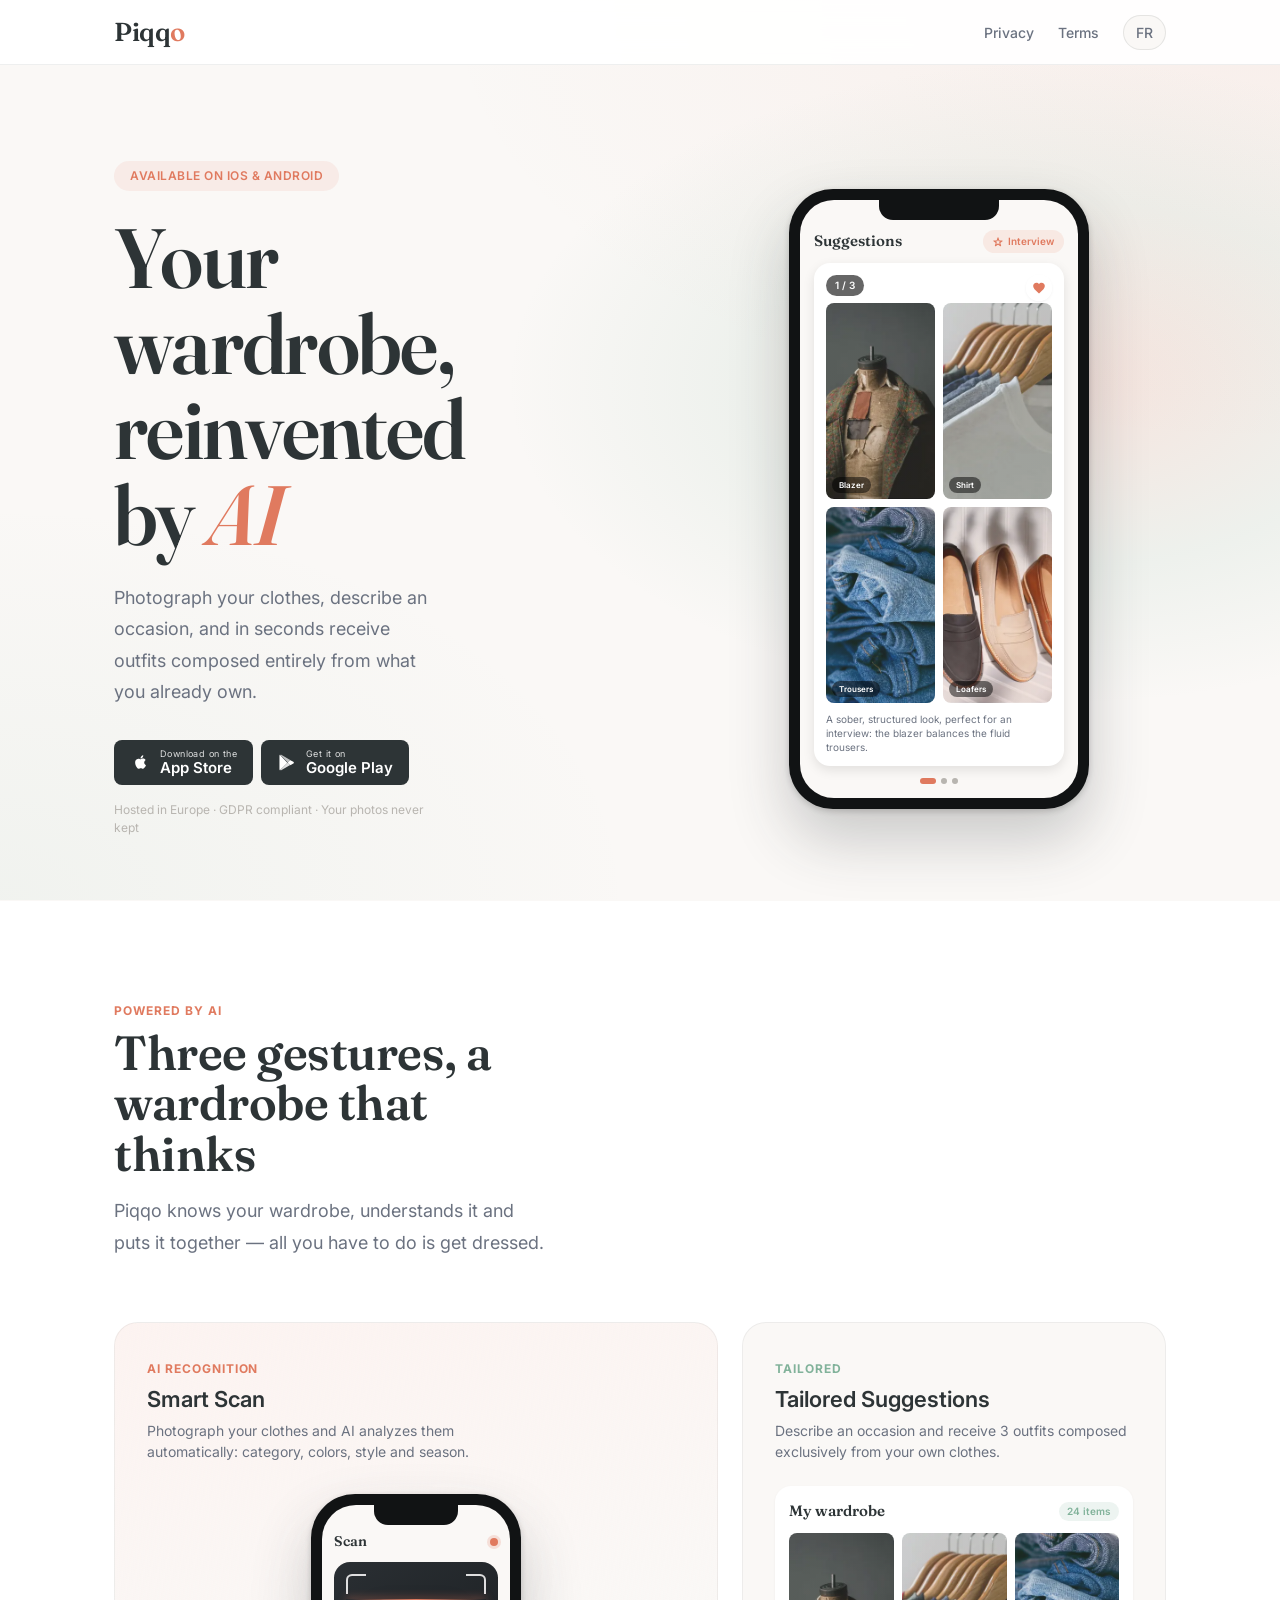
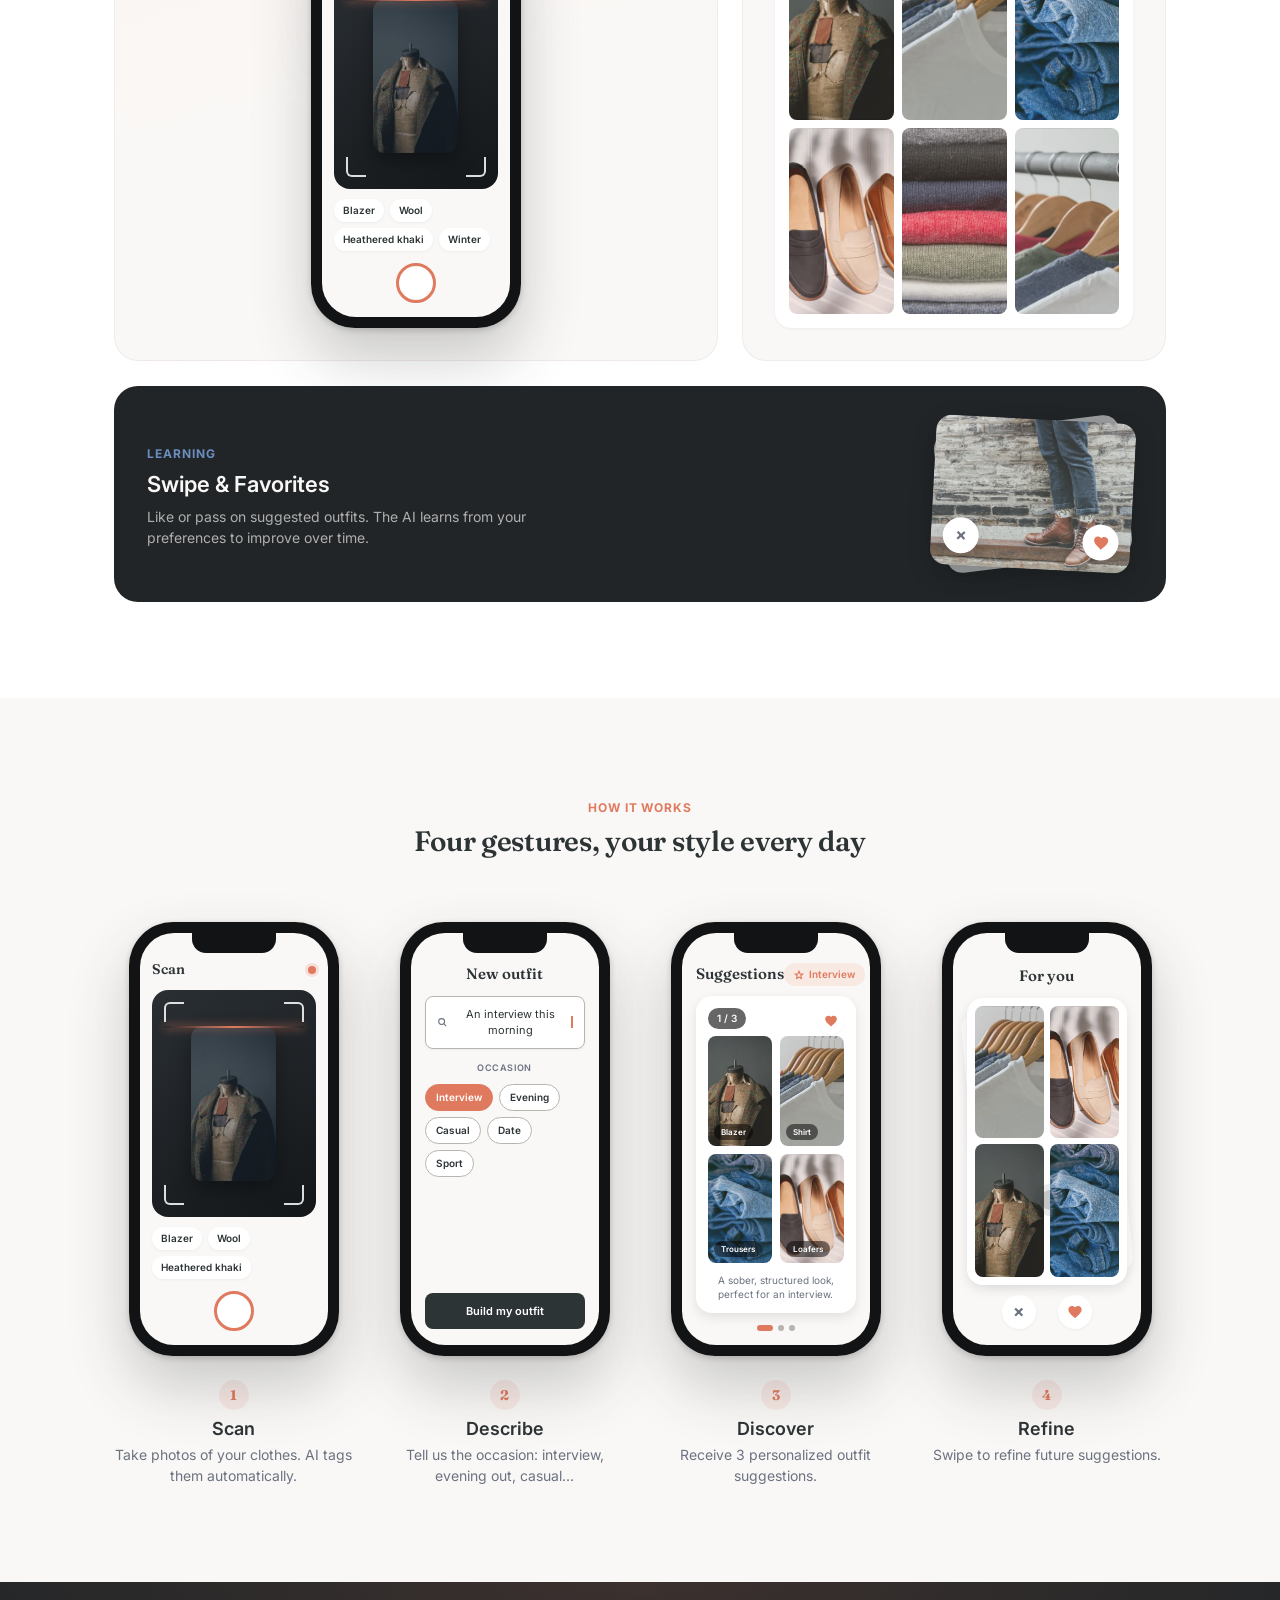
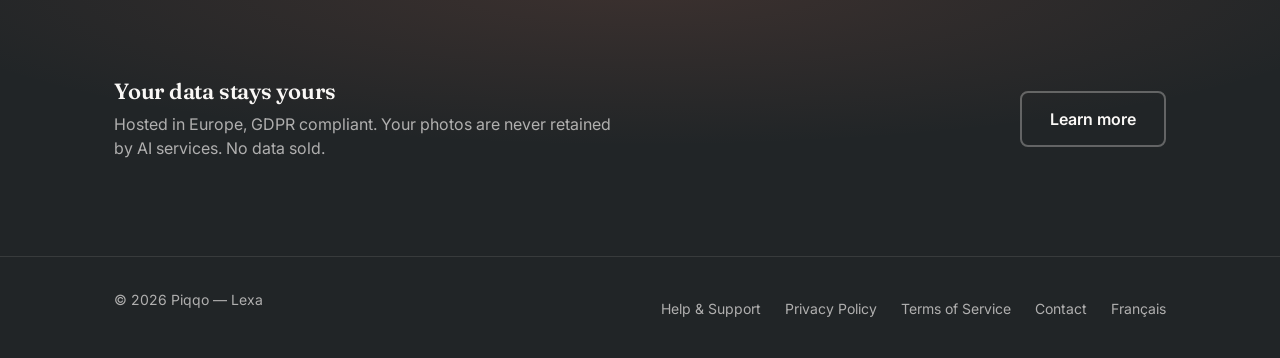
<file: index.html>
<!doctype html>
<html>
  <head>
    <meta charset="UTF-8" />
    <title>Piqqo</title>
    <script>
      // Redirect based on browser language
      var lang = (
        navigator.language ||
        navigator.userLanguage ||
        "fr"
      ).toLowerCase();
      if (lang.startsWith("fr")) {
        window.location.replace("fr/index.html");
      } else {
        window.location.replace("en/index.html");
      }
    </script>
    <noscript>
      <meta http-equiv="refresh" content="0;url=fr/index.html" />
    </noscript>
  </head>
  <body>
    <p>
      Redirecting... <a href="fr/index.html">Francais</a> |
      <a href="en/index.html">English</a>
    </p>
  </body>
</html>
</file>
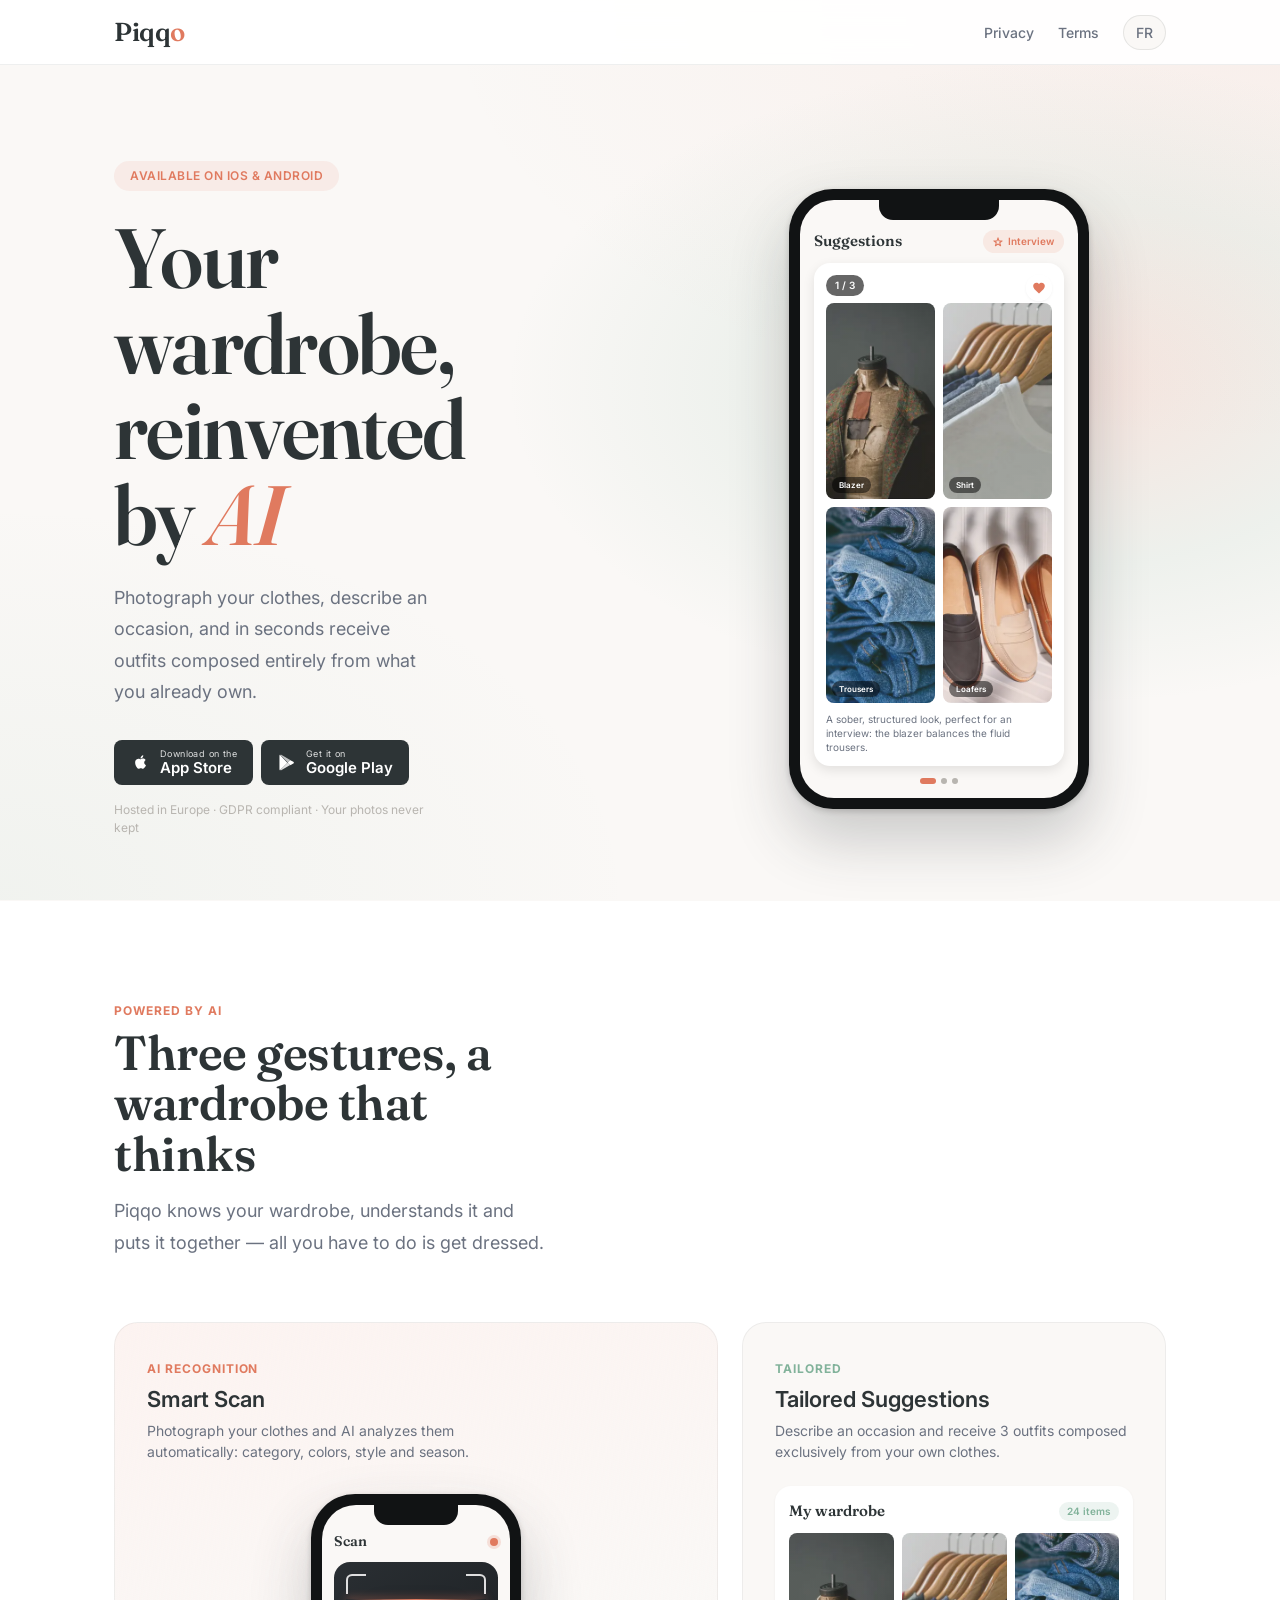
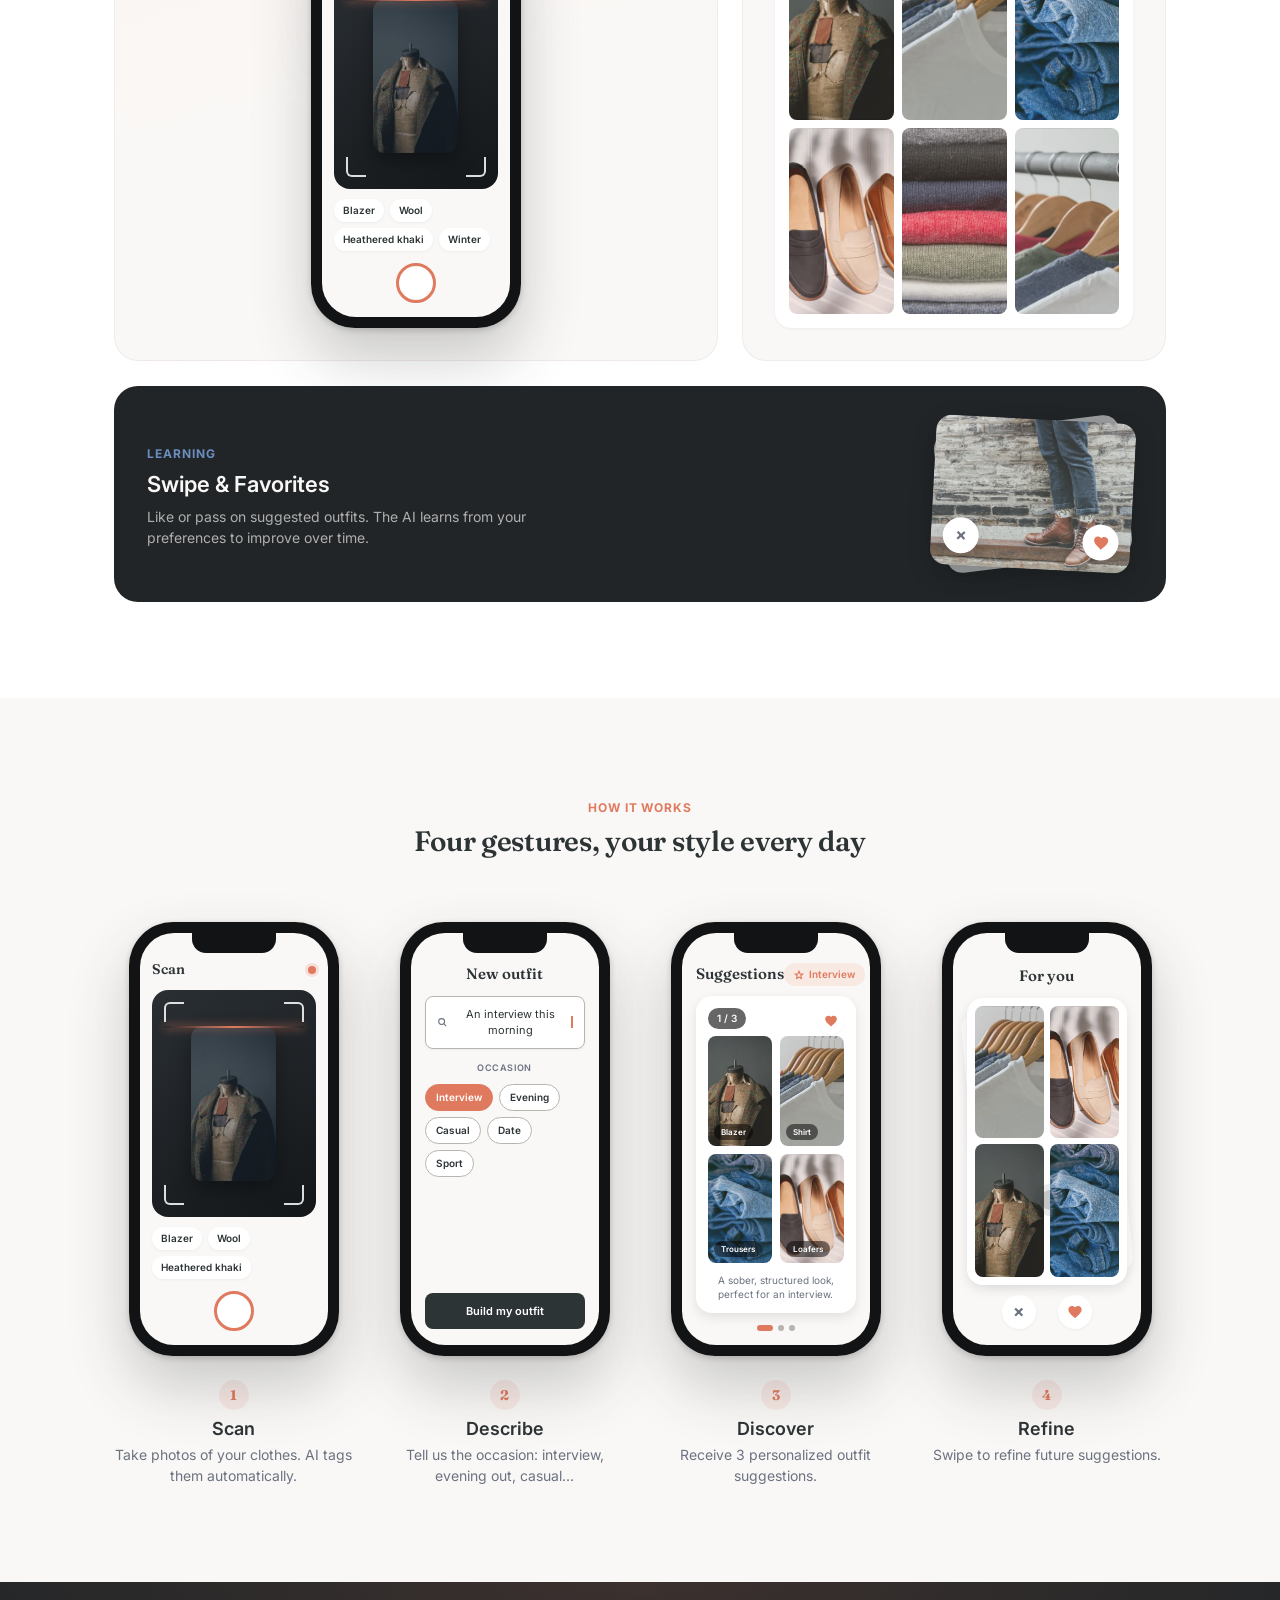
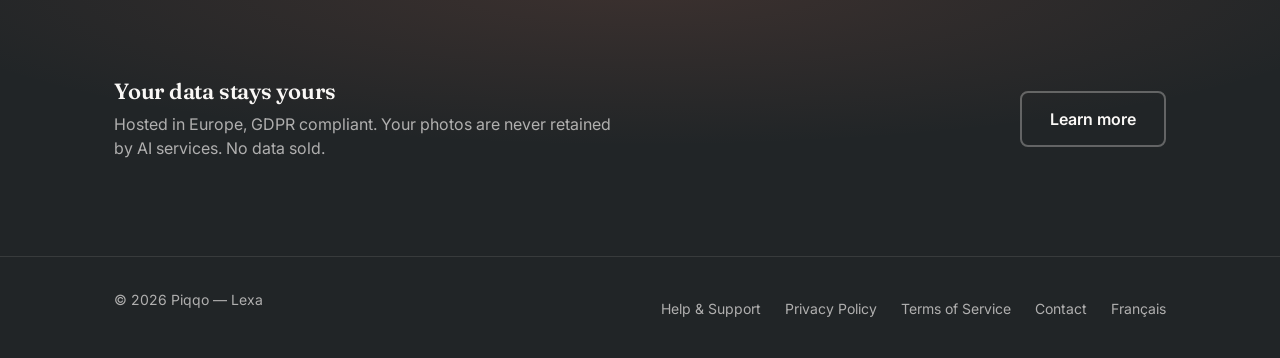
<file: en/index.html>
<!doctype html>
<html lang="en">
  <head>
    <meta charset="UTF-8" />
    <meta name="viewport" content="width=device-width, initial-scale=1.0" />
    <title>Piqqo - Your style, powered by AI</title>
    <meta
      name="description"
      content="Piqqo analyzes your wardrobe and suggests personalized outfits in seconds using AI."
    />
    <link rel="alternate" hreflang="fr" href="../fr/index.html" />
    <link rel="alternate" hreflang="en" href="index.html" />
    <link rel="canonical" href="https://piqqo.app/en/" />
    <link rel="preconnect" href="https://fonts.googleapis.com" />
    <link rel="preconnect" href="https://fonts.gstatic.com" crossorigin />
    <link
      href="https://fonts.googleapis.com/css2?family=Fraunces:ital,opsz,wght@0,9..144,400..700;1,9..144,400..700&family=Inter:wght@400;500;600;700&display=swap"
      rel="stylesheet"
    />
    <link rel="stylesheet" href="../style.css" />
  </head>
  <body class="bg-texture">
    <!-- Navigation -->
    <nav class="nav">
      <div class="nav__inner">
        <a href="index.html" class="nav__logo">Piqq<span>o</span></a>
        <ul class="nav__links">
          <li><a href="privacy.html">Privacy</a></li>
          <li><a href="terms.html">Terms</a></li>
          <li><a href="../fr/index.html" class="nav__lang">FR</a></li>
        </ul>
      </div>
    </nav>

    <!-- Hero -->
    <section class="hero">
      <div class="container">
        <div class="hero__grid">
          <div class="hero__copy">
            <span class="hero__badge">Available on iOS &amp; Android</span>
            <h1 class="hero__title">
              Your wardrobe,<br />reinvented by <em>AI</em>
            </h1>
            <p class="hero__subtitle">
              Photograph your clothes, describe an occasion, and in seconds
              receive outfits composed entirely from what you already own.
            </p>
            <div class="hero__cta">
              <!-- Both stores are live. Apple and Google each route visitors
                   to their local storefront, so no country/locale segment on
                   either URL. -->
              <div class="store-badges">
                <a
                  href="https://apps.apple.com/app/id6760471972"
                  class="store-badge"
                  aria-label="Download Piqqo on the App Store"
                >
                  <svg width="20" height="20" viewBox="0 0 24 24" aria-hidden="true">
                    <path
                      d="M17.05 12.54c-.02-2.02 1.65-2.99 1.72-3.04-.94-1.37-2.4-1.56-2.92-1.58-1.24-.13-2.43.73-3.06.73-.63 0-1.6-.71-2.64-.69-1.36.02-2.61.79-3.31 2.01-1.41 2.45-.36 6.07 1.01 8.06.67.97 1.47 2.06 2.51 2.02 1.01-.04 1.39-.65 2.61-.65 1.22 0 1.56.65 2.63.63 1.09-.02 1.78-.99 2.44-1.97.77-1.13 1.09-2.22 1.11-2.28-.02-.01-2.13-.82-2.15-3.25zM15.03 6.6c.56-.68.94-1.62.83-2.56-.81.03-1.79.54-2.37 1.21-.52.6-.98 1.56-.86 2.48.9.07 1.83-.46 2.4-1.13z"
                    />
                  </svg>
                  <span class="store-badge__label">
                    <span class="store-badge__small">Download on the</span>
                    <span class="store-badge__big">App Store</span>
                  </span>
                </a>
                <a
                  href="https://play.google.com/store/apps/details?id=com.lexa.piqqo"
                  class="store-badge"
                  aria-label="Get Piqqo on Google Play"
                >
                  <svg width="19" height="19" viewBox="0 0 24 24" aria-hidden="true">
                    <path
                      d="M3.6 2.3c-.3.3-.5.8-.5 1.4v16.6c0 .6.2 1.1.5 1.4l.1.1 9.3-9.3v-.2L3.6 2.3zM16.8 15.3l-3.1-3.1v-.2l3.1-3.1.1.1 3.7 2.1c1 .6 1 1.6 0 2.2l-3.7 2.1-.1-.1z"
                    />
                    <path d="M13.7 12.1l-9.4 9.4c.3.3.9.4 1.5 0l10.9-6.2-3-3.2z" opacity="0.85" />
                    <path d="M13.7 11.9l3-3.2L5.8 2.5c-.6-.4-1.2-.3-1.5 0l9.4 9.4z" opacity="0.7" />
                  </svg>
                  <span class="store-badge__label">
                    <span class="store-badge__small">Get it on</span>
                    <span class="store-badge__big">Google Play</span>
                  </span>
                </a>
              </div>
            </div>
            <p class="hero__note">
              Hosted in Europe · GDPR compliant · Your photos never kept
            </p>
          </div>

          <!-- Product mockup: Suggestions screen replica.
               Garment tiles carry real photos from /assets (see style.css) —
               override style="--tile:url(...)" on a .mock-garment to swap one
               for an actual app screenshot. -->
          <div class="hero__visual">
            <div class="mockup" role="img" aria-label="Preview of the Piqqo app: three suggested outfits">
              <div class="mockup__notch"></div>
              <div class="mockup__screen">
                <div class="mock-app">
                  <div class="mock-app__top">
                    <span class="mock-app__title">Suggestions</span>
                    <span class="mock-app__occasion">
                      <svg width="10" height="10" viewBox="0 0 24 24" fill="none" stroke="currentColor" stroke-width="2.5" stroke-linecap="round" stroke-linejoin="round"><path d="M12 2l2.4 7.4H22l-6 4.3 2.3 7.3L12 16.7 5.7 21l2.3-7.3-6-4.3h7.6z"/></svg>
                      Interview
                    </span>
                  </div>
                  <div class="mock-card">
                    <span class="mock-card__badge">1 / 3</span>
                    <span class="mock-card__heart" aria-hidden="true">
                      <svg viewBox="0 0 24 24"><path d="M12 21.35l-1.45-1.32C5.4 15.36 2 12.28 2 8.5 2 5.42 4.42 3 7.5 3c1.74 0 3.41.81 4.5 2.09C13.09 3.81 14.76 3 16.5 3 19.58 3 22 5.42 22 8.5c0 3.78-3.4 6.86-8.55 11.54L12 21.35z"/></svg>
                    </span>
                    <div class="mock-collage">
                      <div class="mock-garment mock-garment--1"><span class="mock-garment__badge">Blazer</span></div>
                      <div class="mock-garment mock-garment--2"><span class="mock-garment__badge">Shirt</span></div>
                      <div class="mock-garment mock-garment--3"><span class="mock-garment__badge">Trousers</span></div>
                      <div class="mock-garment mock-garment--4"><span class="mock-garment__badge">Loafers</span></div>
                    </div>
                    <p class="mock-card__reason">
                      A sober, structured look, perfect for an interview: the
                      blazer balances the fluid trousers.
                    </p>
                  </div>
                  <div class="mock-dots" aria-hidden="true">
                    <span class="mock-dot mock-dot--active"></span>
                    <span class="mock-dot"></span>
                    <span class="mock-dot"></span>
                  </div>
                </div>
              </div>
            </div>
          </div>
        </div>
      </div>
    </section>

    <!-- Features — bento -->
    <section class="bento" id="features">
      <div class="container">
        <div class="bento__header" data-reveal>
          <span class="eyebrow eyebrow--accent">Powered by AI</span>
          <h2>Three gestures, a wardrobe that thinks</h2>
          <p>
            Piqqo knows your wardrobe, understands it and puts it together —
            all you have to do is get dressed.
          </p>
        </div>

        <div class="bento__grid">
          <!-- Smart Scan — showcase cell, reuses the phone-mockup primitive -->
          <article class="bento__cell bento__cell--scan" data-reveal>
            <div class="bento__copy">
              <span class="eyebrow eyebrow--accent">AI recognition</span>
              <h3>Smart Scan</h3>
              <p>
                Photograph your clothes and AI analyzes them automatically:
                category, colors, style and season.
              </p>
            </div>
            <div class="bento__visual">
              <div
                class="mockup mockup--sm"
                role="img"
                aria-label="Piqqo scan screen: analyzing a garment"
              >
                <div class="mockup__notch"></div>
                <div class="mockup__screen">
                  <div class="mock-scan">
                    <div class="mock-scan__bar">
                      <span>Scan</span>
                      <span class="mock-scan__live" aria-hidden="true"></span>
                    </div>
                    <div class="mock-scan__view">
                      <div class="mock-scan__garment"></div>
                      <span class="mock-scan__corner mock-scan__corner--tl"></span>
                      <span class="mock-scan__corner mock-scan__corner--tr"></span>
                      <span class="mock-scan__corner mock-scan__corner--bl"></span>
                      <span class="mock-scan__corner mock-scan__corner--br"></span>
                      <span class="mock-scan__scanline" aria-hidden="true"></span>
                    </div>
                    <div class="mock-scan__tags">
                      <span class="mock-tag">Blazer</span>
                      <span class="mock-tag">Wool</span>
                      <span class="mock-tag">Heathered khaki</span>
                      <span class="mock-tag">Winter</span>
                    </div>
                    <div class="mock-scan__shutter" aria-hidden="true"></div>
                  </div>
                </div>
              </div>
            </div>
          </article>

          <!-- Tailored Suggestions — shows the Wardrobe grid screen (flat card, no device frame) -->
          <article
            class="bento__cell bento__cell--sugg"
            data-reveal
            style="--reveal-delay: 0.08s"
          >
            <div class="bento__copy">
              <span class="eyebrow eyebrow--sage">Tailored</span>
              <h3>Tailored Suggestions</h3>
              <p>
                Describe an occasion and receive 3 outfits composed exclusively
                from your own clothes.
              </p>
            </div>
            <div
              class="mock-wardrobe"
              role="img"
              aria-label="Piqqo wardrobe screen: your digitized wardrobe"
            >
              <div class="mock-wardrobe__bar">
                <span class="mock-wardrobe__title">My wardrobe</span>
                <span class="mock-wardrobe__count">24 items</span>
              </div>
              <div class="mock-wardrobe__grid" aria-hidden="true">
                <span class="mock-tile mock-tile--1"></span>
                <span class="mock-tile mock-tile--2"></span>
                <span class="mock-tile mock-tile--3"></span>
                <span class="mock-tile mock-tile--4"></span>
                <span class="mock-tile mock-tile--5"></span>
                <span class="mock-tile mock-tile--6"></span>
              </div>
            </div>
          </article>

          <!-- Swipe & Favorites — wide banner cell -->
          <article
            class="bento__cell bento__cell--swipe"
            data-reveal
            style="--reveal-delay: 0.16s"
          >
            <div class="bento__copy">
              <span class="eyebrow eyebrow--info">Learning</span>
              <h3>Swipe &amp; Favorites</h3>
              <p>
                Like or pass on suggested outfits. The AI learns from your
                preferences to improve over time.
              </p>
            </div>
            <div class="mock-swipe" role="img" aria-label="Outfit cards to like or pass">
              <div class="mock-swipe__card mock-swipe__card--back"></div>
              <div class="mock-swipe__card mock-swipe__card--front">
                <span class="mock-swipe__pass" aria-hidden="true">&times;</span>
                <span class="mock-swipe__like" aria-hidden="true">
                  <svg viewBox="0 0 24 24"><path d="M12 21.35l-1.45-1.32C5.4 15.36 2 12.28 2 8.5 2 5.42 4.42 3 7.5 3c1.74 0 3.41.81 4.5 2.09C13.09 3.81 14.76 3 16.5 3 19.58 3 22 5.42 22 8.5c0 3.78-3.4 6.86-8.55 11.54L12 21.35z"/></svg>
                </span>
              </div>
            </div>
          </article>
        </div>
      </div>
    </section>

    <!-- How It Works — animated four-step flow.
         Each step reuses the phone-mockup primitive (issue 02) to show a real
         app screen. Steps stagger in on scroll via the reveal harness (main.js,
         issue 01). The final step carries a swipe-gesture micro-animation.
         All motion is gated by prefers-reduced-motion (see style.css). -->
    <section class="how-it-works">
      <div class="container">
        <div class="how-it-works__header" data-reveal>
          <span class="eyebrow eyebrow--accent">How it works</span>
          <h2>Four gestures, your style every day</h2>
        </div>
        <ol class="how-steps">
          <!-- 1 · Scan — camera / scan screen -->
          <li class="how-step" data-reveal>
            <div class="how-step__stage">
              <div
                class="mockup mockup--how"
                role="img"
                aria-label="Piqqo scan screen: analyzing a garment"
              >
                <div class="mockup__notch"></div>
                <div class="mockup__screen">
                  <div class="mock-scan">
                    <div class="mock-scan__bar">
                      <span>Scan</span>
                      <span class="mock-scan__live" aria-hidden="true"></span>
                    </div>
                    <div class="mock-scan__view">
                      <div class="mock-scan__garment"></div>
                      <span class="mock-scan__corner mock-scan__corner--tl"></span>
                      <span class="mock-scan__corner mock-scan__corner--tr"></span>
                      <span class="mock-scan__corner mock-scan__corner--bl"></span>
                      <span class="mock-scan__corner mock-scan__corner--br"></span>
                      <span class="mock-scan__scanline" aria-hidden="true"></span>
                    </div>
                    <div class="mock-scan__tags">
                      <span class="mock-tag">Blazer</span>
                      <span class="mock-tag">Wool</span>
                      <span class="mock-tag">Heathered khaki</span>
                    </div>
                    <div class="mock-scan__shutter" aria-hidden="true"></div>
                  </div>
                </div>
              </div>
            </div>
            <div class="how-step__copy">
              <span class="how-step__num">1</span>
              <h3>Scan</h3>
              <p>Take photos of your clothes. AI tags them automatically.</p>
            </div>
          </li>

          <!-- 2 · Describe — occasion picker screen -->
          <li class="how-step" data-reveal style="--reveal-delay: 0.1s">
            <div class="how-step__stage">
              <div
                class="mockup mockup--how"
                role="img"
                aria-label="Piqqo screen: choosing the occasion for an outfit"
              >
                <div class="mockup__notch"></div>
                <div class="mockup__screen">
                  <div class="mock-occasion">
                    <span class="mock-occasion__title">New outfit</span>
                    <div class="mock-occasion__field">
                      <svg width="12" height="12" viewBox="0 0 24 24" fill="none" stroke="currentColor" stroke-width="2.5" stroke-linecap="round" stroke-linejoin="round" aria-hidden="true"><circle cx="11" cy="11" r="7"/><path d="M21 21l-4.3-4.3"/></svg>
                      <span class="mock-occasion__typed">An interview this morning</span>
                      <span class="mock-occasion__caret" aria-hidden="true"></span>
                    </div>
                    <span class="mock-occasion__label">Occasion</span>
                    <div class="mock-occasion__chips">
                      <span class="mock-chip mock-chip--on">Interview</span>
                      <span class="mock-chip">Evening</span>
                      <span class="mock-chip">Casual</span>
                      <span class="mock-chip">Date</span>
                      <span class="mock-chip">Sport</span>
                    </div>
                    <span class="mock-occasion__cta">Build my outfit</span>
                  </div>
                </div>
              </div>
            </div>
            <div class="how-step__copy">
              <span class="how-step__num">2</span>
              <h3>Describe</h3>
              <p>Tell us the occasion: interview, evening out, casual...</p>
            </div>
          </li>

          <!-- 3 · Discover — Suggestions / OutfitCard screen -->
          <li class="how-step" data-reveal style="--reveal-delay: 0.2s">
            <div class="how-step__stage">
              <div
                class="mockup mockup--how"
                role="img"
                aria-label="Piqqo preview: an outfit suggested from your wardrobe"
              >
                <div class="mockup__notch"></div>
                <div class="mockup__screen">
                  <div class="mock-app">
                    <div class="mock-app__top">
                      <span class="mock-app__title">Suggestions</span>
                      <span class="mock-app__occasion">
                        <svg width="10" height="10" viewBox="0 0 24 24" fill="none" stroke="currentColor" stroke-width="2.5" stroke-linecap="round" stroke-linejoin="round"><path d="M12 2l2.4 7.4H22l-6 4.3 2.3 7.3L12 16.7 5.7 21l2.3-7.3-6-4.3h7.6z"/></svg>
                        Interview
                      </span>
                    </div>
                    <div class="mock-card">
                      <span class="mock-card__badge">1 / 3</span>
                      <span class="mock-card__heart" aria-hidden="true">
                        <svg viewBox="0 0 24 24"><path d="M12 21.35l-1.45-1.32C5.4 15.36 2 12.28 2 8.5 2 5.42 4.42 3 7.5 3c1.74 0 3.41.81 4.5 2.09C13.09 3.81 14.76 3 16.5 3 19.58 3 22 5.42 22 8.5c0 3.78-3.4 6.86-8.55 11.54L12 21.35z"/></svg>
                      </span>
                      <div class="mock-collage">
                        <div class="mock-garment mock-garment--1"><span class="mock-garment__badge">Blazer</span></div>
                        <div class="mock-garment mock-garment--2"><span class="mock-garment__badge">Shirt</span></div>
                        <div class="mock-garment mock-garment--3"><span class="mock-garment__badge">Trousers</span></div>
                        <div class="mock-garment mock-garment--4"><span class="mock-garment__badge">Loafers</span></div>
                      </div>
                      <p class="mock-card__reason">
                        A sober, structured look, perfect for an interview.
                      </p>
                    </div>
                    <div class="mock-dots" aria-hidden="true">
                      <span class="mock-dot mock-dot--active"></span>
                      <span class="mock-dot"></span>
                      <span class="mock-dot"></span>
                    </div>
                  </div>
                </div>
              </div>
            </div>
            <div class="how-step__copy">
              <span class="how-step__num">3</span>
              <h3>Discover</h3>
              <p>Receive 3 personalized outfit suggestions.</p>
            </div>
          </li>

          <!-- 4 · Refine — swipe-gesture micro-animation -->
          <li class="how-step" data-reveal style="--reveal-delay: 0.3s">
            <div class="how-step__stage">
              <div
                class="mockup mockup--how"
                role="img"
                aria-label="Piqqo screen: swipe an outfit to refine suggestions"
              >
                <div class="mockup__notch"></div>
                <div class="mockup__screen">
                  <div class="mock-refine">
                    <div class="mock-refine__bar">
                      <span>For you</span>
                    </div>
                    <div class="mock-refine__deck">
                      <div class="mock-refine__card mock-refine__card--back" aria-hidden="true"></div>
                      <div class="mock-refine__card mock-refine__card--front">
                        <span class="mock-refine__stamp" aria-hidden="true">Like</span>
                        <div class="mock-collage mock-collage--refine">
                          <div class="mock-garment mock-garment--2"></div>
                          <div class="mock-garment mock-garment--4"></div>
                          <div class="mock-garment mock-garment--1"></div>
                          <div class="mock-garment mock-garment--3"></div>
                        </div>
                      </div>
                      <span class="mock-refine__hand" aria-hidden="true"></span>
                    </div>
                    <div class="mock-refine__actions" aria-hidden="true">
                      <span class="mock-refine__btn mock-refine__btn--pass">&times;</span>
                      <span class="mock-refine__btn mock-refine__btn--like">
                        <svg viewBox="0 0 24 24"><path d="M12 21.35l-1.45-1.32C5.4 15.36 2 12.28 2 8.5 2 5.42 4.42 3 7.5 3c1.74 0 3.41.81 4.5 2.09C13.09 3.81 14.76 3 16.5 3 19.58 3 22 5.42 22 8.5c0 3.78-3.4 6.86-8.55 11.54L12 21.35z"/></svg>
                      </span>
                    </div>
                  </div>
                </div>
              </div>
            </div>
            <div class="how-step__copy">
              <span class="how-step__num">4</span>
              <h3>Refine</h3>
              <p>Swipe to refine future suggestions.</p>
            </div>
          </li>
        </ol>
      </div>
    </section>

    <!-- Privacy band -->
    <section class="privacy-band section--dark">
      <div class="container">
        <div class="privacy-band__inner" data-reveal>
          <div>
            <h2>Your data stays yours</h2>
            <p>
              Hosted in Europe, GDPR compliant. Your photos are never retained
              by AI services. No data sold.
            </p>
          </div>
          <a href="privacy.html" class="btn btn--outline">Learn more</a>
        </div>
      </div>
    </section>

    <!-- Footer -->
    <footer class="footer">
      <div class="container">
        <div class="footer__inner">
          <p class="footer__copy">&copy; 2026 Piqqo — Lexa</p>
          <ul class="footer__links">
            <li><a href="support.html">Help & Support</a></li>
            <li><a href="privacy.html">Privacy Policy</a></li>
            <li><a href="terms.html">Terms of Service</a></li>
            <li><a href="mailto:piqqo@lexa.bzh">Contact</a></li>
            <li><a href="../fr/index.html">Français</a></li>
          </ul>
        </div>
      </div>
    </footer>

    <script src="../main.js" defer></script>
  </body>
</html>
</file>
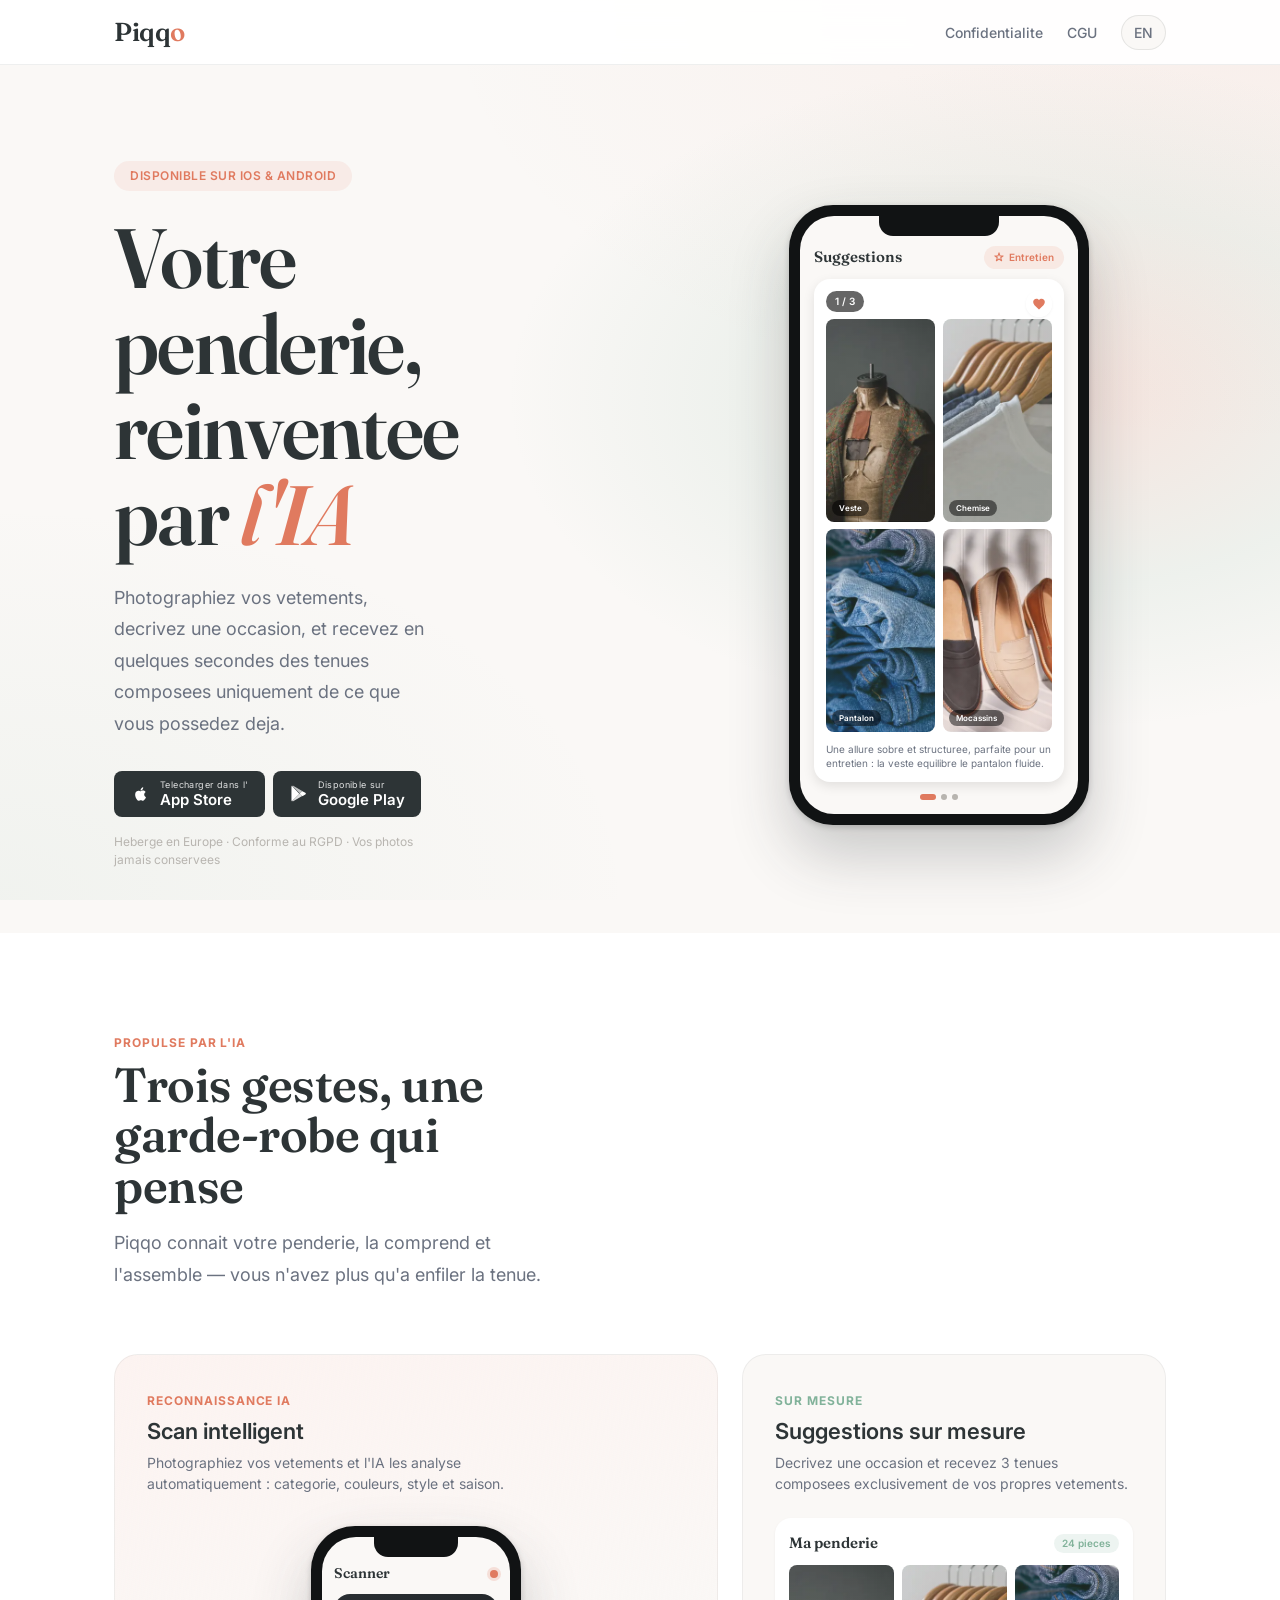
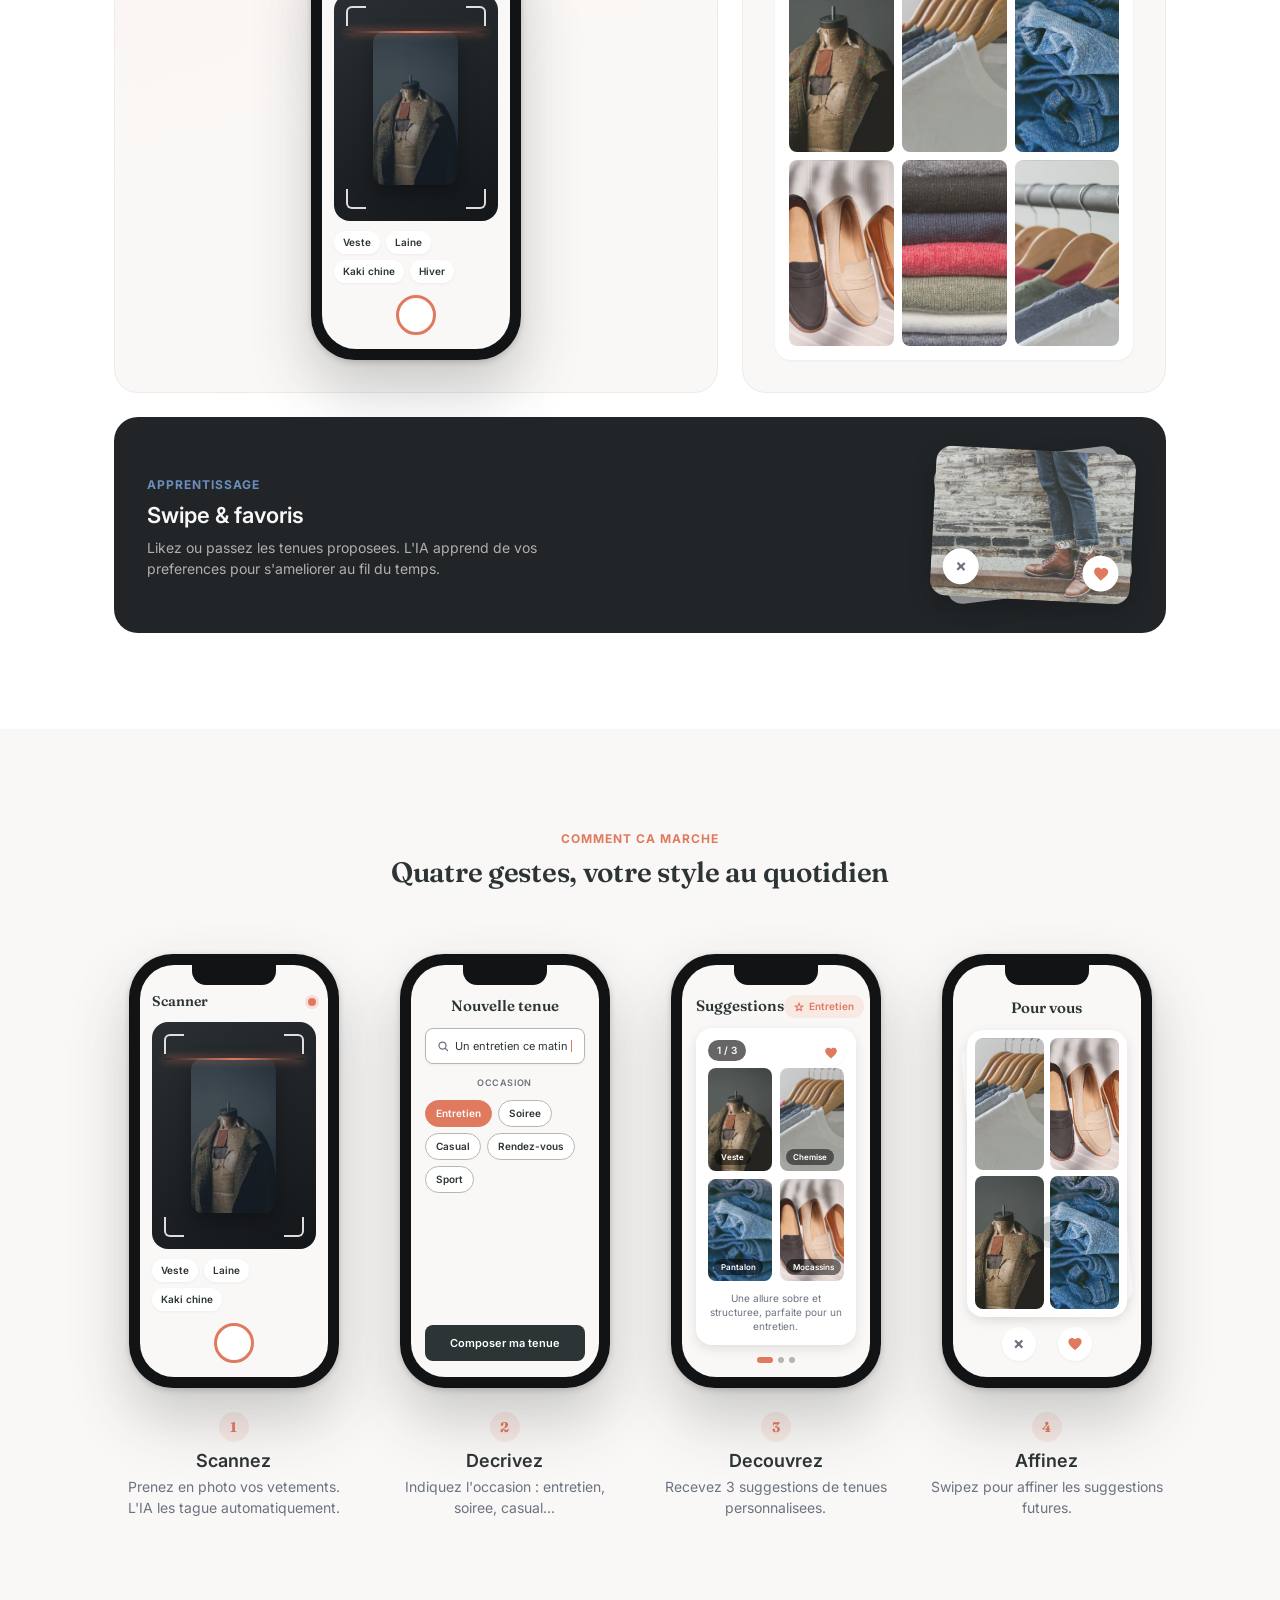
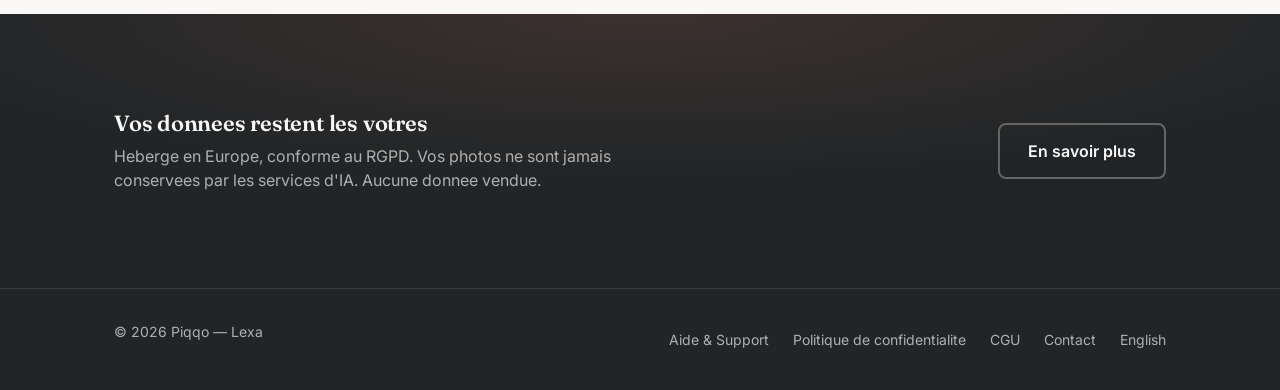
<file: fr/index.html>
<!doctype html>
<html lang="fr">
  <head>
    <meta charset="UTF-8" />
    <meta name="viewport" content="width=device-width, initial-scale=1.0" />
    <title>Piqqo - Votre style, propulse par l'IA</title>
    <meta
      name="description"
      content="Piqqo analyse votre garde-robe et vous suggere des tenues personnalisees en quelques secondes grace a l'IA."
    />
    <link rel="alternate" hreflang="en" href="../en/index.html" />
    <link rel="alternate" hreflang="fr" href="index.html" />
    <link rel="canonical" href="https://piqqo.app/fr/" />
    <link rel="preconnect" href="https://fonts.googleapis.com" />
    <link rel="preconnect" href="https://fonts.gstatic.com" crossorigin />
    <link
      href="https://fonts.googleapis.com/css2?family=Fraunces:ital,opsz,wght@0,9..144,400..700;1,9..144,400..700&family=Inter:wght@400;500;600;700&display=swap"
      rel="stylesheet"
    />
    <link rel="stylesheet" href="../style.css" />
  </head>
  <body class="bg-texture">
    <!-- Navigation -->
    <nav class="nav">
      <div class="nav__inner">
        <a href="index.html" class="nav__logo">Piqq<span>o</span></a>
        <ul class="nav__links">
          <li><a href="privacy.html">Confidentialite</a></li>
          <li><a href="terms.html">CGU</a></li>
          <li><a href="../en/index.html" class="nav__lang">EN</a></li>
        </ul>
      </div>
    </nav>

    <!-- Hero -->
    <section class="hero">
      <div class="container">
        <div class="hero__grid">
          <div class="hero__copy">
            <span class="hero__badge">Disponible sur iOS &amp; Android</span>
            <h1 class="hero__title">
              Votre penderie,<br />reinventee par <em>l'IA</em>
            </h1>
            <p class="hero__subtitle">
              Photographiez vos vetements, decrivez une occasion, et recevez en
              quelques secondes des tenues composees uniquement de ce que vous
              possedez deja.
            </p>
            <div class="hero__cta">
              <!-- Both stores are live. Apple and Google each route visitors
                   to their local storefront, so no country/locale segment on
                   either URL. -->
              <div class="store-badges">
                <a
                  href="https://apps.apple.com/app/id6760471972"
                  class="store-badge"
                  aria-label="Telecharger Piqqo dans l'App Store"
                >
                  <svg width="20" height="20" viewBox="0 0 24 24" aria-hidden="true">
                    <path
                      d="M17.05 12.54c-.02-2.02 1.65-2.99 1.72-3.04-.94-1.37-2.4-1.56-2.92-1.58-1.24-.13-2.43.73-3.06.73-.63 0-1.6-.71-2.64-.69-1.36.02-2.61.79-3.31 2.01-1.41 2.45-.36 6.07 1.01 8.06.67.97 1.47 2.06 2.51 2.02 1.01-.04 1.39-.65 2.61-.65 1.22 0 1.56.65 2.63.63 1.09-.02 1.78-.99 2.44-1.97.77-1.13 1.09-2.22 1.11-2.28-.02-.01-2.13-.82-2.15-3.25zM15.03 6.6c.56-.68.94-1.62.83-2.56-.81.03-1.79.54-2.37 1.21-.52.6-.98 1.56-.86 2.48.9.07 1.83-.46 2.4-1.13z"
                    />
                  </svg>
                  <span class="store-badge__label">
                    <span class="store-badge__small">Telecharger dans l'</span>
                    <span class="store-badge__big">App Store</span>
                  </span>
                </a>
                <a
                  href="https://play.google.com/store/apps/details?id=com.lexa.piqqo"
                  class="store-badge"
                  aria-label="Telecharger Piqqo sur Google Play"
                >
                  <svg width="19" height="19" viewBox="0 0 24 24" aria-hidden="true">
                    <path
                      d="M3.6 2.3c-.3.3-.5.8-.5 1.4v16.6c0 .6.2 1.1.5 1.4l.1.1 9.3-9.3v-.2L3.6 2.3zM16.8 15.3l-3.1-3.1v-.2l3.1-3.1.1.1 3.7 2.1c1 .6 1 1.6 0 2.2l-3.7 2.1-.1-.1z"
                    />
                    <path d="M13.7 12.1l-9.4 9.4c.3.3.9.4 1.5 0l10.9-6.2-3-3.2z" opacity="0.85" />
                    <path d="M13.7 11.9l3-3.2L5.8 2.5c-.6-.4-1.2-.3-1.5 0l9.4 9.4z" opacity="0.7" />
                  </svg>
                  <span class="store-badge__label">
                    <span class="store-badge__small">Disponible sur</span>
                    <span class="store-badge__big">Google Play</span>
                  </span>
                </a>
              </div>
            </div>
            <p class="hero__note">
              Heberge en Europe · Conforme au RGPD · Vos photos jamais conservees
            </p>
          </div>

          <!-- Product mockup: Suggestions screen replica.
               Garment tiles carry real photos from /assets (see style.css) —
               override style="--tile:url(...)" on a .mock-garment to swap one
               for an actual app screenshot. -->
          <div class="hero__visual">
            <div class="mockup" role="img" aria-label="Apercu de l'application Piqqo : trois tenues suggerees">
              <div class="mockup__notch"></div>
              <div class="mockup__screen">
                <div class="mock-app">
                  <div class="mock-app__top">
                    <span class="mock-app__title">Suggestions</span>
                    <span class="mock-app__occasion">
                      <svg width="10" height="10" viewBox="0 0 24 24" fill="none" stroke="currentColor" stroke-width="2.5" stroke-linecap="round" stroke-linejoin="round"><path d="M12 2l2.4 7.4H22l-6 4.3 2.3 7.3L12 16.7 5.7 21l2.3-7.3-6-4.3h7.6z"/></svg>
                      Entretien
                    </span>
                  </div>
                  <div class="mock-card">
                    <span class="mock-card__badge">1 / 3</span>
                    <span class="mock-card__heart" aria-hidden="true">
                      <svg viewBox="0 0 24 24"><path d="M12 21.35l-1.45-1.32C5.4 15.36 2 12.28 2 8.5 2 5.42 4.42 3 7.5 3c1.74 0 3.41.81 4.5 2.09C13.09 3.81 14.76 3 16.5 3 19.58 3 22 5.42 22 8.5c0 3.78-3.4 6.86-8.55 11.54L12 21.35z"/></svg>
                    </span>
                    <div class="mock-collage">
                      <div class="mock-garment mock-garment--1"><span class="mock-garment__badge">Veste</span></div>
                      <div class="mock-garment mock-garment--2"><span class="mock-garment__badge">Chemise</span></div>
                      <div class="mock-garment mock-garment--3"><span class="mock-garment__badge">Pantalon</span></div>
                      <div class="mock-garment mock-garment--4"><span class="mock-garment__badge">Mocassins</span></div>
                    </div>
                    <p class="mock-card__reason">
                      Une allure sobre et structuree, parfaite pour un entretien :
                      la veste equilibre le pantalon fluide.
                    </p>
                  </div>
                  <div class="mock-dots" aria-hidden="true">
                    <span class="mock-dot mock-dot--active"></span>
                    <span class="mock-dot"></span>
                    <span class="mock-dot"></span>
                  </div>
                </div>
              </div>
            </div>
          </div>
        </div>
      </div>
    </section>

    <!-- Features — bento -->
    <section class="bento" id="features">
      <div class="container">
        <div class="bento__header" data-reveal>
          <span class="eyebrow eyebrow--accent">Propulse par l'IA</span>
          <h2>Trois gestes, une garde-robe qui pense</h2>
          <p>
            Piqqo connait votre penderie, la comprend et l'assemble — vous
            n'avez plus qu'a enfiler la tenue.
          </p>
        </div>

        <div class="bento__grid">
          <!-- Scan intelligent — showcase cell, reuses the phone-mockup primitive -->
          <article class="bento__cell bento__cell--scan" data-reveal>
            <div class="bento__copy">
              <span class="eyebrow eyebrow--accent">Reconnaissance IA</span>
              <h3>Scan intelligent</h3>
              <p>
                Photographiez vos vetements et l'IA les analyse automatiquement :
                categorie, couleurs, style et saison.
              </p>
            </div>
            <div class="bento__visual">
              <div
                class="mockup mockup--sm"
                role="img"
                aria-label="Ecran de scan Piqqo : analyse d'un vetement en cours"
              >
                <div class="mockup__notch"></div>
                <div class="mockup__screen">
                  <div class="mock-scan">
                    <div class="mock-scan__bar">
                      <span>Scanner</span>
                      <span class="mock-scan__live" aria-hidden="true"></span>
                    </div>
                    <div class="mock-scan__view">
                      <div class="mock-scan__garment"></div>
                      <span class="mock-scan__corner mock-scan__corner--tl"></span>
                      <span class="mock-scan__corner mock-scan__corner--tr"></span>
                      <span class="mock-scan__corner mock-scan__corner--bl"></span>
                      <span class="mock-scan__corner mock-scan__corner--br"></span>
                      <span class="mock-scan__scanline" aria-hidden="true"></span>
                    </div>
                    <div class="mock-scan__tags">
                      <span class="mock-tag">Veste</span>
                      <span class="mock-tag">Laine</span>
                      <span class="mock-tag">Kaki chine</span>
                      <span class="mock-tag">Hiver</span>
                    </div>
                    <div class="mock-scan__shutter" aria-hidden="true"></div>
                  </div>
                </div>
              </div>
            </div>
          </article>

          <!-- Suggestions sur mesure — shows the Wardrobe grid screen (flat card, no device frame) -->
          <article
            class="bento__cell bento__cell--sugg"
            data-reveal
            style="--reveal-delay: 0.08s"
          >
            <div class="bento__copy">
              <span class="eyebrow eyebrow--sage">Sur mesure</span>
              <h3>Suggestions sur mesure</h3>
              <p>
                Decrivez une occasion et recevez 3 tenues composees exclusivement
                de vos propres vetements.
              </p>
            </div>
            <div
              class="mock-wardrobe"
              role="img"
              aria-label="Ecran penderie Piqqo : votre garde-robe numerisee"
            >
              <div class="mock-wardrobe__bar">
                <span class="mock-wardrobe__title">Ma penderie</span>
                <span class="mock-wardrobe__count">24 pieces</span>
              </div>
              <div class="mock-wardrobe__grid" aria-hidden="true">
                <span class="mock-tile mock-tile--1"></span>
                <span class="mock-tile mock-tile--2"></span>
                <span class="mock-tile mock-tile--3"></span>
                <span class="mock-tile mock-tile--4"></span>
                <span class="mock-tile mock-tile--5"></span>
                <span class="mock-tile mock-tile--6"></span>
              </div>
            </div>
          </article>

          <!-- Swipe & favoris — wide banner cell -->
          <article
            class="bento__cell bento__cell--swipe"
            data-reveal
            style="--reveal-delay: 0.16s"
          >
            <div class="bento__copy">
              <span class="eyebrow eyebrow--info">Apprentissage</span>
              <h3>Swipe & favoris</h3>
              <p>
                Likez ou passez les tenues proposees. L'IA apprend de vos
                preferences pour s'ameliorer au fil du temps.
              </p>
            </div>
            <div class="mock-swipe" role="img" aria-label="Cartes de tenues a liker ou passer">
              <div class="mock-swipe__card mock-swipe__card--back"></div>
              <div class="mock-swipe__card mock-swipe__card--front">
                <span class="mock-swipe__pass" aria-hidden="true">&times;</span>
                <span class="mock-swipe__like" aria-hidden="true">
                  <svg viewBox="0 0 24 24"><path d="M12 21.35l-1.45-1.32C5.4 15.36 2 12.28 2 8.5 2 5.42 4.42 3 7.5 3c1.74 0 3.41.81 4.5 2.09C13.09 3.81 14.76 3 16.5 3 19.58 3 22 5.42 22 8.5c0 3.78-3.4 6.86-8.55 11.54L12 21.35z"/></svg>
                </span>
              </div>
            </div>
          </article>
        </div>
      </div>
    </section>

    <!-- How It Works — animated four-step flow.
         Each step reuses the phone-mockup primitive (issue 02) to show a real
         app screen. Steps stagger in on scroll via the reveal harness (main.js,
         issue 01). The final step carries a swipe-gesture micro-animation.
         All motion is gated by prefers-reduced-motion (see style.css). -->
    <section class="how-it-works">
      <div class="container">
        <div class="how-it-works__header" data-reveal>
          <span class="eyebrow eyebrow--accent">Comment ca marche</span>
          <h2>Quatre gestes, votre style au quotidien</h2>
        </div>
        <ol class="how-steps">
          <!-- 1 · Scannez — camera / scan screen -->
          <li class="how-step" data-reveal>
            <div class="how-step__stage">
              <div
                class="mockup mockup--how"
                role="img"
                aria-label="Ecran de scan Piqqo : analyse d'un vetement en cours"
              >
                <div class="mockup__notch"></div>
                <div class="mockup__screen">
                  <div class="mock-scan">
                    <div class="mock-scan__bar">
                      <span>Scanner</span>
                      <span class="mock-scan__live" aria-hidden="true"></span>
                    </div>
                    <div class="mock-scan__view">
                      <div class="mock-scan__garment"></div>
                      <span class="mock-scan__corner mock-scan__corner--tl"></span>
                      <span class="mock-scan__corner mock-scan__corner--tr"></span>
                      <span class="mock-scan__corner mock-scan__corner--bl"></span>
                      <span class="mock-scan__corner mock-scan__corner--br"></span>
                      <span class="mock-scan__scanline" aria-hidden="true"></span>
                    </div>
                    <div class="mock-scan__tags">
                      <span class="mock-tag">Veste</span>
                      <span class="mock-tag">Laine</span>
                      <span class="mock-tag">Kaki chine</span>
                    </div>
                    <div class="mock-scan__shutter" aria-hidden="true"></div>
                  </div>
                </div>
              </div>
            </div>
            <div class="how-step__copy">
              <span class="how-step__num">1</span>
              <h3>Scannez</h3>
              <p>Prenez en photo vos vetements. L'IA les tague automatiquement.</p>
            </div>
          </li>

          <!-- 2 · Decrivez — occasion picker screen -->
          <li class="how-step" data-reveal style="--reveal-delay: 0.1s">
            <div class="how-step__stage">
              <div
                class="mockup mockup--how"
                role="img"
                aria-label="Ecran Piqqo : choix de l'occasion pour une tenue"
              >
                <div class="mockup__notch"></div>
                <div class="mockup__screen">
                  <div class="mock-occasion">
                    <span class="mock-occasion__title">Nouvelle tenue</span>
                    <div class="mock-occasion__field">
                      <svg width="12" height="12" viewBox="0 0 24 24" fill="none" stroke="currentColor" stroke-width="2.5" stroke-linecap="round" stroke-linejoin="round" aria-hidden="true"><circle cx="11" cy="11" r="7"/><path d="M21 21l-4.3-4.3"/></svg>
                      <span class="mock-occasion__typed">Un entretien ce matin</span>
                      <span class="mock-occasion__caret" aria-hidden="true"></span>
                    </div>
                    <span class="mock-occasion__label">Occasion</span>
                    <div class="mock-occasion__chips">
                      <span class="mock-chip mock-chip--on">Entretien</span>
                      <span class="mock-chip">Soiree</span>
                      <span class="mock-chip">Casual</span>
                      <span class="mock-chip">Rendez-vous</span>
                      <span class="mock-chip">Sport</span>
                    </div>
                    <span class="mock-occasion__cta">Composer ma tenue</span>
                  </div>
                </div>
              </div>
            </div>
            <div class="how-step__copy">
              <span class="how-step__num">2</span>
              <h3>Decrivez</h3>
              <p>Indiquez l'occasion : entretien, soiree, casual...</p>
            </div>
          </li>

          <!-- 3 · Decouvrez — Suggestions / OutfitCard screen -->
          <li class="how-step" data-reveal style="--reveal-delay: 0.2s">
            <div class="how-step__stage">
              <div
                class="mockup mockup--how"
                role="img"
                aria-label="Apercu Piqqo : une tenue suggeree a partir de votre penderie"
              >
                <div class="mockup__notch"></div>
                <div class="mockup__screen">
                  <div class="mock-app">
                    <div class="mock-app__top">
                      <span class="mock-app__title">Suggestions</span>
                      <span class="mock-app__occasion">
                        <svg width="10" height="10" viewBox="0 0 24 24" fill="none" stroke="currentColor" stroke-width="2.5" stroke-linecap="round" stroke-linejoin="round"><path d="M12 2l2.4 7.4H22l-6 4.3 2.3 7.3L12 16.7 5.7 21l2.3-7.3-6-4.3h7.6z"/></svg>
                        Entretien
                      </span>
                    </div>
                    <div class="mock-card">
                      <span class="mock-card__badge">1 / 3</span>
                      <span class="mock-card__heart" aria-hidden="true">
                        <svg viewBox="0 0 24 24"><path d="M12 21.35l-1.45-1.32C5.4 15.36 2 12.28 2 8.5 2 5.42 4.42 3 7.5 3c1.74 0 3.41.81 4.5 2.09C13.09 3.81 14.76 3 16.5 3 19.58 3 22 5.42 22 8.5c0 3.78-3.4 6.86-8.55 11.54L12 21.35z"/></svg>
                      </span>
                      <div class="mock-collage">
                        <div class="mock-garment mock-garment--1"><span class="mock-garment__badge">Veste</span></div>
                        <div class="mock-garment mock-garment--2"><span class="mock-garment__badge">Chemise</span></div>
                        <div class="mock-garment mock-garment--3"><span class="mock-garment__badge">Pantalon</span></div>
                        <div class="mock-garment mock-garment--4"><span class="mock-garment__badge">Mocassins</span></div>
                      </div>
                      <p class="mock-card__reason">
                        Une allure sobre et structuree, parfaite pour un entretien.
                      </p>
                    </div>
                    <div class="mock-dots" aria-hidden="true">
                      <span class="mock-dot mock-dot--active"></span>
                      <span class="mock-dot"></span>
                      <span class="mock-dot"></span>
                    </div>
                  </div>
                </div>
              </div>
            </div>
            <div class="how-step__copy">
              <span class="how-step__num">3</span>
              <h3>Decouvrez</h3>
              <p>Recevez 3 suggestions de tenues personnalisees.</p>
            </div>
          </li>

          <!-- 4 · Affinez — swipe-gesture micro-animation -->
          <li class="how-step" data-reveal style="--reveal-delay: 0.3s">
            <div class="how-step__stage">
              <div
                class="mockup mockup--how"
                role="img"
                aria-label="Ecran Piqqo : swiper une tenue pour affiner les suggestions"
              >
                <div class="mockup__notch"></div>
                <div class="mockup__screen">
                  <div class="mock-refine">
                    <div class="mock-refine__bar">
                      <span>Pour vous</span>
                    </div>
                    <div class="mock-refine__deck">
                      <div class="mock-refine__card mock-refine__card--back" aria-hidden="true"></div>
                      <div class="mock-refine__card mock-refine__card--front">
                        <span class="mock-refine__stamp" aria-hidden="true">J'aime</span>
                        <div class="mock-collage mock-collage--refine">
                          <div class="mock-garment mock-garment--2"></div>
                          <div class="mock-garment mock-garment--4"></div>
                          <div class="mock-garment mock-garment--1"></div>
                          <div class="mock-garment mock-garment--3"></div>
                        </div>
                      </div>
                      <span class="mock-refine__hand" aria-hidden="true"></span>
                    </div>
                    <div class="mock-refine__actions" aria-hidden="true">
                      <span class="mock-refine__btn mock-refine__btn--pass">&times;</span>
                      <span class="mock-refine__btn mock-refine__btn--like">
                        <svg viewBox="0 0 24 24"><path d="M12 21.35l-1.45-1.32C5.4 15.36 2 12.28 2 8.5 2 5.42 4.42 3 7.5 3c1.74 0 3.41.81 4.5 2.09C13.09 3.81 14.76 3 16.5 3 19.58 3 22 5.42 22 8.5c0 3.78-3.4 6.86-8.55 11.54L12 21.35z"/></svg>
                      </span>
                    </div>
                  </div>
                </div>
              </div>
            </div>
            <div class="how-step__copy">
              <span class="how-step__num">4</span>
              <h3>Affinez</h3>
              <p>Swipez pour affiner les suggestions futures.</p>
            </div>
          </li>
        </ol>
      </div>
    </section>

    <!-- Privacy band -->
    <section class="privacy-band section--dark">
      <div class="container">
        <div class="privacy-band__inner" data-reveal>
          <div>
            <h2>Vos donnees restent les votres</h2>
            <p>
              Heberge en Europe, conforme au RGPD. Vos photos ne sont jamais
              conservees par les services d'IA. Aucune donnee vendue.
            </p>
          </div>
          <a href="privacy.html" class="btn btn--outline">En savoir plus</a>
        </div>
      </div>
    </section>

    <!-- Footer -->
    <footer class="footer">
      <div class="container">
        <div class="footer__inner">
          <p class="footer__copy">&copy; 2026 Piqqo — Lexa</p>
          <ul class="footer__links">
            <li><a href="support.html">Aide & Support</a></li>
            <li><a href="privacy.html">Politique de confidentialite</a></li>
            <li><a href="terms.html">CGU</a></li>
            <li><a href="mailto:piqqo@lexa.bzh">Contact</a></li>
            <li><a href="../en/index.html">English</a></li>
          </ul>
        </div>
      </div>
    </footer>

    <script src="../main.js" defer></script>
  </body>
</html>
</file>
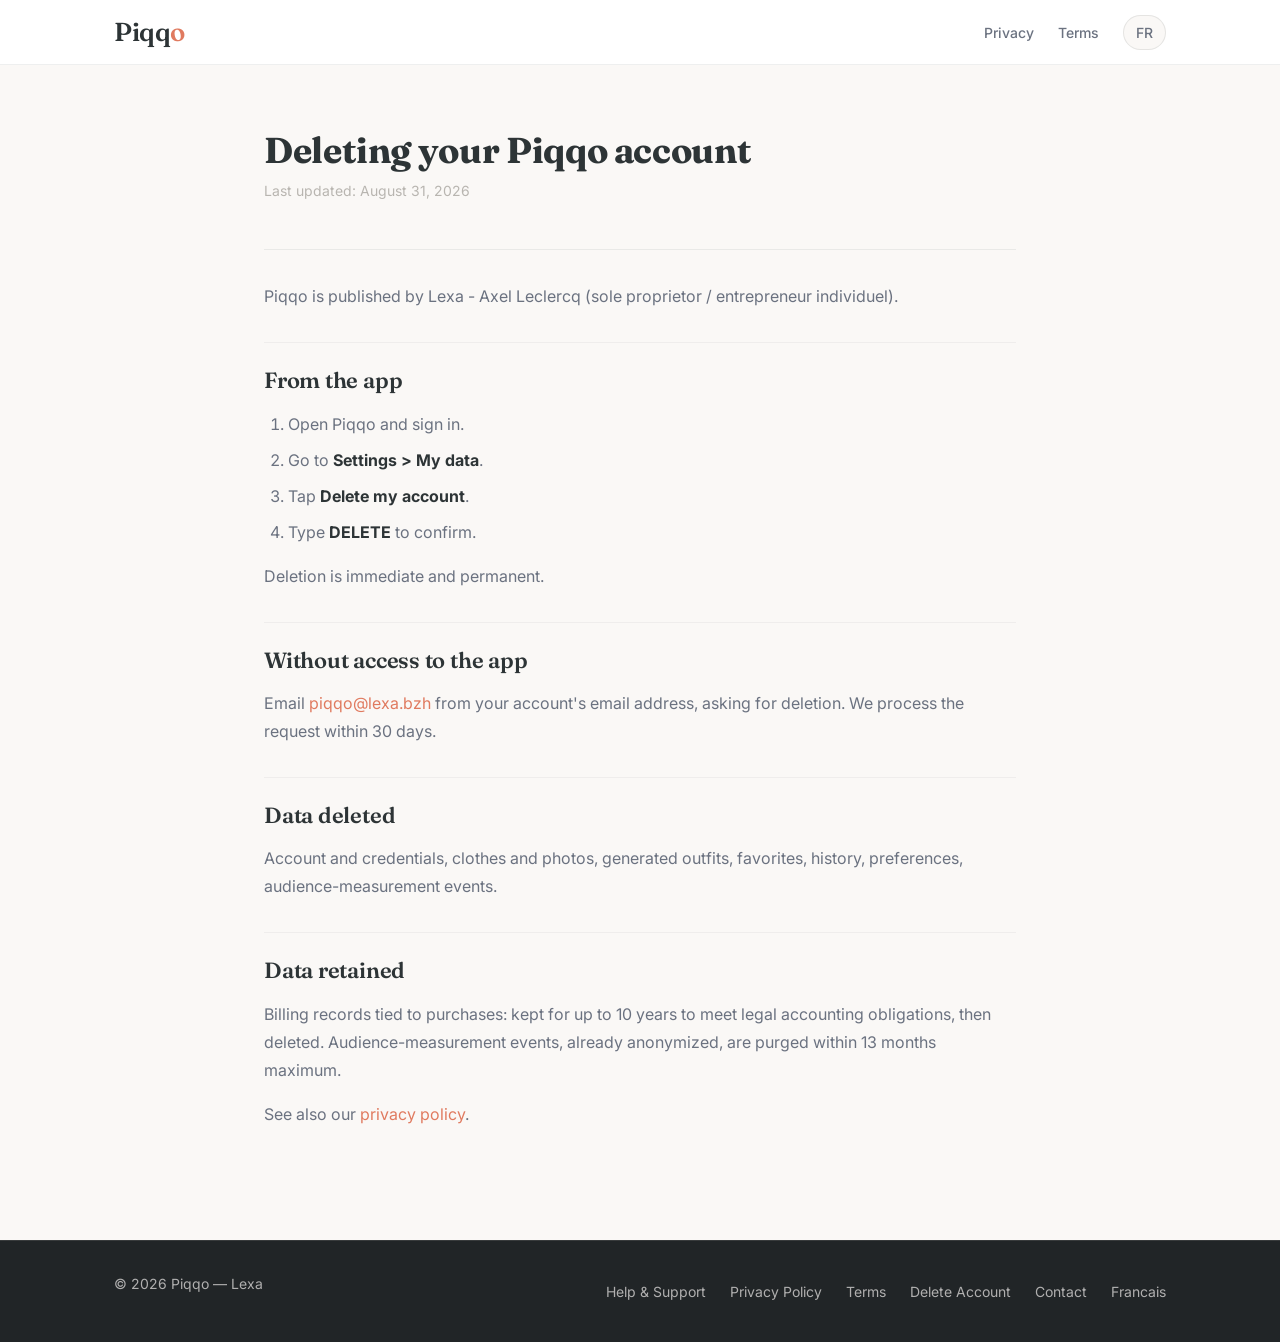
<file: en/delete-account.html>
<!doctype html>
<html lang="en">
  <head>
    <meta charset="UTF-8" />
    <meta name="viewport" content="width=device-width, initial-scale=1.0" />
    <title>Delete Your Account - Piqqo</title>
    <meta
      name="description"
      content="How to delete your Piqqo account and what data is removed or retained."
    />
    <link rel="alternate" hreflang="fr" href="../fr/delete-account.html" />
    <link rel="alternate" hreflang="en" href="delete-account.html" />
    <link rel="canonical" href="https://piqqo.app/en/delete-account.html" />
    <link rel="preconnect" href="https://fonts.googleapis.com" />
    <link rel="preconnect" href="https://fonts.gstatic.com" crossorigin />
    <link
      href="https://fonts.googleapis.com/css2?family=Fraunces:ital,opsz,wght@0,9..144,400..700;1,9..144,400..700&family=Inter:wght@400;500;600;700&display=swap"
      rel="stylesheet"
    />
    <link rel="stylesheet" href="../style.css" />
  </head>
  <body>
    <!-- Navigation -->
    <nav class="nav">
      <div class="nav__inner">
        <a href="index.html" class="nav__logo">Piqq<span>o</span></a>
        <ul class="nav__links">
          <li><a href="privacy.html">Privacy</a></li>
          <li><a href="terms.html">Terms</a></li>
          <li><a href="../fr/delete-account.html" class="nav__lang">FR</a></li>
        </ul>
      </div>
    </nav>

    <!-- Legal Content -->
    <main class="legal">
      <div class="container container--narrow">
        <div class="legal__header">
          <h1>Deleting your Piqqo account</h1>
          <p class="legal__date">Last updated: August 31, 2026</p>
        </div>

        <div class="legal__content">
          <p>
            Piqqo is published by Lexa - Axel Leclercq (sole proprietor /
            entrepreneur individuel).
          </p>

          <h2>From the app</h2>
          <ol>
            <li>Open Piqqo and sign in.</li>
            <li>Go to <strong>Settings &gt; My data</strong>.</li>
            <li>Tap <strong>Delete my account</strong>.</li>
            <li>Type <strong>DELETE</strong> to confirm.</li>
          </ol>
          <p>Deletion is immediate and permanent.</p>

          <h2>Without access to the app</h2>
          <p>
            Email
            <a href="mailto:piqqo@lexa.bzh">piqqo@lexa.bzh</a> from your
            account's email address, asking for deletion. We process the request
            within 30 days.
          </p>

          <h2>Data deleted</h2>
          <p>
            Account and credentials, clothes and photos, generated outfits,
            favorites, history, preferences, audience-measurement events.
          </p>

          <h2>Data retained</h2>
          <p>
            Billing records tied to purchases: kept for up to 10 years to meet
            legal accounting obligations, then deleted. Audience-measurement
            events, already anonymized, are purged within 13 months maximum.
          </p>

          <p>See also our <a href="privacy.html">privacy policy</a>.</p>
        </div>
      </div>
    </main>

    <!-- Footer -->
    <footer class="footer">
      <div class="container">
        <div class="footer__inner">
          <p class="footer__copy">&copy; 2026 Piqqo — Lexa</p>
          <ul class="footer__links">
            <li><a href="support.html">Help & Support</a></li>
            <li><a href="privacy.html">Privacy Policy</a></li>
            <li><a href="terms.html">Terms</a></li>
            <li><a href="delete-account.html">Delete Account</a></li>
            <li><a href="mailto:piqqo@lexa.bzh">Contact</a></li>
            <li><a href="../fr/delete-account.html">Francais</a></li>
          </ul>
        </div>
      </div>
    </footer>
  </body>
</html>
</file>
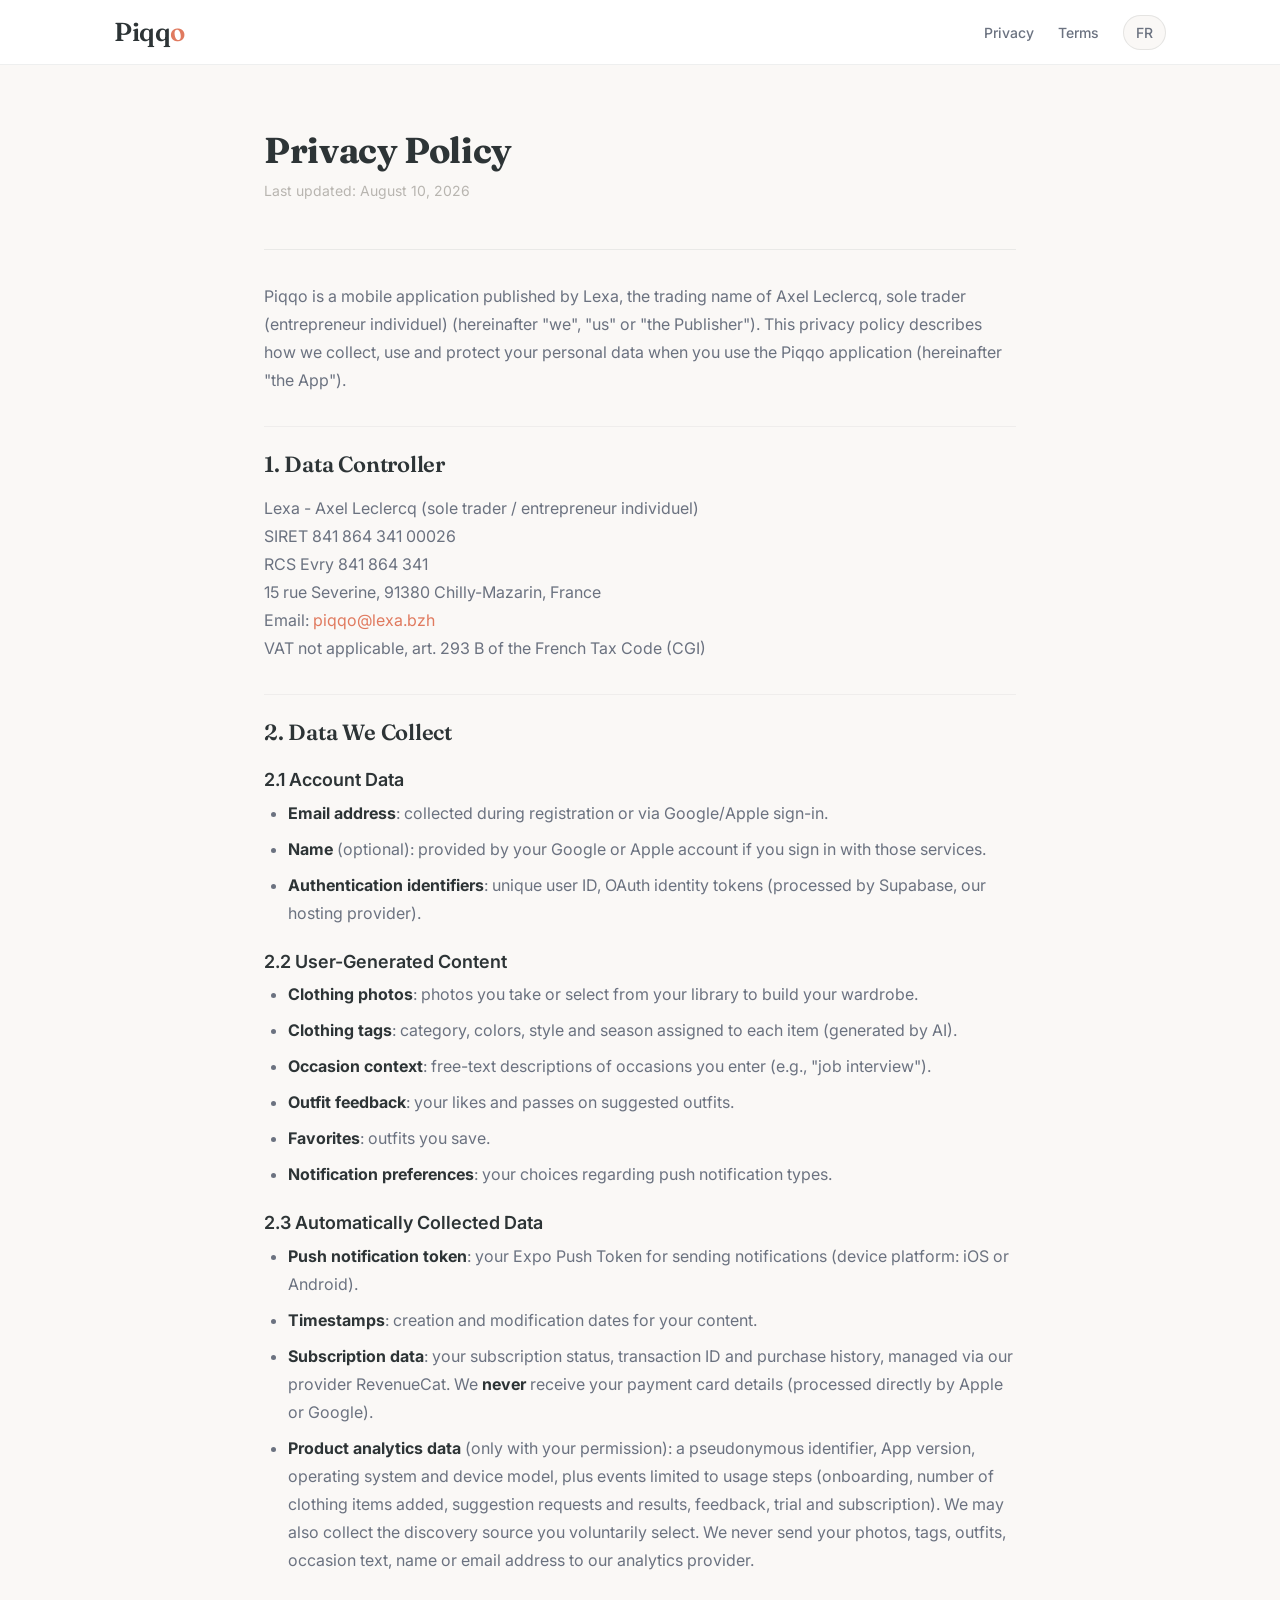
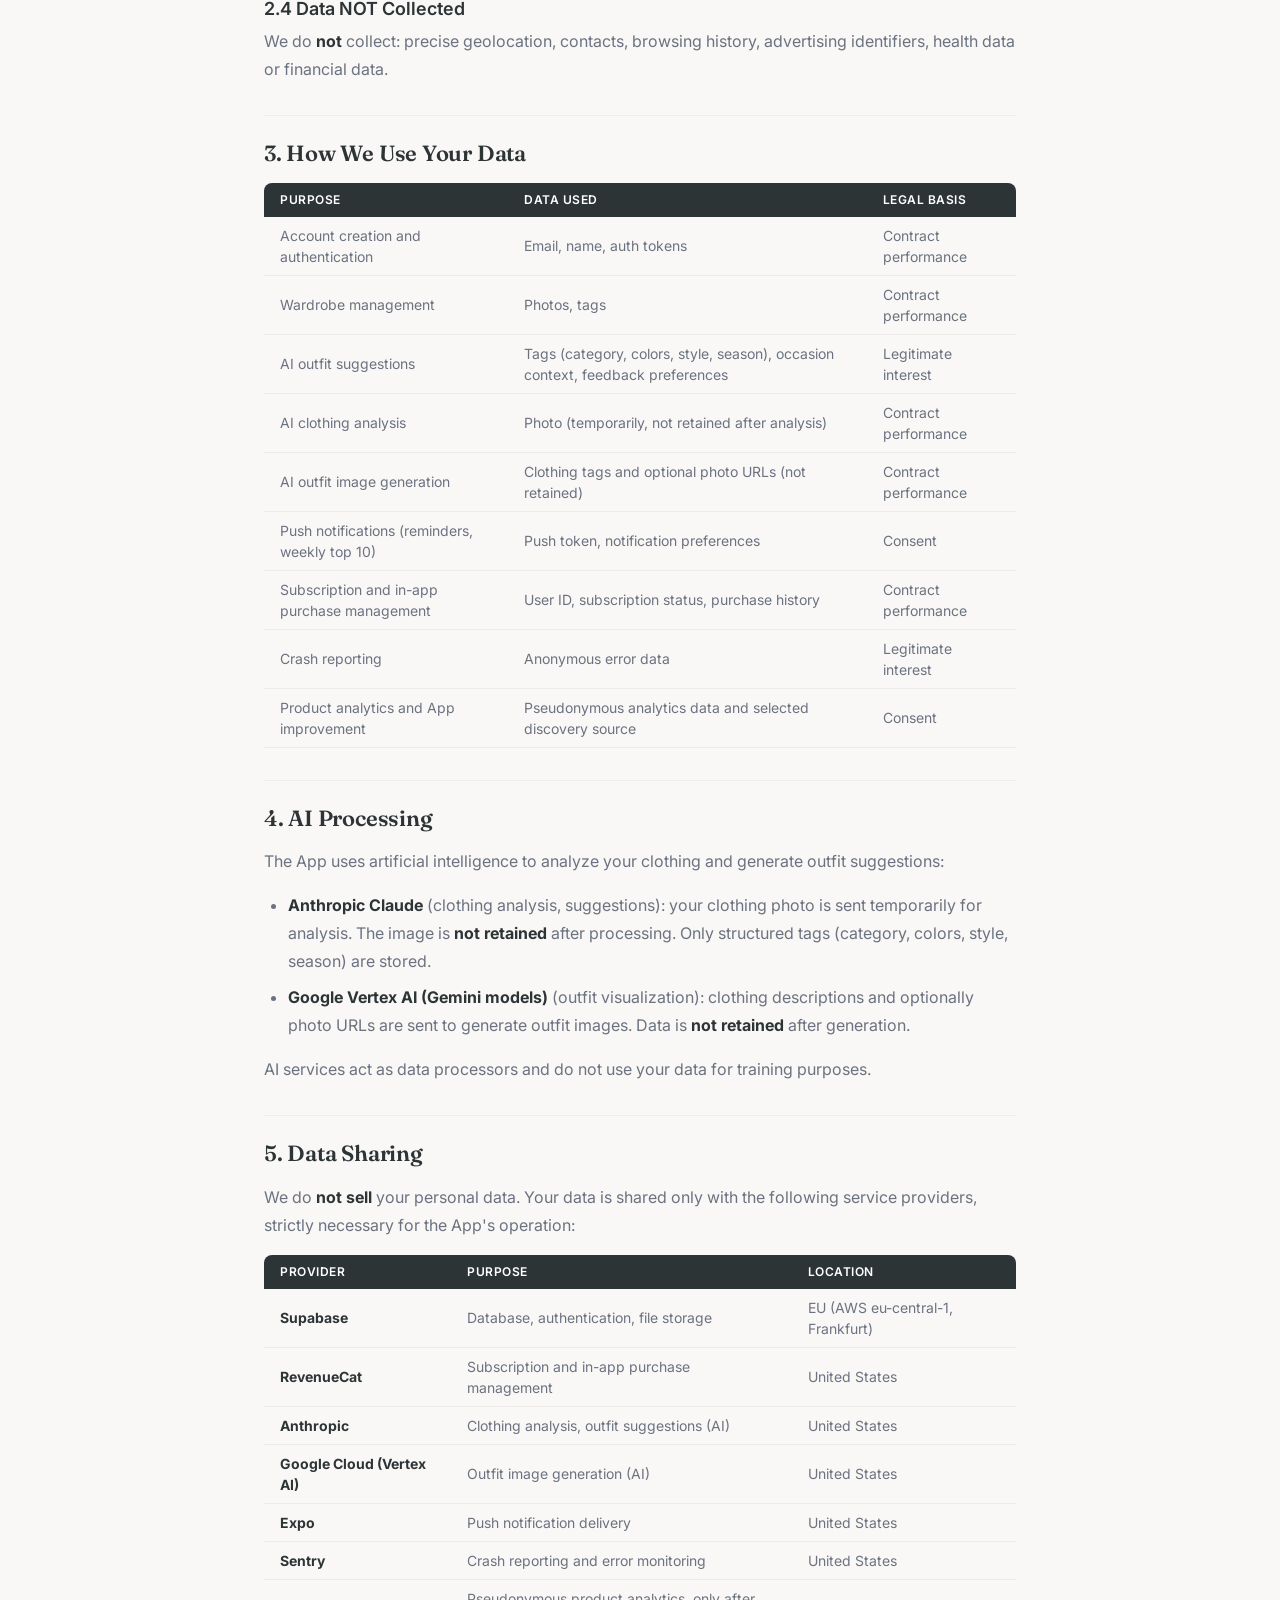
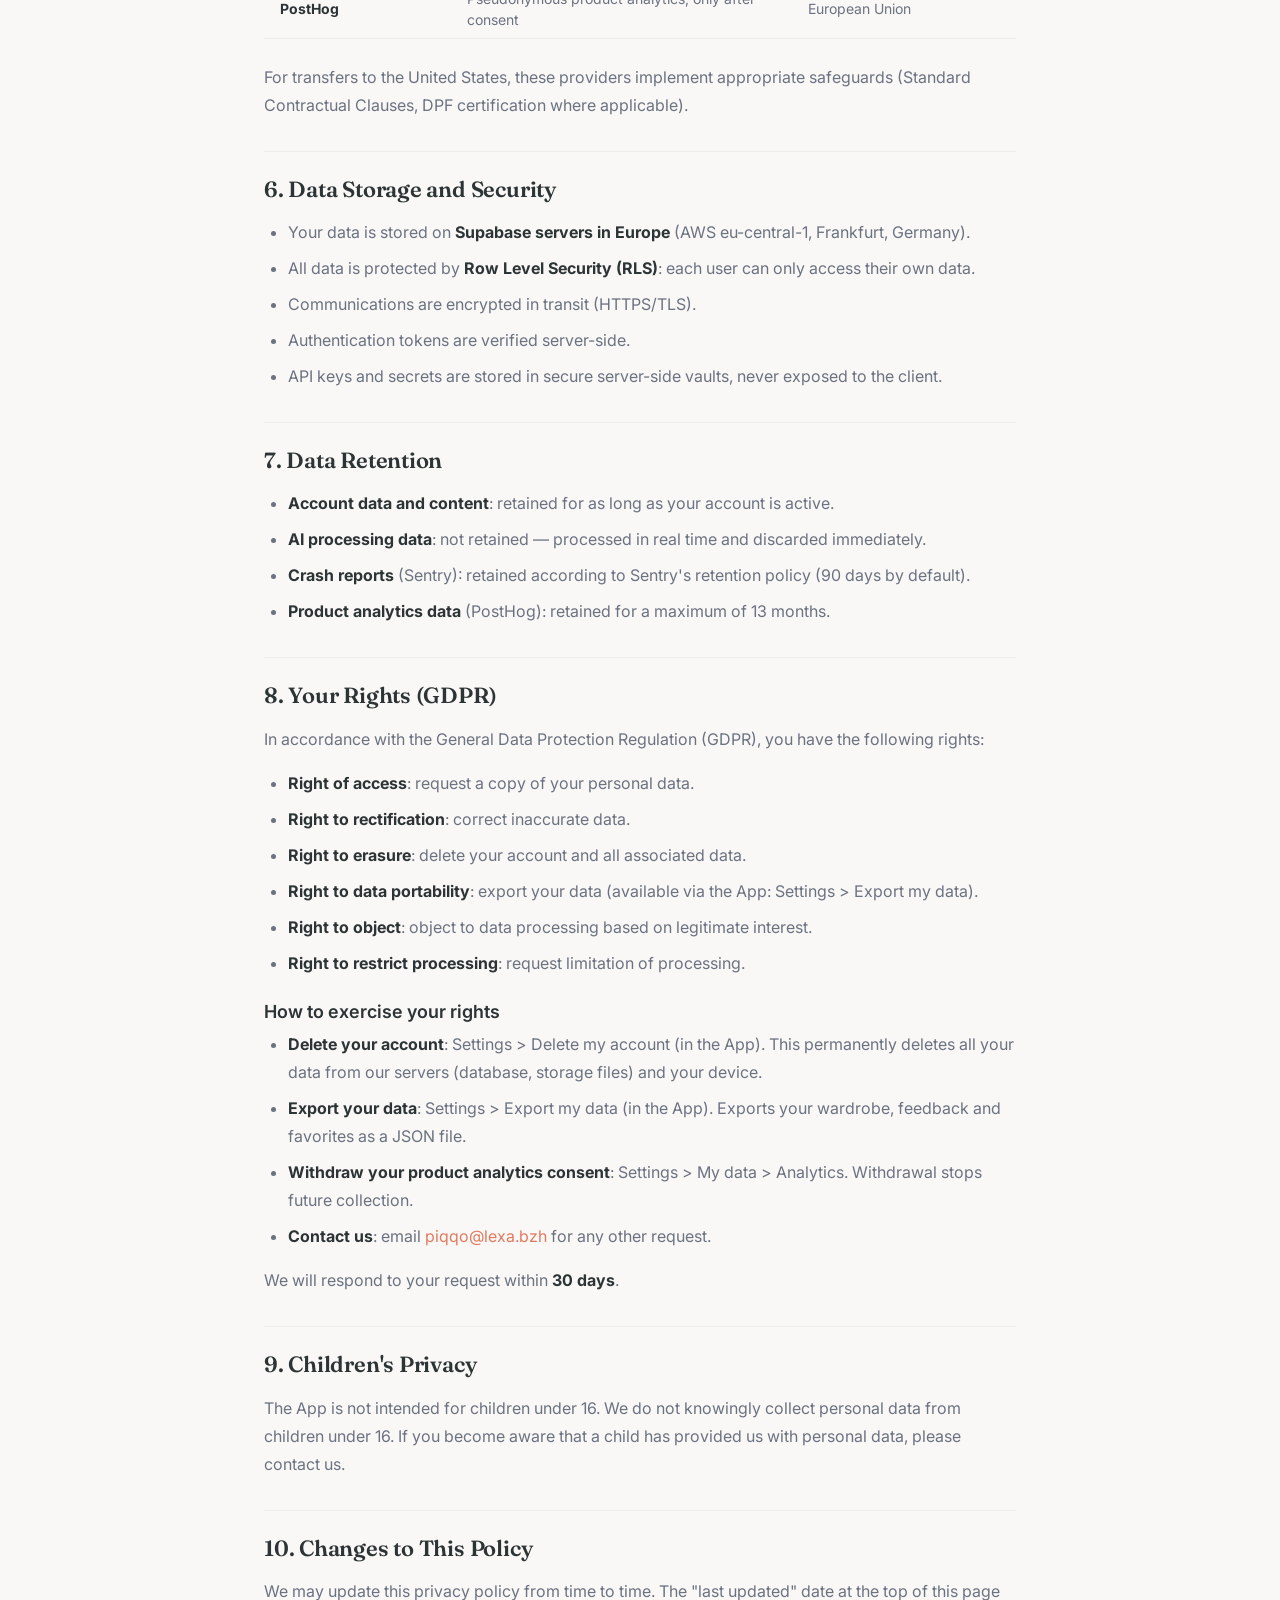
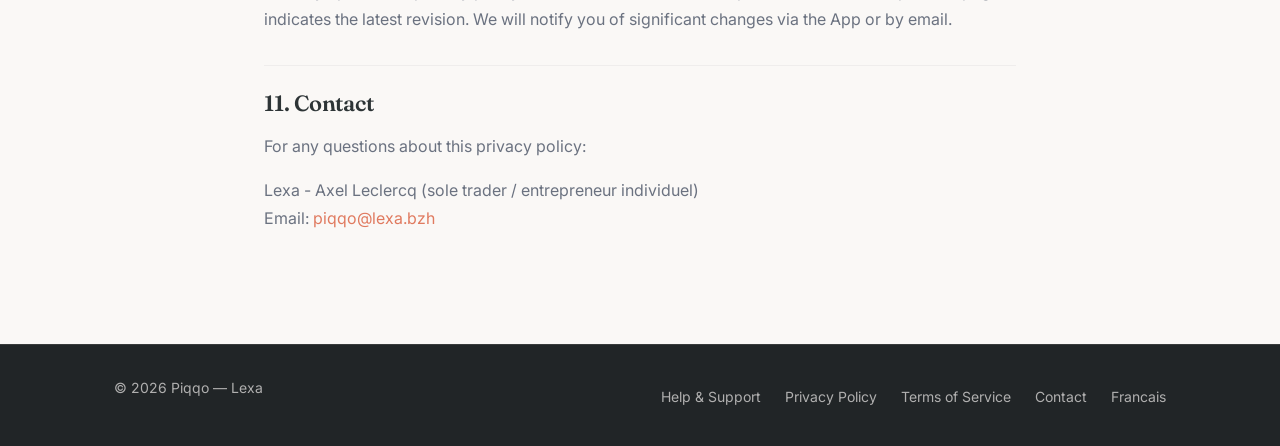
<file: en/privacy.html>
<!doctype html>
<html lang="en">
  <head>
    <meta charset="UTF-8" />
    <meta name="viewport" content="width=device-width, initial-scale=1.0" />
    <title>Privacy Policy - Piqqo</title>
    <meta
      name="description"
      content="Piqqo privacy policy. Learn how we collect, use and protect your personal data."
    />
    <link rel="alternate" hreflang="fr" href="../fr/privacy.html" />
    <link rel="alternate" hreflang="en" href="privacy.html" />
    <link rel="canonical" href="https://piqqo.app/en/privacy.html" />
    <link rel="preconnect" href="https://fonts.googleapis.com" />
    <link rel="preconnect" href="https://fonts.gstatic.com" crossorigin />
    <link
      href="https://fonts.googleapis.com/css2?family=Fraunces:ital,opsz,wght@0,9..144,400..700;1,9..144,400..700&family=Inter:wght@400;500;600;700&display=swap"
      rel="stylesheet"
    />
    <link rel="stylesheet" href="../style.css" />
  </head>
  <body>
    <!-- Navigation -->
    <nav class="nav">
      <div class="nav__inner">
        <a href="index.html" class="nav__logo">Piqq<span>o</span></a>
        <ul class="nav__links">
          <li><a href="privacy.html">Privacy</a></li>
          <li><a href="terms.html">Terms</a></li>
          <li><a href="../fr/privacy.html" class="nav__lang">FR</a></li>
        </ul>
      </div>
    </nav>

    <!-- Legal Content -->
    <main class="legal">
      <div class="container container--narrow">
        <div class="legal__header">
          <h1>Privacy Policy</h1>
          <p class="legal__date">Last updated: August 10, 2026</p>
        </div>

        <div class="legal__content">
          <p>
            Piqqo is a mobile application published by Lexa, the trading name of Axel Leclercq, sole trader (entrepreneur individuel)
            (hereinafter "we", "us" or "the Publisher"). This privacy policy
            describes how we collect, use and protect your personal data when
            you use the Piqqo application (hereinafter "the App").
          </p>

          <h2>1. Data Controller</h2>
          <p>
            Lexa - Axel Leclercq (sole trader / entrepreneur individuel)<br />SIRET 841 864 341 00026<br />RCS Evry 841 864 341<br />15 rue Severine, 91380 Chilly-Mazarin, France<br />Email:
            <a href="mailto:piqqo@lexa.bzh">piqqo@lexa.bzh</a><br />VAT not applicable, art. 293 B of the French Tax Code (CGI)
          </p>

          <h2>2. Data We Collect</h2>

          <h3>2.1 Account Data</h3>
          <ul>
            <li>
              <strong>Email address</strong>: collected during registration or
              via Google/Apple sign-in.
            </li>
            <li>
              <strong>Name</strong> (optional): provided by your Google or Apple
              account if you sign in with those services.
            </li>
            <li>
              <strong>Authentication identifiers</strong>: unique user ID, OAuth
              identity tokens (processed by Supabase, our hosting provider).
            </li>
          </ul>

          <h3>2.2 User-Generated Content</h3>
          <ul>
            <li>
              <strong>Clothing photos</strong>: photos you take or select from
              your library to build your wardrobe.
            </li>
            <li>
              <strong>Clothing tags</strong>: category, colors, style and season
              assigned to each item (generated by AI).
            </li>
            <li>
              <strong>Occasion context</strong>: free-text descriptions of
              occasions you enter (e.g., "job interview").
            </li>
            <li>
              <strong>Outfit feedback</strong>: your likes and passes on
              suggested outfits.
            </li>
            <li><strong>Favorites</strong>: outfits you save.</li>
            <li>
              <strong>Notification preferences</strong>: your choices regarding
              push notification types.
            </li>
          </ul>

          <h3>2.3 Automatically Collected Data</h3>
          <ul>
            <li>
              <strong>Push notification token</strong>: your Expo Push Token for
              sending notifications (device platform: iOS or Android).
            </li>
            <li>
              <strong>Timestamps</strong>: creation and modification dates for
              your content.
            </li>
            <li>
              <strong>Subscription data</strong>: your subscription status,
              transaction ID and purchase history, managed via our provider
              RevenueCat. We <strong>never</strong> receive your payment card
              details (processed directly by Apple or Google).
            </li>
            <li>
              <strong>Product analytics data</strong> (only with your
              permission): a pseudonymous identifier, App version, operating
              system and device model, plus events limited to usage steps
              (onboarding, number of clothing items added, suggestion requests
              and results, feedback, trial and subscription). We may also collect
              the discovery source you voluntarily select. We never send your
              photos, tags, outfits, occasion text, name or email address to our
              analytics provider.
            </li>
          </ul>

          <h3>2.4 Data NOT Collected</h3>
          <p>
            We do <strong>not</strong> collect: precise geolocation, contacts,
            browsing history, advertising identifiers, health data or financial
            data.
          </p>

          <h2>3. How We Use Your Data</h2>
          <table>
            <thead>
              <tr>
                <th>Purpose</th>
                <th>Data Used</th>
                <th>Legal Basis</th>
              </tr>
            </thead>
            <tbody>
              <tr>
                <td>Account creation and authentication</td>
                <td>Email, name, auth tokens</td>
                <td>Contract performance</td>
              </tr>
              <tr>
                <td>Wardrobe management</td>
                <td>Photos, tags</td>
                <td>Contract performance</td>
              </tr>
              <tr>
                <td>AI outfit suggestions</td>
                <td>
                  Tags (category, colors, style, season), occasion context,
                  feedback preferences
                </td>
                <td>Legitimate interest</td>
              </tr>
              <tr>
                <td>AI clothing analysis</td>
                <td>Photo (temporarily, not retained after analysis)</td>
                <td>Contract performance</td>
              </tr>
              <tr>
                <td>AI outfit image generation</td>
                <td>Clothing tags and optional photo URLs (not retained)</td>
                <td>Contract performance</td>
              </tr>
              <tr>
                <td>Push notifications (reminders, weekly top 10)</td>
                <td>Push token, notification preferences</td>
                <td>Consent</td>
              </tr>
              <tr>
                <td>Subscription and in-app purchase management</td>
                <td>User ID, subscription status, purchase history</td>
                <td>Contract performance</td>
              </tr>
              <tr>
                <td>Crash reporting</td>
                <td>Anonymous error data</td>
                <td>Legitimate interest</td>
              </tr>
              <tr>
                <td>Product analytics and App improvement</td>
                <td>
                  Pseudonymous analytics data and selected discovery source
                </td>
                <td>Consent</td>
              </tr>
            </tbody>
          </table>

          <h2>4. AI Processing</h2>
          <p>
            The App uses artificial intelligence to analyze your clothing and
            generate outfit suggestions:
          </p>
          <ul>
            <li>
              <strong>Anthropic Claude</strong> (clothing analysis,
              suggestions): your clothing photo is sent temporarily for
              analysis. The image is <strong>not retained</strong> after
              processing. Only structured tags (category, colors, style, season)
              are stored.
            </li>
            <li>
              <strong>Google Vertex AI (Gemini models)</strong> (outfit
              visualization):
              clothing descriptions and optionally photo URLs are sent to
              generate outfit images. Data is
              <strong>not retained</strong> after generation.
            </li>
          </ul>
          <p>
            AI services act as data processors and do not use your data for
            training purposes.
          </p>

          <h2>5. Data Sharing</h2>
          <p>
            We do <strong>not sell</strong> your personal data. Your data is
            shared only with the following service providers, strictly necessary
            for the App's operation:
          </p>
          <table>
            <thead>
              <tr>
                <th>Provider</th>
                <th>Purpose</th>
                <th>Location</th>
              </tr>
            </thead>
            <tbody>
              <tr>
                <td><strong>Supabase</strong></td>
                <td>Database, authentication, file storage</td>
                <td>EU (AWS eu-central-1, Frankfurt)</td>
              </tr>
              <tr>
                <td><strong>RevenueCat</strong></td>
                <td>Subscription and in-app purchase management</td>
                <td>United States</td>
              </tr>
              <tr>
                <td><strong>Anthropic</strong></td>
                <td>Clothing analysis, outfit suggestions (AI)</td>
                <td>United States</td>
              </tr>
              <tr>
                <td><strong>Google Cloud (Vertex AI)</strong></td>
                <td>Outfit image generation (AI)</td>
                <td>United States</td>
              </tr>
              <tr>
                <td><strong>Expo</strong></td>
                <td>Push notification delivery</td>
                <td>United States</td>
              </tr>
              <tr>
                <td><strong>Sentry</strong></td>
                <td>Crash reporting and error monitoring</td>
                <td>United States</td>
              </tr>
              <tr>
                <td><strong>PostHog</strong></td>
                <td>Pseudonymous product analytics, only after consent</td>
                <td>European Union</td>
              </tr>
            </tbody>
          </table>
          <p>
            For transfers to the United States, these providers implement
            appropriate safeguards (Standard Contractual Clauses, DPF
            certification where applicable).
          </p>

          <h2>6. Data Storage and Security</h2>
          <ul>
            <li>
              Your data is stored on
              <strong>Supabase servers in Europe</strong> (AWS eu-central-1,
              Frankfurt, Germany).
            </li>
            <li>
              All data is protected by
              <strong>Row Level Security (RLS)</strong>: each user can only
              access their own data.
            </li>
            <li>Communications are encrypted in transit (HTTPS/TLS).</li>
            <li>Authentication tokens are verified server-side.</li>
            <li>
              API keys and secrets are stored in secure server-side vaults,
              never exposed to the client.
            </li>
          </ul>

          <h2>7. Data Retention</h2>
          <ul>
            <li>
              <strong>Account data and content</strong>: retained for as long as
              your account is active.
            </li>
            <li>
              <strong>AI processing data</strong>: not retained — processed in
              real time and discarded immediately.
            </li>
            <li>
              <strong>Crash reports</strong> (Sentry): retained according to
              Sentry's retention policy (90 days by default).
            </li>
            <li>
              <strong>Product analytics data</strong> (PostHog): retained for a
              maximum of 13 months.
            </li>
          </ul>

          <h2>8. Your Rights (GDPR)</h2>
          <p>
            In accordance with the General Data Protection Regulation (GDPR),
            you have the following rights:
          </p>
          <ul>
            <li>
              <strong>Right of access</strong>: request a copy of your personal
              data.
            </li>
            <li>
              <strong>Right to rectification</strong>: correct inaccurate data.
            </li>
            <li>
              <strong>Right to erasure</strong>: delete your account and all
              associated data.
            </li>
            <li>
              <strong>Right to data portability</strong>: export your data
              (available via the App: Settings > Export my data).
            </li>
            <li>
              <strong>Right to object</strong>: object to data processing based
              on legitimate interest.
            </li>
            <li>
              <strong>Right to restrict processing</strong>: request limitation
              of processing.
            </li>
          </ul>

          <h3>How to exercise your rights</h3>
          <ul>
            <li>
              <strong>Delete your account</strong>: Settings > Delete my account
              (in the App). This permanently deletes all your data from our
              servers (database, storage files) and your device.
            </li>
            <li>
              <strong>Export your data</strong>: Settings > Export my data (in
              the App). Exports your wardrobe, feedback and favorites as a JSON
              file.
            </li>
            <li>
              <strong>Withdraw your product analytics consent</strong>: Settings
              > My data > Analytics. Withdrawal stops future collection.
            </li>
            <li>
              <strong>Contact us</strong>: email
              <a href="mailto:piqqo@lexa.bzh"
                >piqqo@lexa.bzh</a
              >
              for any other request.
            </li>
          </ul>
          <p>
            We will respond to your request within <strong>30 days</strong>.
          </p>

          <h2>9. Children's Privacy</h2>
          <p>
            The App is not intended for children under 16. We do not knowingly
            collect personal data from children under 16. If you become aware
            that a child has provided us with personal data, please contact us.
          </p>

          <h2>10. Changes to This Policy</h2>
          <p>
            We may update this privacy policy from time to time. The "last
            updated" date at the top of this page indicates the latest revision.
            We will notify you of significant changes via the App or by email.
          </p>

          <h2>11. Contact</h2>
          <p>For any questions about this privacy policy:</p>
          <p>
            Lexa - Axel Leclercq (sole trader / entrepreneur individuel)<br />Email:
            <a href="mailto:piqqo@lexa.bzh">piqqo@lexa.bzh</a>
          </p>
        </div>
      </div>
    </main>

    <!-- Footer -->
    <footer class="footer">
      <div class="container">
        <div class="footer__inner">
          <p class="footer__copy">&copy; 2026 Piqqo — Lexa</p>
          <ul class="footer__links">
            <li><a href="support.html">Help & Support</a></li>
            <li><a href="privacy.html">Privacy Policy</a></li>
            <li><a href="terms.html">Terms of Service</a></li>
            <li><a href="mailto:piqqo@lexa.bzh">Contact</a></li>
            <li><a href="../fr/privacy.html">Francais</a></li>
          </ul>
        </div>
      </div>
    </footer>
  </body>
</html>
</file>
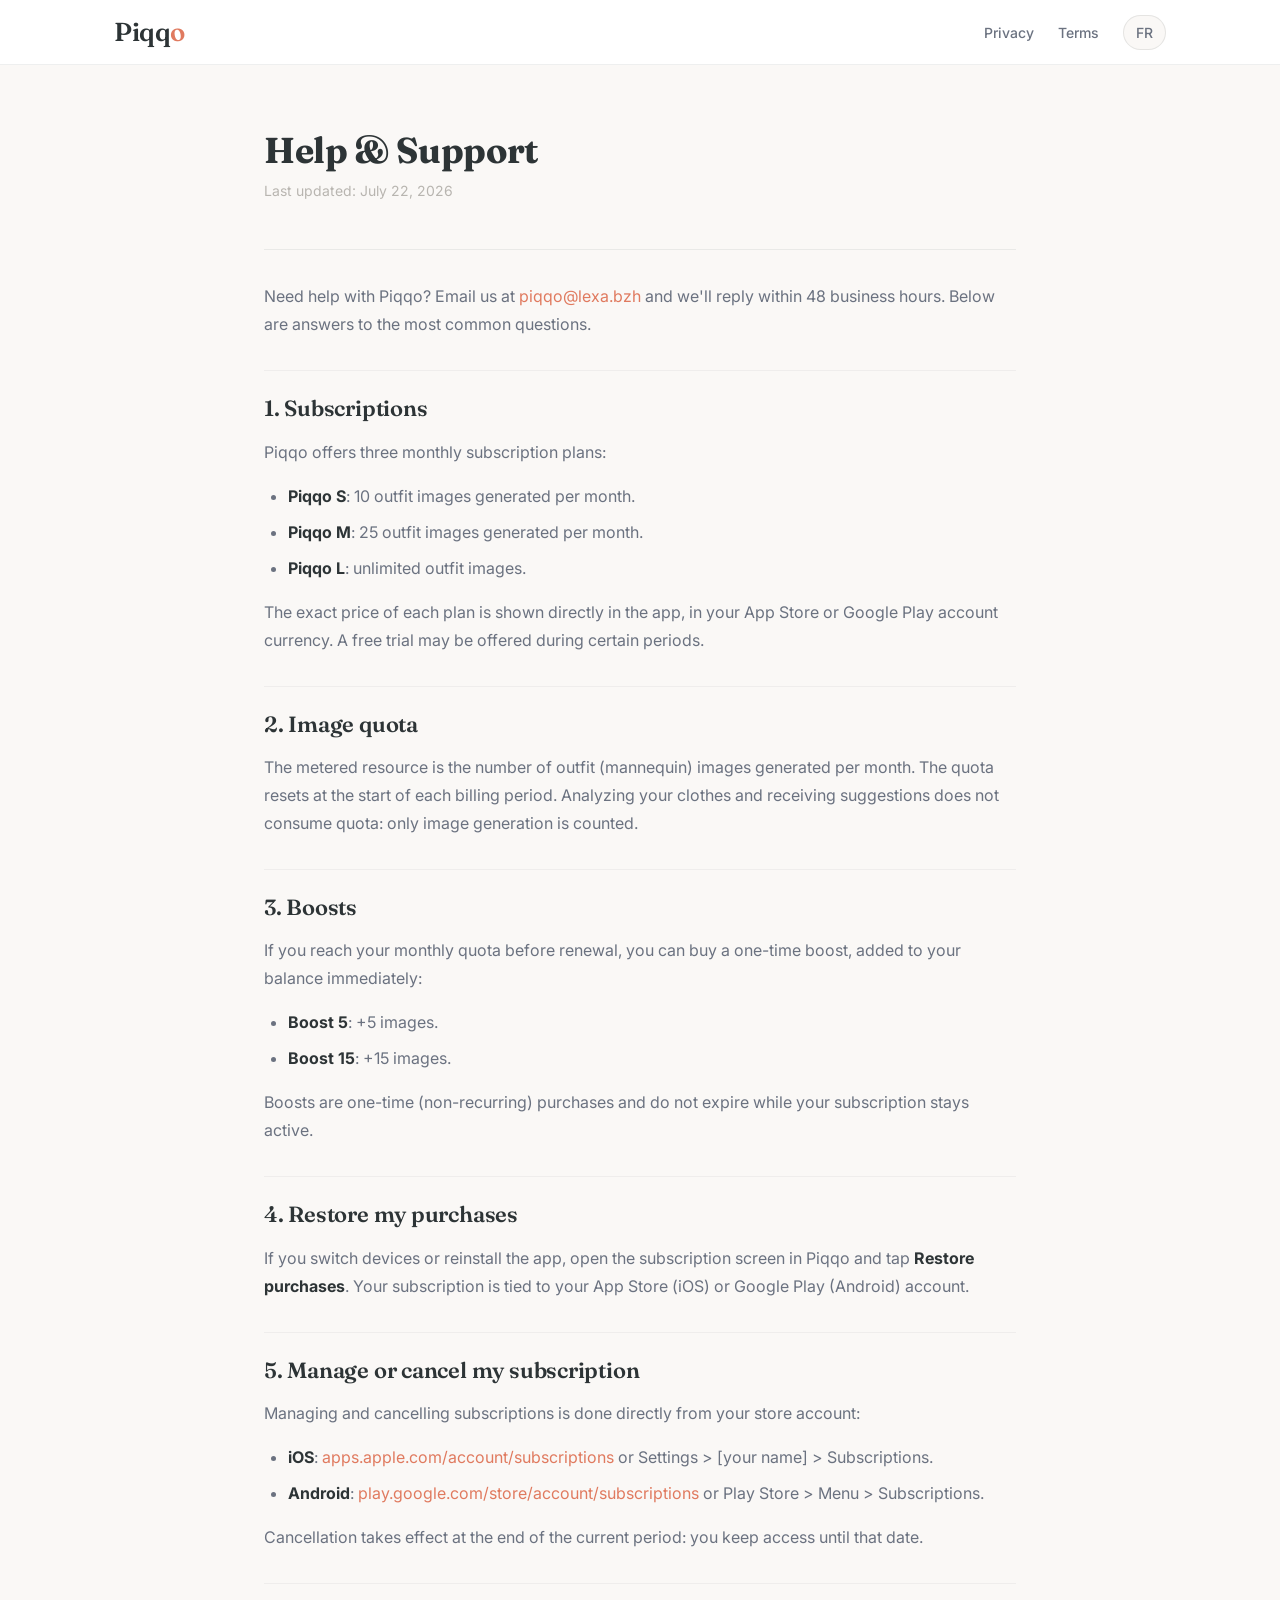
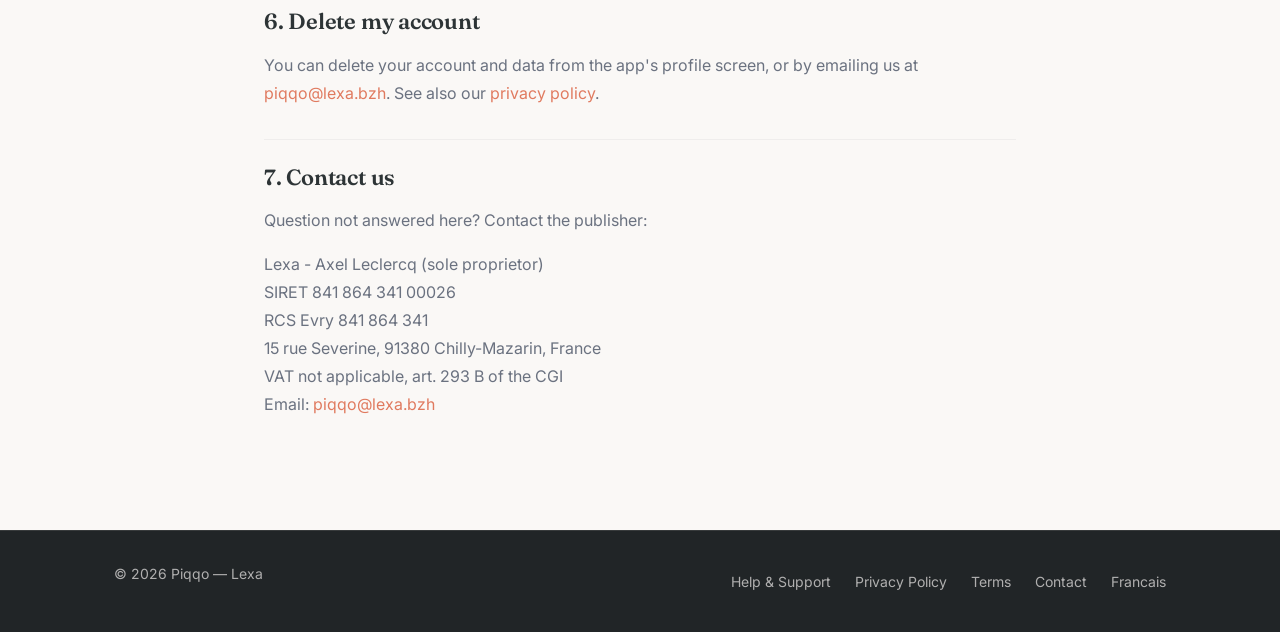
<file: en/support.html>
<!doctype html>
<html lang="en">
  <head>
    <meta charset="UTF-8" />
    <meta name="viewport" content="width=device-width, initial-scale=1.0" />
    <title>Help & Support - Piqqo</title>
    <meta
      name="description"
      content="Piqqo help center. Frequently asked questions about subscriptions, image quotas, boosts and managing your account."
    />
    <link rel="alternate" hreflang="fr" href="../fr/support.html" />
    <link rel="alternate" hreflang="en" href="support.html" />
    <link rel="canonical" href="https://piqqo.app/en/support.html" />
    <link rel="preconnect" href="https://fonts.googleapis.com" />
    <link rel="preconnect" href="https://fonts.gstatic.com" crossorigin />
    <link
      href="https://fonts.googleapis.com/css2?family=Fraunces:ital,opsz,wght@0,9..144,400..700;1,9..144,400..700&family=Inter:wght@400;500;600;700&display=swap"
      rel="stylesheet"
    />
    <link rel="stylesheet" href="../style.css" />
  </head>
  <body>
    <!-- Navigation -->
    <nav class="nav">
      <div class="nav__inner">
        <a href="index.html" class="nav__logo">Piqq<span>o</span></a>
        <ul class="nav__links">
          <li><a href="privacy.html">Privacy</a></li>
          <li><a href="terms.html">Terms</a></li>
          <li><a href="../fr/support.html" class="nav__lang">FR</a></li>
        </ul>
      </div>
    </nav>

    <!-- Support Content -->
    <main class="legal">
      <div class="container container--narrow">
        <div class="legal__header">
          <h1>Help & Support</h1>
          <p class="legal__date">Last updated: July 22, 2026</p>
        </div>

        <div class="legal__content">
          <p>
            Need help with Piqqo? Email us at
            <a href="mailto:piqqo@lexa.bzh">piqqo@lexa.bzh</a> and we'll reply
            within 48 business hours. Below are answers to the most common
            questions.
          </p>

          <h2>1. Subscriptions</h2>
          <p>Piqqo offers three monthly subscription plans:</p>
          <ul>
            <li>
              <strong>Piqqo S</strong>: 10 outfit images generated per month.
            </li>
            <li>
              <strong>Piqqo M</strong>: 25 outfit images generated per month.
            </li>
            <li>
              <strong>Piqqo L</strong>: unlimited outfit images.
            </li>
          </ul>
          <p>
            The exact price of each plan is shown directly in the app, in your
            App Store or Google Play account currency. A free trial may be
            offered during certain periods.
          </p>

          <h2>2. Image quota</h2>
          <p>
            The metered resource is the number of outfit (mannequin) images
            generated per month. The quota resets at the start of each billing
            period. Analyzing your clothes and receiving suggestions does not
            consume quota: only image generation is counted.
          </p>

          <h2>3. Boosts</h2>
          <p>
            If you reach your monthly quota before renewal, you can buy a
            one-time boost, added to your balance immediately:
          </p>
          <ul>
            <li><strong>Boost 5</strong>: +5 images.</li>
            <li><strong>Boost 15</strong>: +15 images.</li>
          </ul>
          <p>
            Boosts are one-time (non-recurring) purchases and do not expire
            while your subscription stays active.
          </p>

          <h2>4. Restore my purchases</h2>
          <p>
            If you switch devices or reinstall the app, open the subscription
            screen in Piqqo and tap <strong>Restore purchases</strong>. Your
            subscription is tied to your App Store (iOS) or Google Play
            (Android) account.
          </p>

          <h2>5. Manage or cancel my subscription</h2>
          <p>
            Managing and cancelling subscriptions is done directly from your
            store account:
          </p>
          <ul>
            <li>
              <strong>iOS</strong>:
              <a href="https://apps.apple.com/account/subscriptions"
                >apps.apple.com/account/subscriptions</a
              >
              or Settings &gt; [your name] &gt; Subscriptions.
            </li>
            <li>
              <strong>Android</strong>:
              <a href="https://play.google.com/store/account/subscriptions"
                >play.google.com/store/account/subscriptions</a
              >
              or Play Store &gt; Menu &gt; Subscriptions.
            </li>
          </ul>
          <p>
            Cancellation takes effect at the end of the current period: you keep
            access until that date.
          </p>

          <h2>6. Delete my account</h2>
          <p>
            You can delete your account and data from the app's profile screen,
            or by emailing us at
            <a href="mailto:piqqo@lexa.bzh">piqqo@lexa.bzh</a>. See also our
            <a href="privacy.html">privacy policy</a>.
          </p>

          <h2>7. Contact us</h2>
          <p>Question not answered here? Contact the publisher:</p>
          <p>
            Lexa - Axel Leclercq (sole proprietor)<br />SIRET 841 864 341 00026<br />RCS Evry 841 864 341<br />15 rue Severine, 91380 Chilly-Mazarin, France<br />VAT not applicable, art. 293 B of the CGI<br />Email:
            <a href="mailto:piqqo@lexa.bzh">piqqo@lexa.bzh</a>
          </p>
        </div>
      </div>
    </main>

    <!-- Footer -->
    <footer class="footer">
      <div class="container">
        <div class="footer__inner">
          <p class="footer__copy">&copy; 2026 Piqqo — Lexa</p>
          <ul class="footer__links">
            <li><a href="support.html">Help & Support</a></li>
            <li><a href="privacy.html">Privacy Policy</a></li>
            <li><a href="terms.html">Terms</a></li>
            <li><a href="mailto:piqqo@lexa.bzh">Contact</a></li>
            <li><a href="../fr/support.html">Francais</a></li>
          </ul>
        </div>
      </div>
    </footer>
  </body>
</html>
</file>
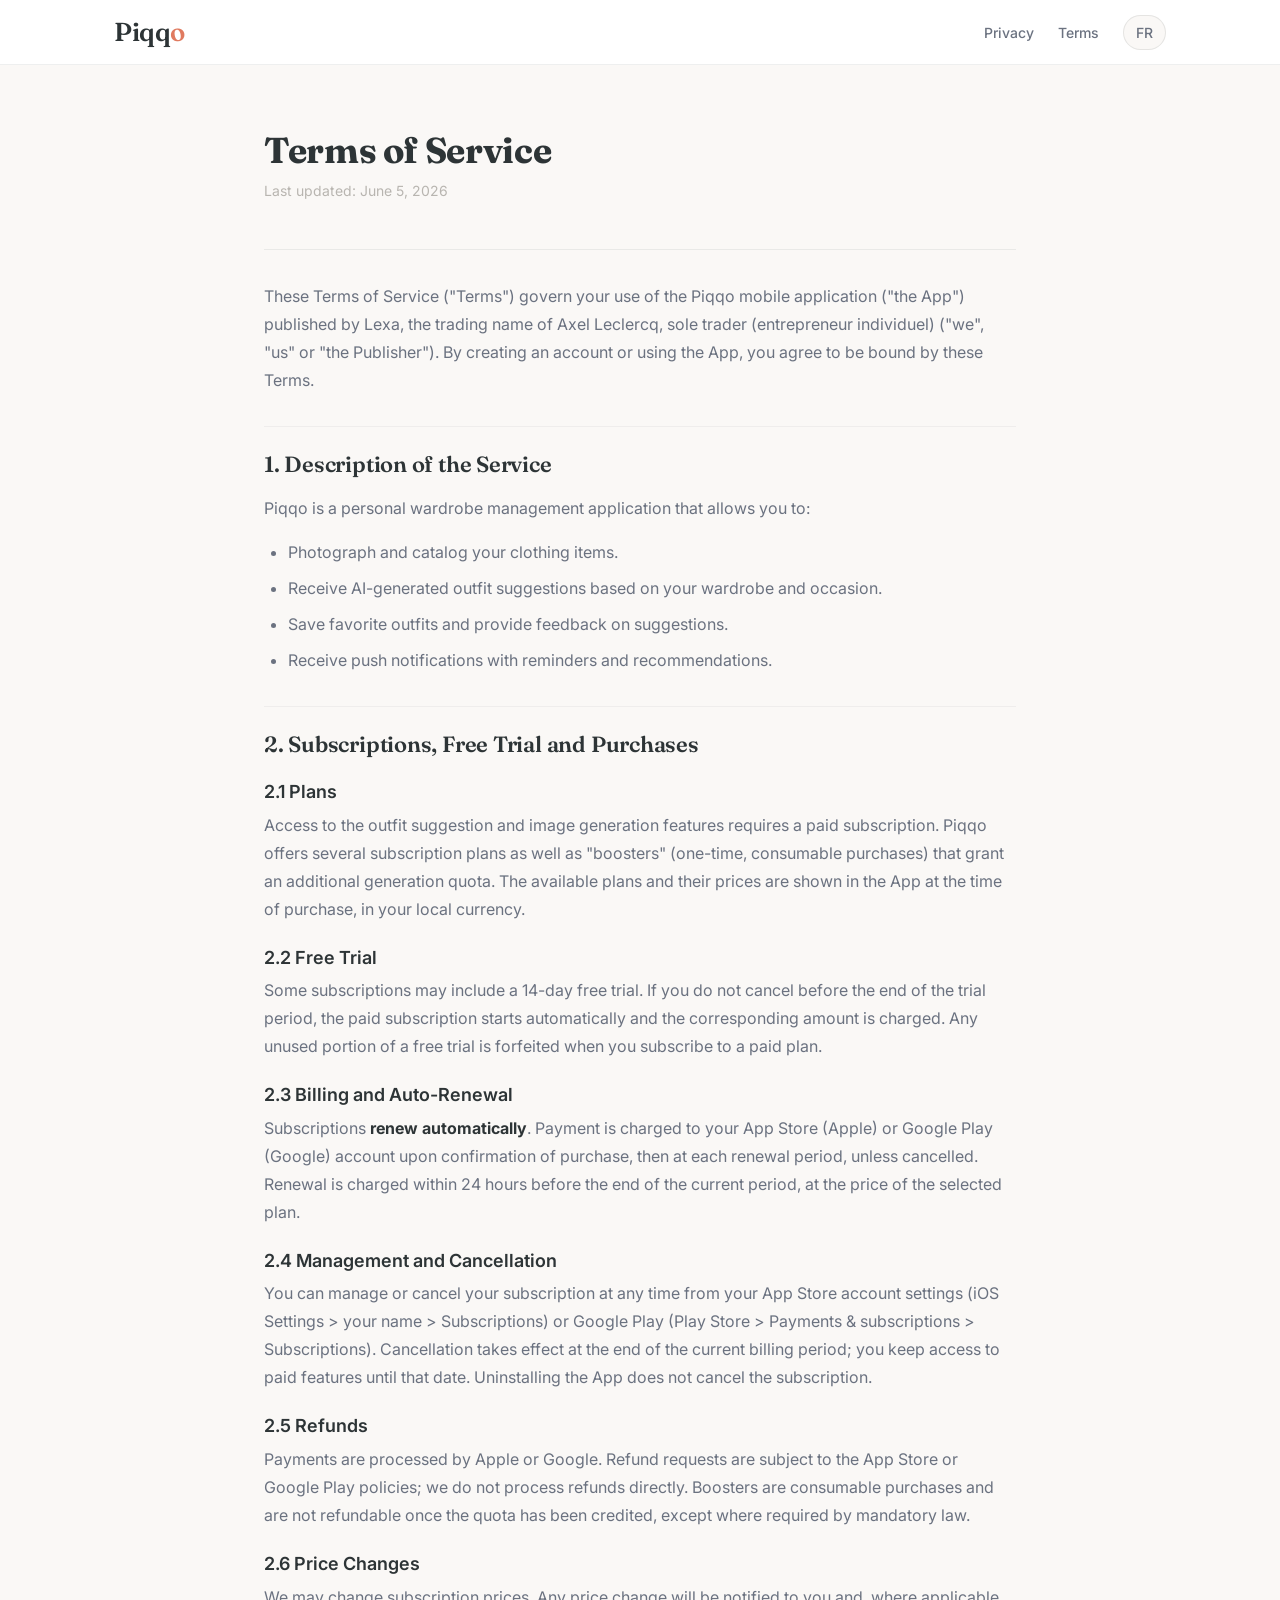
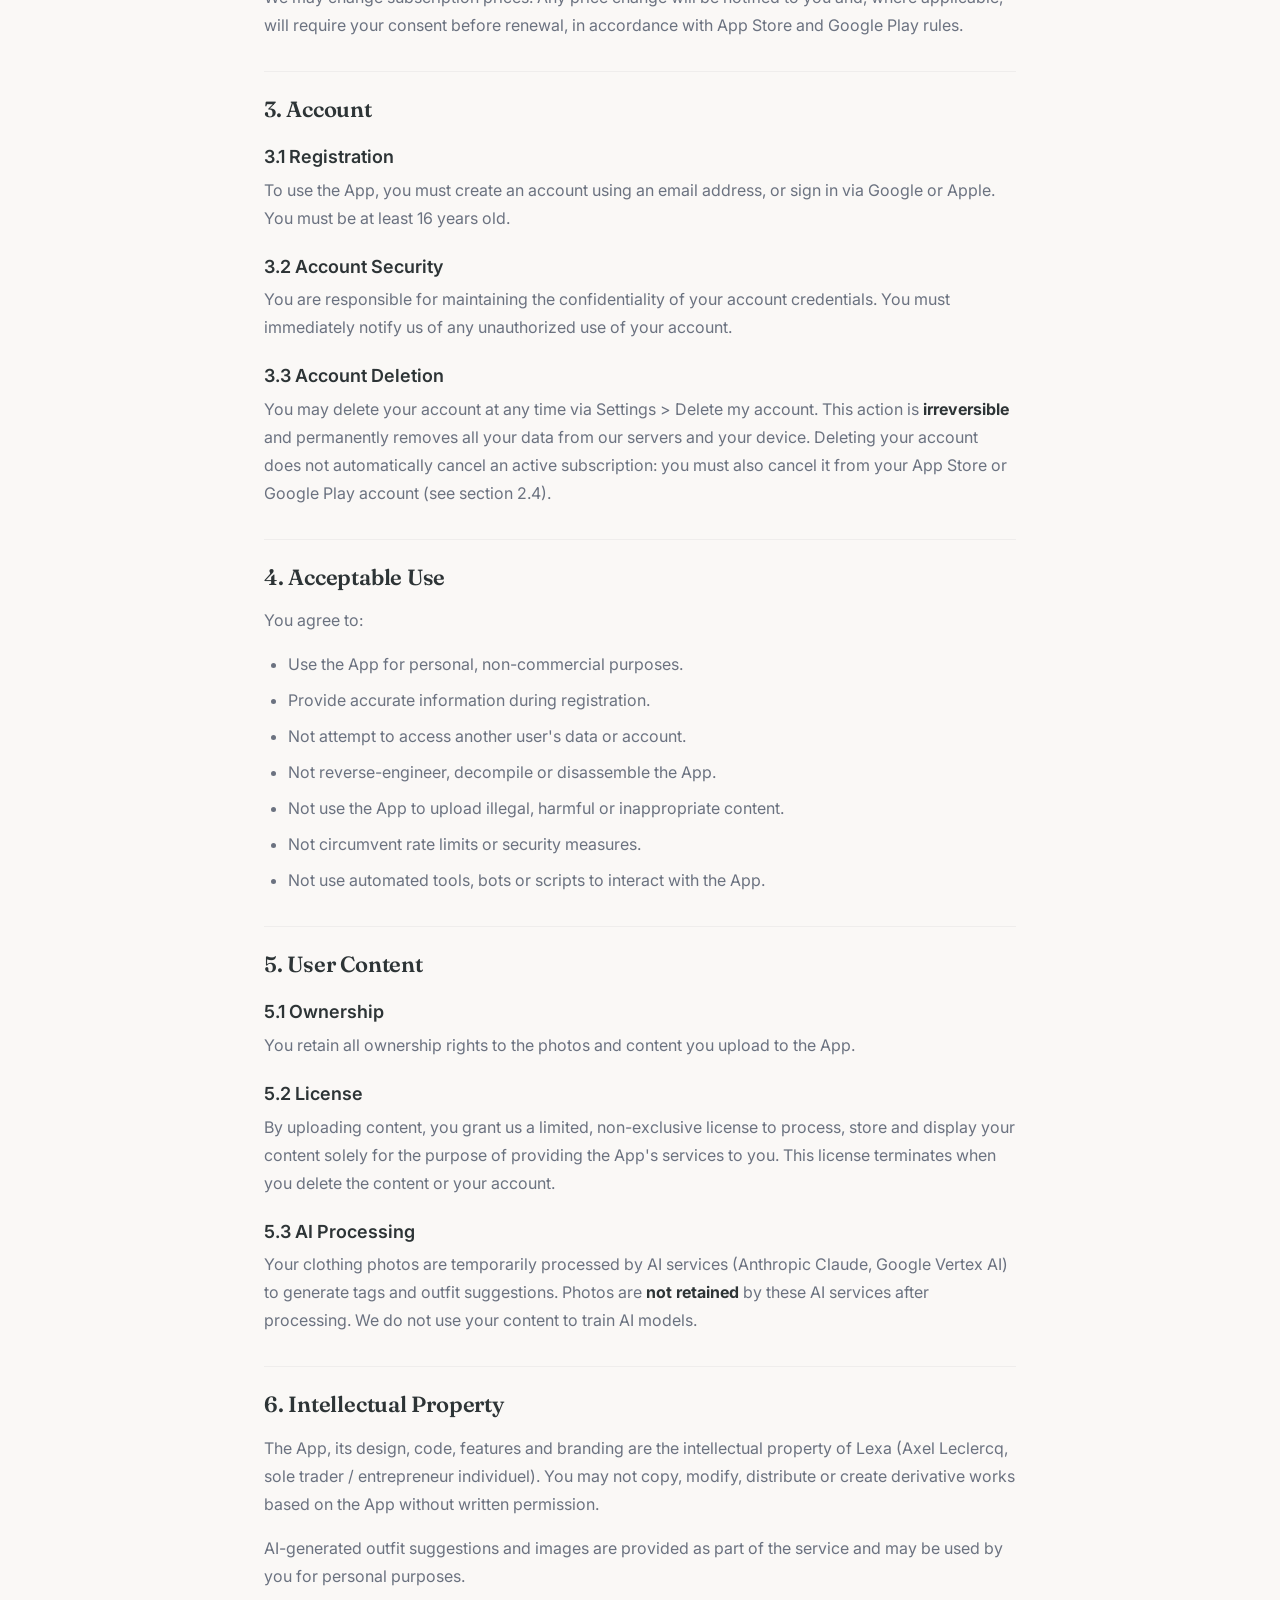
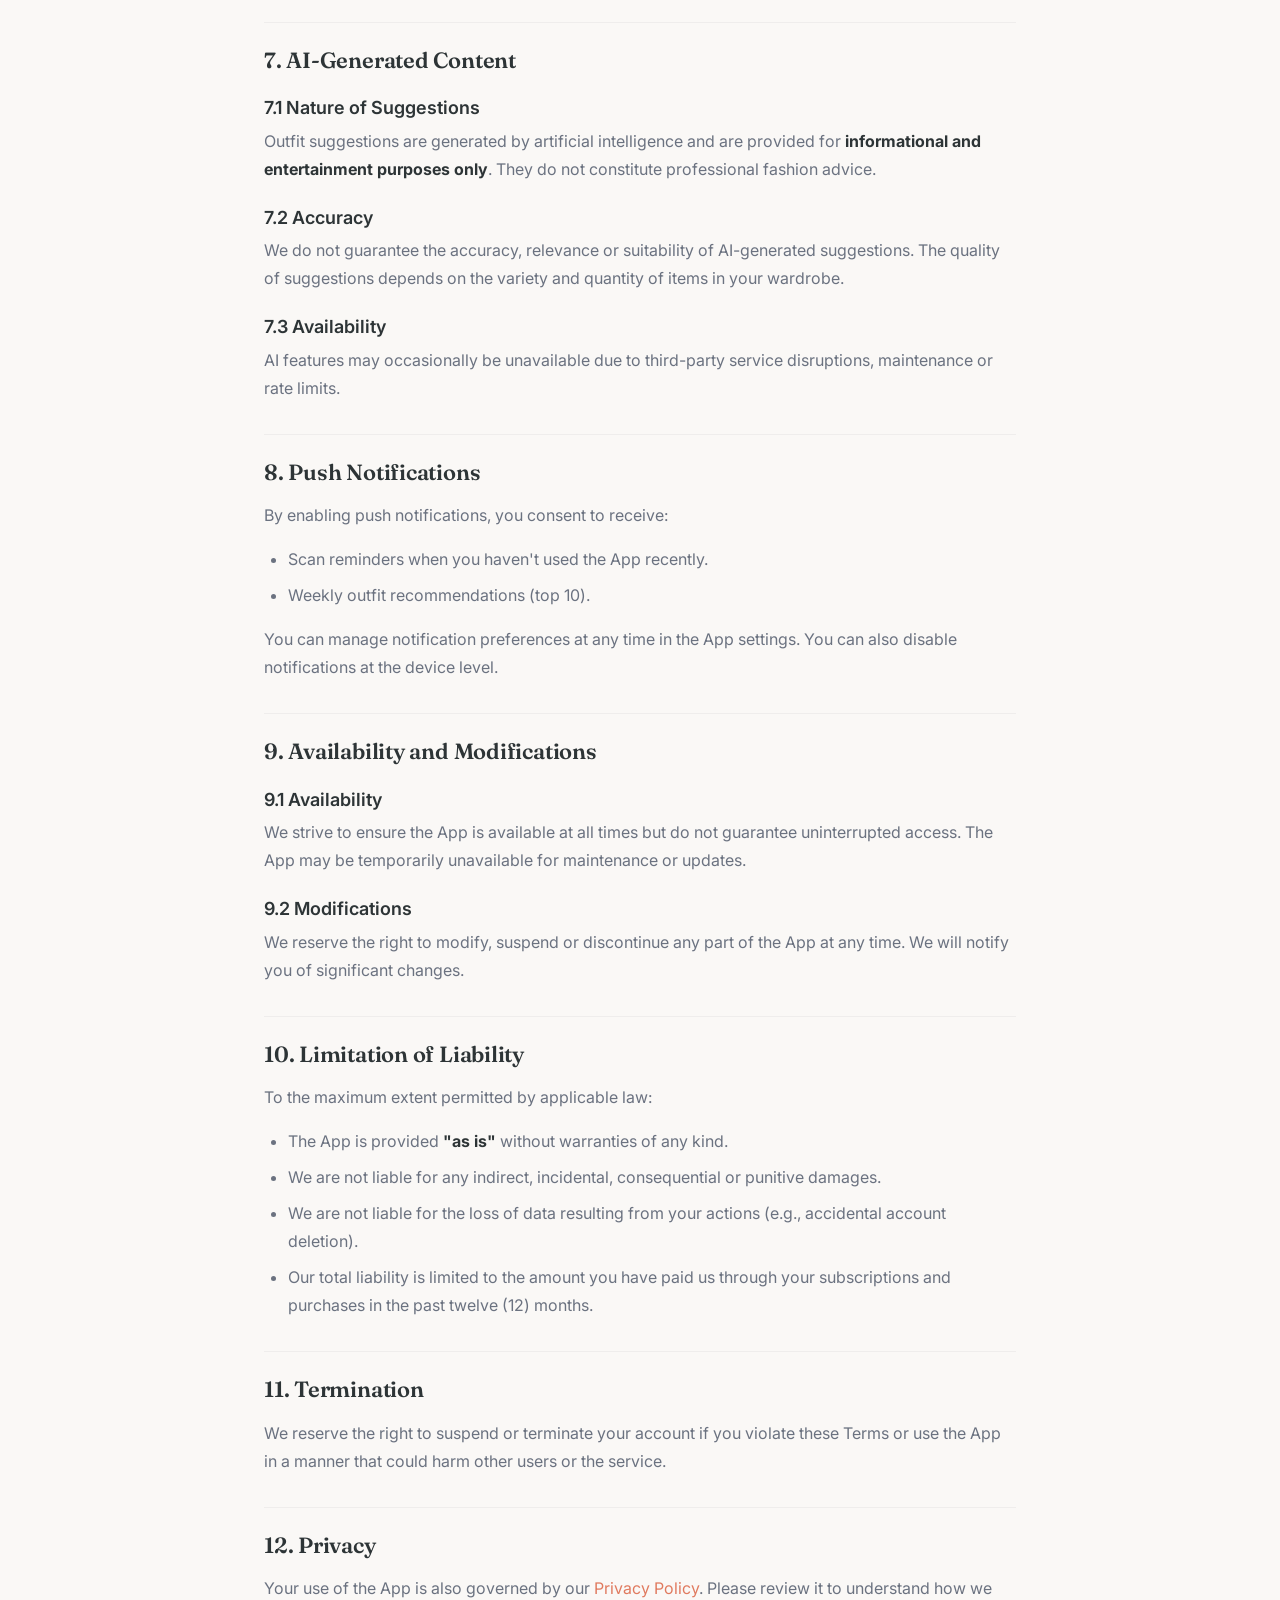
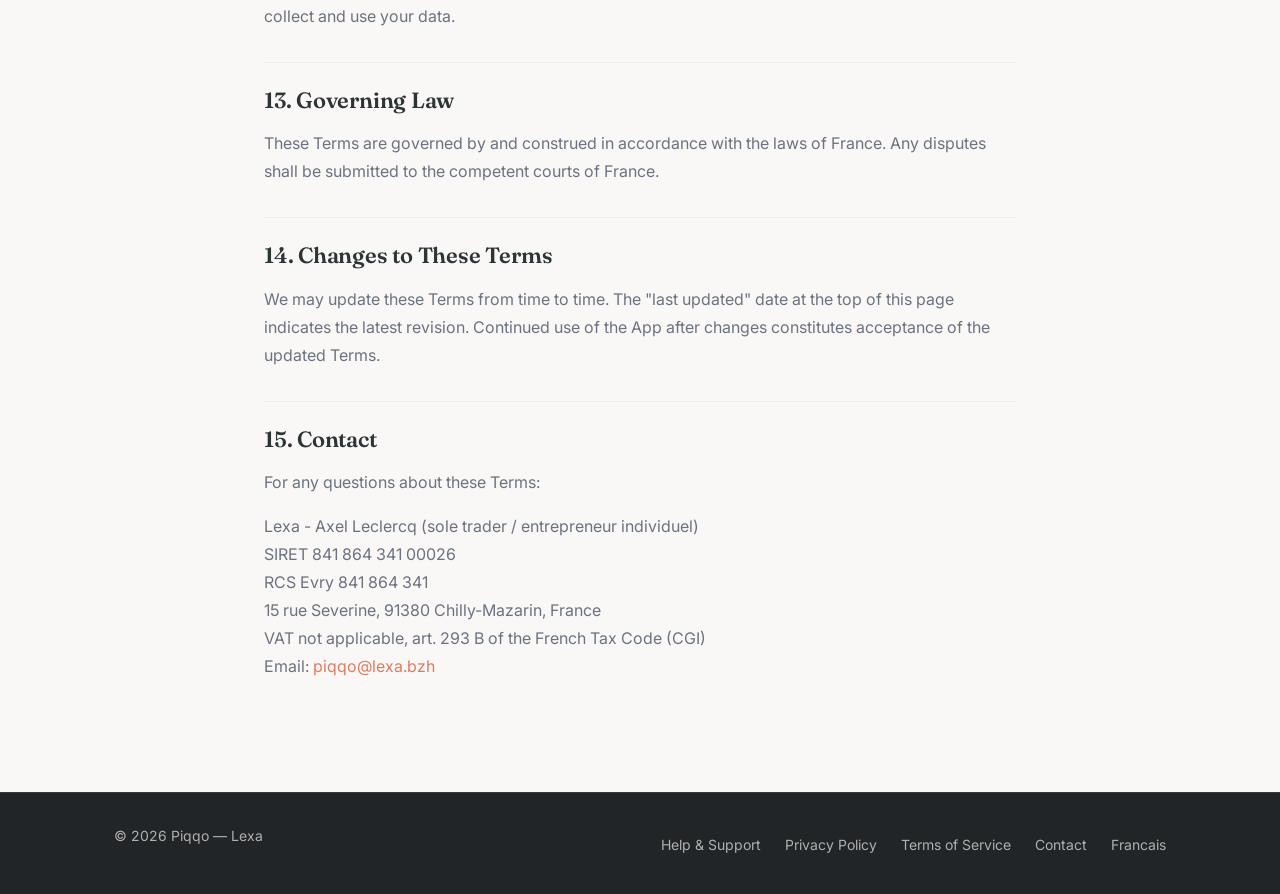
<file: en/terms.html>
<!doctype html>
<html lang="en">
  <head>
    <meta charset="UTF-8" />
    <meta name="viewport" content="width=device-width, initial-scale=1.0" />
    <title>Terms of Service - Piqqo</title>
    <meta
      name="description"
      content="Terms of Service for the Piqqo application."
    />
    <link rel="alternate" hreflang="fr" href="../fr/terms.html" />
    <link rel="alternate" hreflang="en" href="terms.html" />
    <link rel="canonical" href="https://piqqo.app/en/terms.html" />
    <link rel="preconnect" href="https://fonts.googleapis.com" />
    <link rel="preconnect" href="https://fonts.gstatic.com" crossorigin />
    <link
      href="https://fonts.googleapis.com/css2?family=Fraunces:ital,opsz,wght@0,9..144,400..700;1,9..144,400..700&family=Inter:wght@400;500;600;700&display=swap"
      rel="stylesheet"
    />
    <link rel="stylesheet" href="../style.css" />
  </head>
  <body>
    <!-- Navigation -->
    <nav class="nav">
      <div class="nav__inner">
        <a href="index.html" class="nav__logo">Piqq<span>o</span></a>
        <ul class="nav__links">
          <li><a href="privacy.html">Privacy</a></li>
          <li><a href="terms.html">Terms</a></li>
          <li><a href="../fr/terms.html" class="nav__lang">FR</a></li>
        </ul>
      </div>
    </nav>

    <!-- Legal Content -->
    <main class="legal">
      <div class="container container--narrow">
        <div class="legal__header">
          <h1>Terms of Service</h1>
          <p class="legal__date">Last updated: June 5, 2026</p>
        </div>

        <div class="legal__content">
          <p>
            These Terms of Service ("Terms") govern your use of the Piqqo mobile
            application ("the App") published by Lexa, the trading name of Axel Leclercq, sole trader (entrepreneur individuel) ("we", "us" or
            "the Publisher"). By creating an account or using the App, you agree
            to be bound by these Terms.
          </p>

          <h2>1. Description of the Service</h2>
          <p>
            Piqqo is a personal wardrobe management application that allows you
            to:
          </p>
          <ul>
            <li>Photograph and catalog your clothing items.</li>
            <li>
              Receive AI-generated outfit suggestions based on your wardrobe and
              occasion.
            </li>
            <li>Save favorite outfits and provide feedback on suggestions.</li>
            <li>
              Receive push notifications with reminders and recommendations.
            </li>
          </ul>

          <h2>2. Subscriptions, Free Trial and Purchases</h2>

          <h3>2.1 Plans</h3>
          <p>
            Access to the outfit suggestion and image generation features
            requires a paid subscription. Piqqo offers several subscription
            plans as well as "boosters" (one-time, consumable purchases) that
            grant an additional generation quota. The available plans and their
            prices are shown in the App at the time of purchase, in your local
            currency.
          </p>

          <h3>2.2 Free Trial</h3>
          <p>
            Some subscriptions may include a 14-day free trial. If you do not
            cancel before the end of the trial period, the paid subscription
            starts automatically and the corresponding amount is charged. Any
            unused portion of a free trial is forfeited when you subscribe to a
            paid plan.
          </p>

          <h3>2.3 Billing and Auto-Renewal</h3>
          <p>
            Subscriptions <strong>renew automatically</strong>. Payment is
            charged to your App Store (Apple) or Google Play (Google) account
            upon confirmation of purchase, then at each renewal period, unless
            cancelled. Renewal is charged within 24 hours before the end of the
            current period, at the price of the selected plan.
          </p>

          <h3>2.4 Management and Cancellation</h3>
          <p>
            You can manage or cancel your subscription at any time from your App
            Store account settings (iOS Settings > your name > Subscriptions) or
            Google Play (Play Store > Payments &amp; subscriptions >
            Subscriptions). Cancellation takes effect at the end of the current
            billing period; you keep access to paid features until that date.
            Uninstalling the App does not cancel the subscription.
          </p>

          <h3>2.5 Refunds</h3>
          <p>
            Payments are processed by Apple or Google. Refund requests are
            subject to the App Store or Google Play policies; we do not process
            refunds directly. Boosters are consumable purchases and are not
            refundable once the quota has been credited, except where required
            by mandatory law.
          </p>

          <h3>2.6 Price Changes</h3>
          <p>
            We may change subscription prices. Any price change will be notified
            to you and, where applicable, will require your consent before
            renewal, in accordance with App Store and Google Play rules.
          </p>

          <h2>3. Account</h2>

          <h3>3.1 Registration</h3>
          <p>
            To use the App, you must create an account using an email address,
            or sign in via Google or Apple. You must be at least 16 years old.
          </p>

          <h3>3.2 Account Security</h3>
          <p>
            You are responsible for maintaining the confidentiality of your
            account credentials. You must immediately notify us of any
            unauthorized use of your account.
          </p>

          <h3>3.3 Account Deletion</h3>
          <p>
            You may delete your account at any time via Settings > Delete my
            account. This action is <strong>irreversible</strong> and
            permanently removes all your data from our servers and your device.
            Deleting your account does not automatically cancel an active
            subscription: you must also cancel it from your App Store or Google
            Play account (see section 2.4).
          </p>

          <h2>4. Acceptable Use</h2>
          <p>You agree to:</p>
          <ul>
            <li>Use the App for personal, non-commercial purposes.</li>
            <li>Provide accurate information during registration.</li>
            <li>Not attempt to access another user's data or account.</li>
            <li>Not reverse-engineer, decompile or disassemble the App.</li>
            <li>
              Not use the App to upload illegal, harmful or inappropriate
              content.
            </li>
            <li>Not circumvent rate limits or security measures.</li>
            <li>
              Not use automated tools, bots or scripts to interact with the App.
            </li>
          </ul>

          <h2>5. User Content</h2>

          <h3>5.1 Ownership</h3>
          <p>
            You retain all ownership rights to the photos and content you upload
            to the App.
          </p>

          <h3>5.2 License</h3>
          <p>
            By uploading content, you grant us a limited, non-exclusive license
            to process, store and display your content solely for the purpose of
            providing the App's services to you. This license terminates when
            you delete the content or your account.
          </p>

          <h3>5.3 AI Processing</h3>
          <p>
            Your clothing photos are temporarily processed by AI services
            (Anthropic Claude, Google Vertex AI) to generate tags and outfit
            suggestions. Photos are <strong>not retained</strong> by these AI
            services after processing. We do not use your content to train AI
            models.
          </p>

          <h2>6. Intellectual Property</h2>
          <p>
            The App, its design, code, features and branding are the
            intellectual property of Lexa (Axel Leclercq, sole trader / entrepreneur individuel). You may not copy, modify,
            distribute or create derivative works based on the App without
            written permission.
          </p>
          <p>
            AI-generated outfit suggestions and images are provided as part of
            the service and may be used by you for personal purposes.
          </p>

          <h2>7. AI-Generated Content</h2>

          <h3>7.1 Nature of Suggestions</h3>
          <p>
            Outfit suggestions are generated by artificial intelligence and are
            provided for
            <strong>informational and entertainment purposes only</strong>. They
            do not constitute professional fashion advice.
          </p>

          <h3>7.2 Accuracy</h3>
          <p>
            We do not guarantee the accuracy, relevance or suitability of
            AI-generated suggestions. The quality of suggestions depends on the
            variety and quantity of items in your wardrobe.
          </p>

          <h3>7.3 Availability</h3>
          <p>
            AI features may occasionally be unavailable due to third-party
            service disruptions, maintenance or rate limits.
          </p>

          <h2>8. Push Notifications</h2>
          <p>By enabling push notifications, you consent to receive:</p>
          <ul>
            <li>Scan reminders when you haven't used the App recently.</li>
            <li>Weekly outfit recommendations (top 10).</li>
          </ul>
          <p>
            You can manage notification preferences at any time in the App
            settings. You can also disable notifications at the device level.
          </p>

          <h2>9. Availability and Modifications</h2>

          <h3>9.1 Availability</h3>
          <p>
            We strive to ensure the App is available at all times but do not
            guarantee uninterrupted access. The App may be temporarily
            unavailable for maintenance or updates.
          </p>

          <h3>9.2 Modifications</h3>
          <p>
            We reserve the right to modify, suspend or discontinue any part of
            the App at any time. We will notify you of significant changes.
          </p>

          <h2>10. Limitation of Liability</h2>
          <p>To the maximum extent permitted by applicable law:</p>
          <ul>
            <li>
              The App is provided <strong>"as is"</strong> without warranties of
              any kind.
            </li>
            <li>
              We are not liable for any indirect, incidental, consequential or
              punitive damages.
            </li>
            <li>
              We are not liable for the loss of data resulting from your actions
              (e.g., accidental account deletion).
            </li>
            <li>
              Our total liability is limited to the amount you have paid us
              through your subscriptions and purchases in the past twelve (12)
              months.
            </li>
          </ul>

          <h2>11. Termination</h2>
          <p>
            We reserve the right to suspend or terminate your account if you
            violate these Terms or use the App in a manner that could harm other
            users or the service.
          </p>

          <h2>12. Privacy</h2>
          <p>
            Your use of the App is also governed by our
            <a href="privacy.html">Privacy Policy</a>. Please review it to
            understand how we collect and use your data.
          </p>

          <h2>13. Governing Law</h2>
          <p>
            These Terms are governed by and construed in accordance with the
            laws of France. Any disputes shall be submitted to the competent
            courts of France.
          </p>

          <h2>14. Changes to These Terms</h2>
          <p>
            We may update these Terms from time to time. The "last updated" date
            at the top of this page indicates the latest revision. Continued use
            of the App after changes constitutes acceptance of the updated
            Terms.
          </p>

          <h2>15. Contact</h2>
          <p>For any questions about these Terms:</p>
          <p>
            Lexa - Axel Leclercq (sole trader / entrepreneur individuel)<br />SIRET 841 864 341 00026<br />RCS Evry 841 864 341<br />15 rue Severine, 91380 Chilly-Mazarin, France<br />VAT not applicable, art. 293 B of the French Tax Code (CGI)<br />Email:
            <a href="mailto:piqqo@lexa.bzh">piqqo@lexa.bzh</a>
          </p>
        </div>
      </div>
    </main>

    <!-- Footer -->
    <footer class="footer">
      <div class="container">
        <div class="footer__inner">
          <p class="footer__copy">&copy; 2026 Piqqo — Lexa</p>
          <ul class="footer__links">
            <li><a href="support.html">Help & Support</a></li>
            <li><a href="privacy.html">Privacy Policy</a></li>
            <li><a href="terms.html">Terms of Service</a></li>
            <li><a href="mailto:piqqo@lexa.bzh">Contact</a></li>
            <li><a href="../fr/terms.html">Francais</a></li>
          </ul>
        </div>
      </div>
    </footer>
  </body>
</html>
</file>
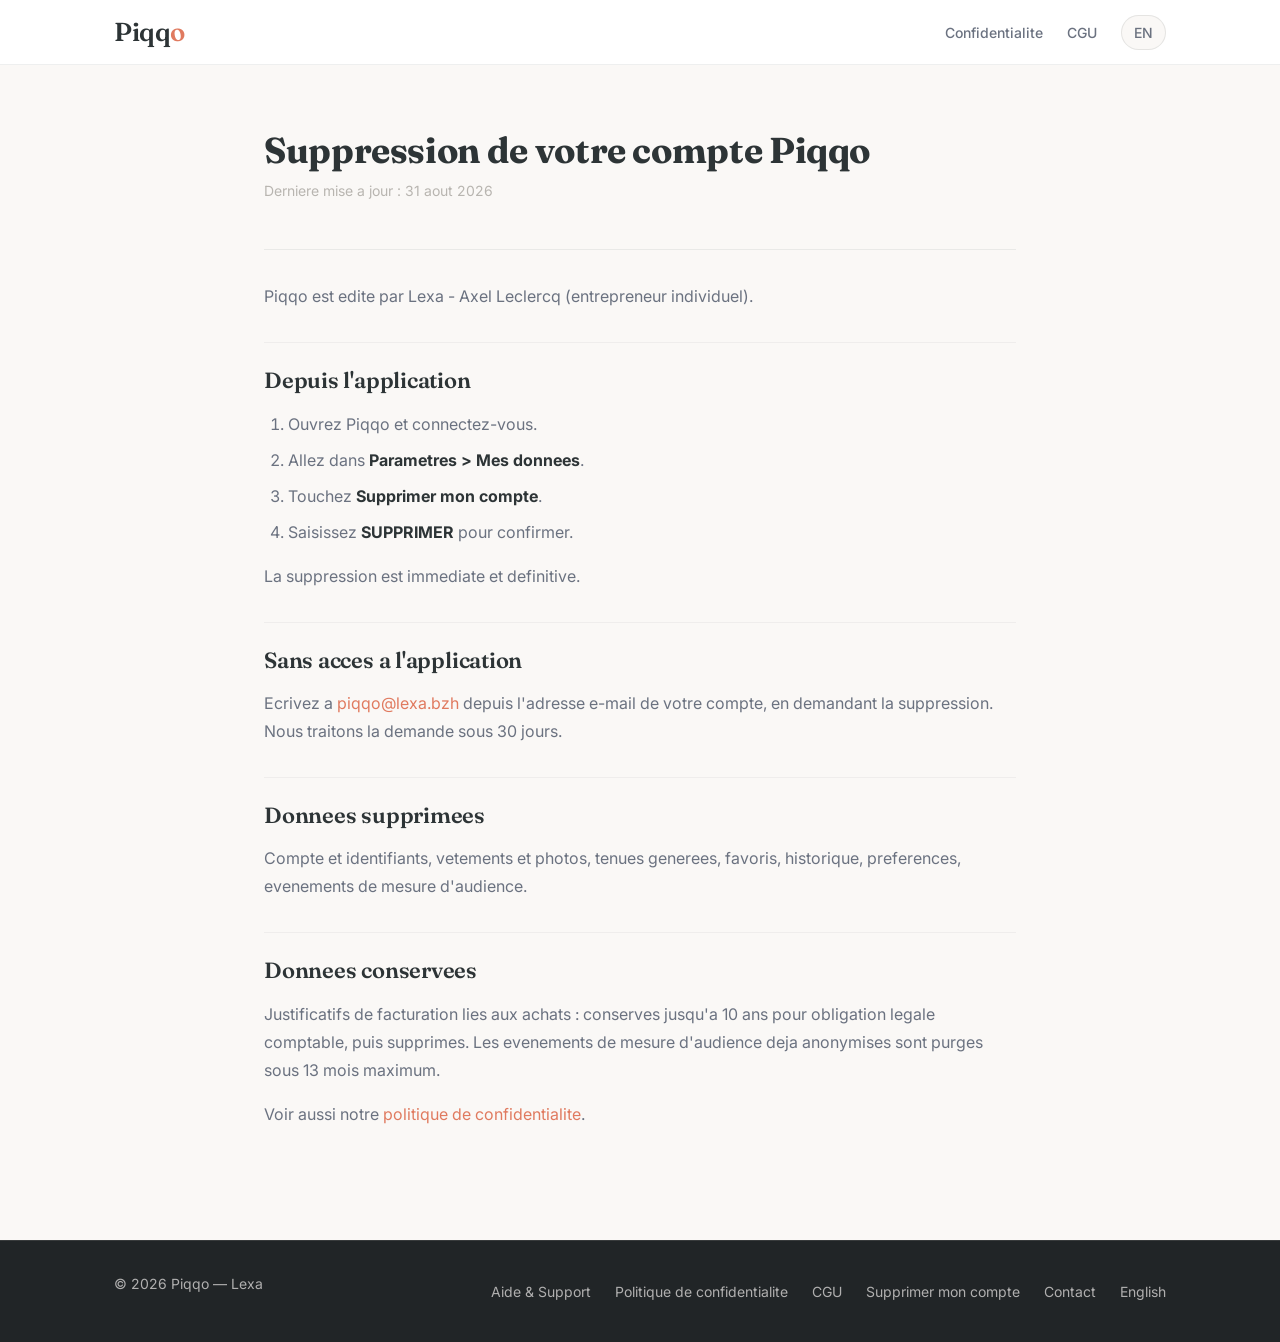
<file: fr/delete-account.html>
<!doctype html>
<html lang="fr">
  <head>
    <meta charset="UTF-8" />
    <meta name="viewport" content="width=device-width, initial-scale=1.0" />
    <title>Suppression de votre compte - Piqqo</title>
    <meta
      name="description"
      content="Comment supprimer votre compte Piqqo et quelles donnees sont effacees ou conservees."
    />
    <link rel="alternate" hreflang="en" href="../en/delete-account.html" />
    <link rel="alternate" hreflang="fr" href="delete-account.html" />
    <link rel="canonical" href="https://piqqo.app/fr/delete-account.html" />
    <link rel="preconnect" href="https://fonts.googleapis.com" />
    <link rel="preconnect" href="https://fonts.gstatic.com" crossorigin />
    <link
      href="https://fonts.googleapis.com/css2?family=Fraunces:ital,opsz,wght@0,9..144,400..700;1,9..144,400..700&family=Inter:wght@400;500;600;700&display=swap"
      rel="stylesheet"
    />
    <link rel="stylesheet" href="../style.css" />
  </head>
  <body>
    <!-- Navigation -->
    <nav class="nav">
      <div class="nav__inner">
        <a href="index.html" class="nav__logo">Piqq<span>o</span></a>
        <ul class="nav__links">
          <li><a href="privacy.html">Confidentialite</a></li>
          <li><a href="terms.html">CGU</a></li>
          <li><a href="../en/delete-account.html" class="nav__lang">EN</a></li>
        </ul>
      </div>
    </nav>

    <!-- Legal Content -->
    <main class="legal">
      <div class="container container--narrow">
        <div class="legal__header">
          <h1>Suppression de votre compte Piqqo</h1>
          <p class="legal__date">Derniere mise a jour : 31 aout 2026</p>
        </div>

        <div class="legal__content">
          <p>Piqqo est edite par Lexa - Axel Leclercq (entrepreneur individuel).</p>

          <h2>Depuis l'application</h2>
          <ol>
            <li>Ouvrez Piqqo et connectez-vous.</li>
            <li>Allez dans <strong>Parametres &gt; Mes donnees</strong>.</li>
            <li>Touchez <strong>Supprimer mon compte</strong>.</li>
            <li>Saisissez <strong>SUPPRIMER</strong> pour confirmer.</li>
          </ol>
          <p>La suppression est immediate et definitive.</p>

          <h2>Sans acces a l'application</h2>
          <p>
            Ecrivez a
            <a href="mailto:piqqo@lexa.bzh">piqqo@lexa.bzh</a> depuis l'adresse
            e-mail de votre compte, en demandant la suppression. Nous traitons la
            demande sous 30 jours.
          </p>

          <h2>Donnees supprimees</h2>
          <p>
            Compte et identifiants, vetements et photos, tenues generees,
            favoris, historique, preferences, evenements de mesure d'audience.
          </p>

          <h2>Donnees conservees</h2>
          <p>
            Justificatifs de facturation lies aux achats : conserves jusqu'a
            10 ans pour obligation legale comptable, puis supprimes. Les
            evenements de mesure d'audience deja anonymises sont purges sous
            13 mois maximum.
          </p>

          <p>
            Voir aussi notre
            <a href="privacy.html">politique de confidentialite</a>.
          </p>
        </div>
      </div>
    </main>

    <!-- Footer -->
    <footer class="footer">
      <div class="container">
        <div class="footer__inner">
          <p class="footer__copy">&copy; 2026 Piqqo — Lexa</p>
          <ul class="footer__links">
            <li><a href="support.html">Aide & Support</a></li>
            <li><a href="privacy.html">Politique de confidentialite</a></li>
            <li><a href="terms.html">CGU</a></li>
            <li><a href="delete-account.html">Supprimer mon compte</a></li>
            <li><a href="mailto:piqqo@lexa.bzh">Contact</a></li>
            <li><a href="../en/delete-account.html">English</a></li>
          </ul>
        </div>
      </div>
    </footer>
  </body>
</html>
</file>
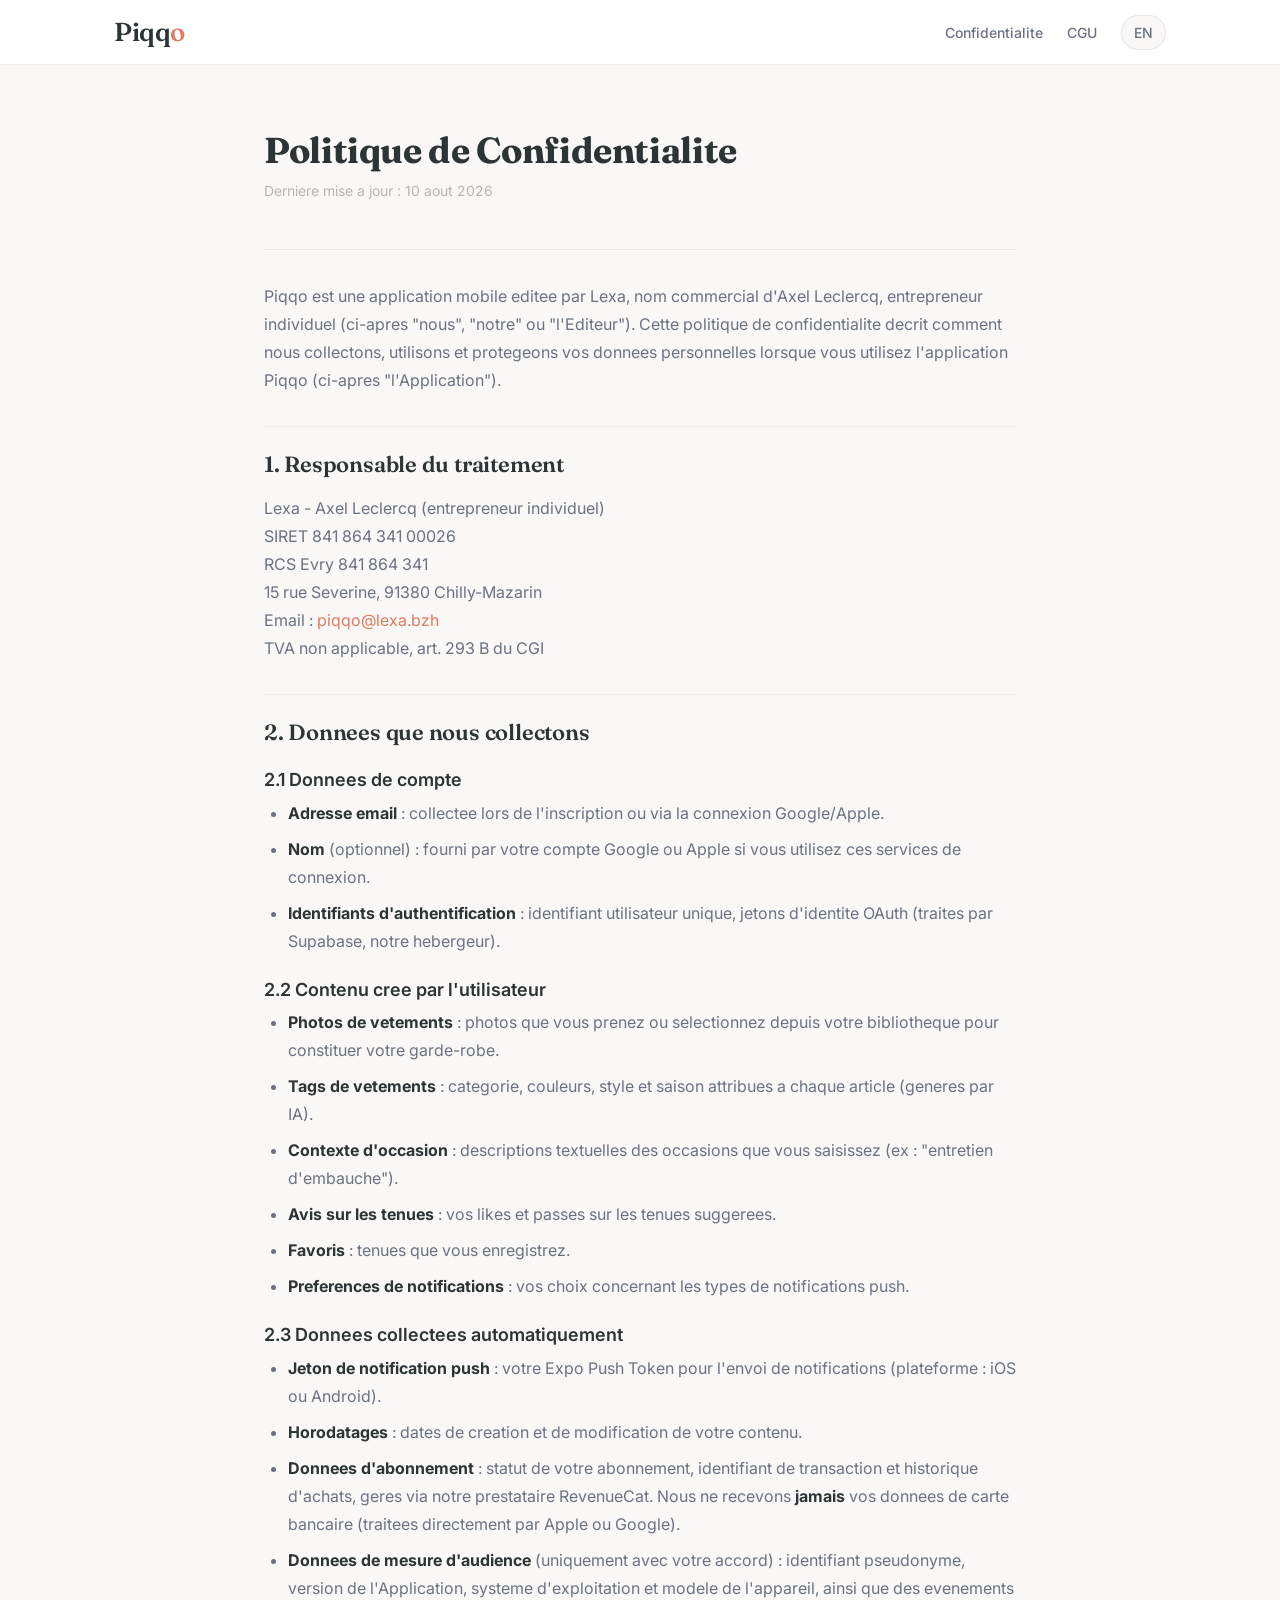
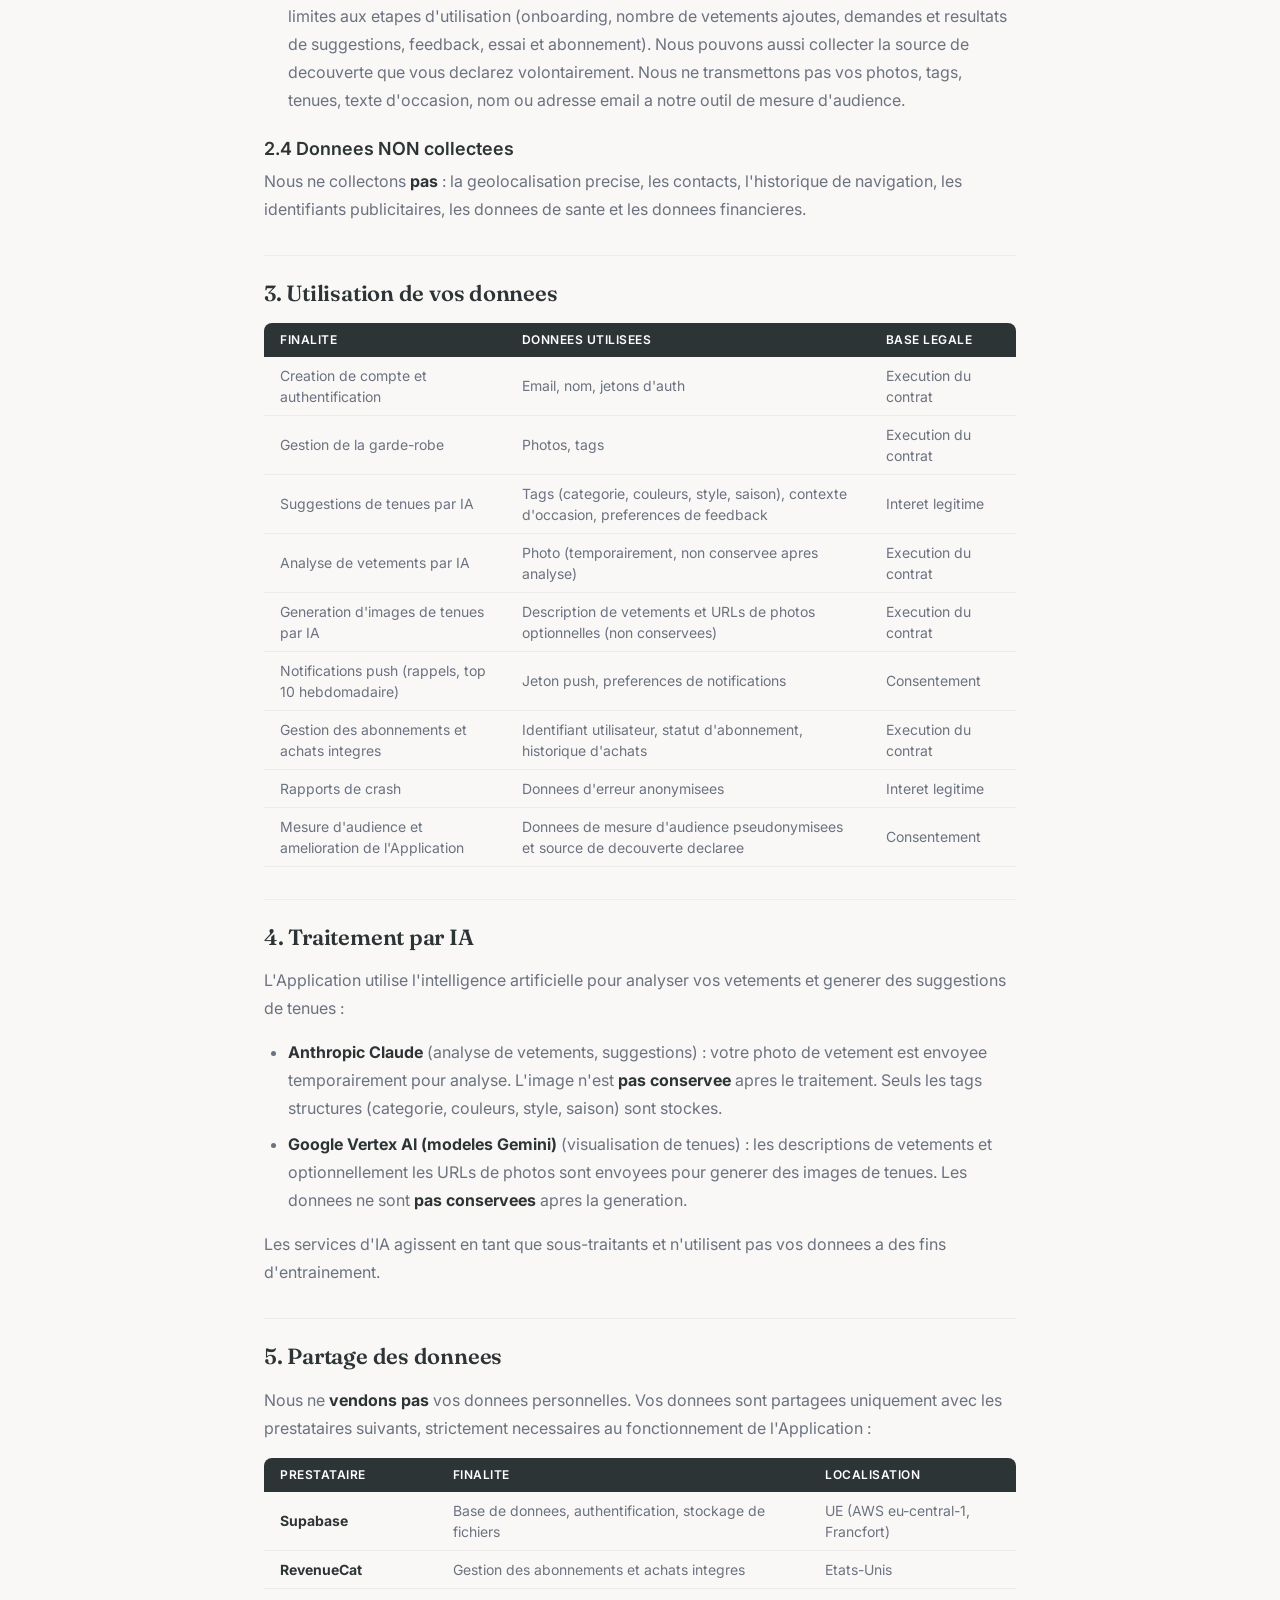
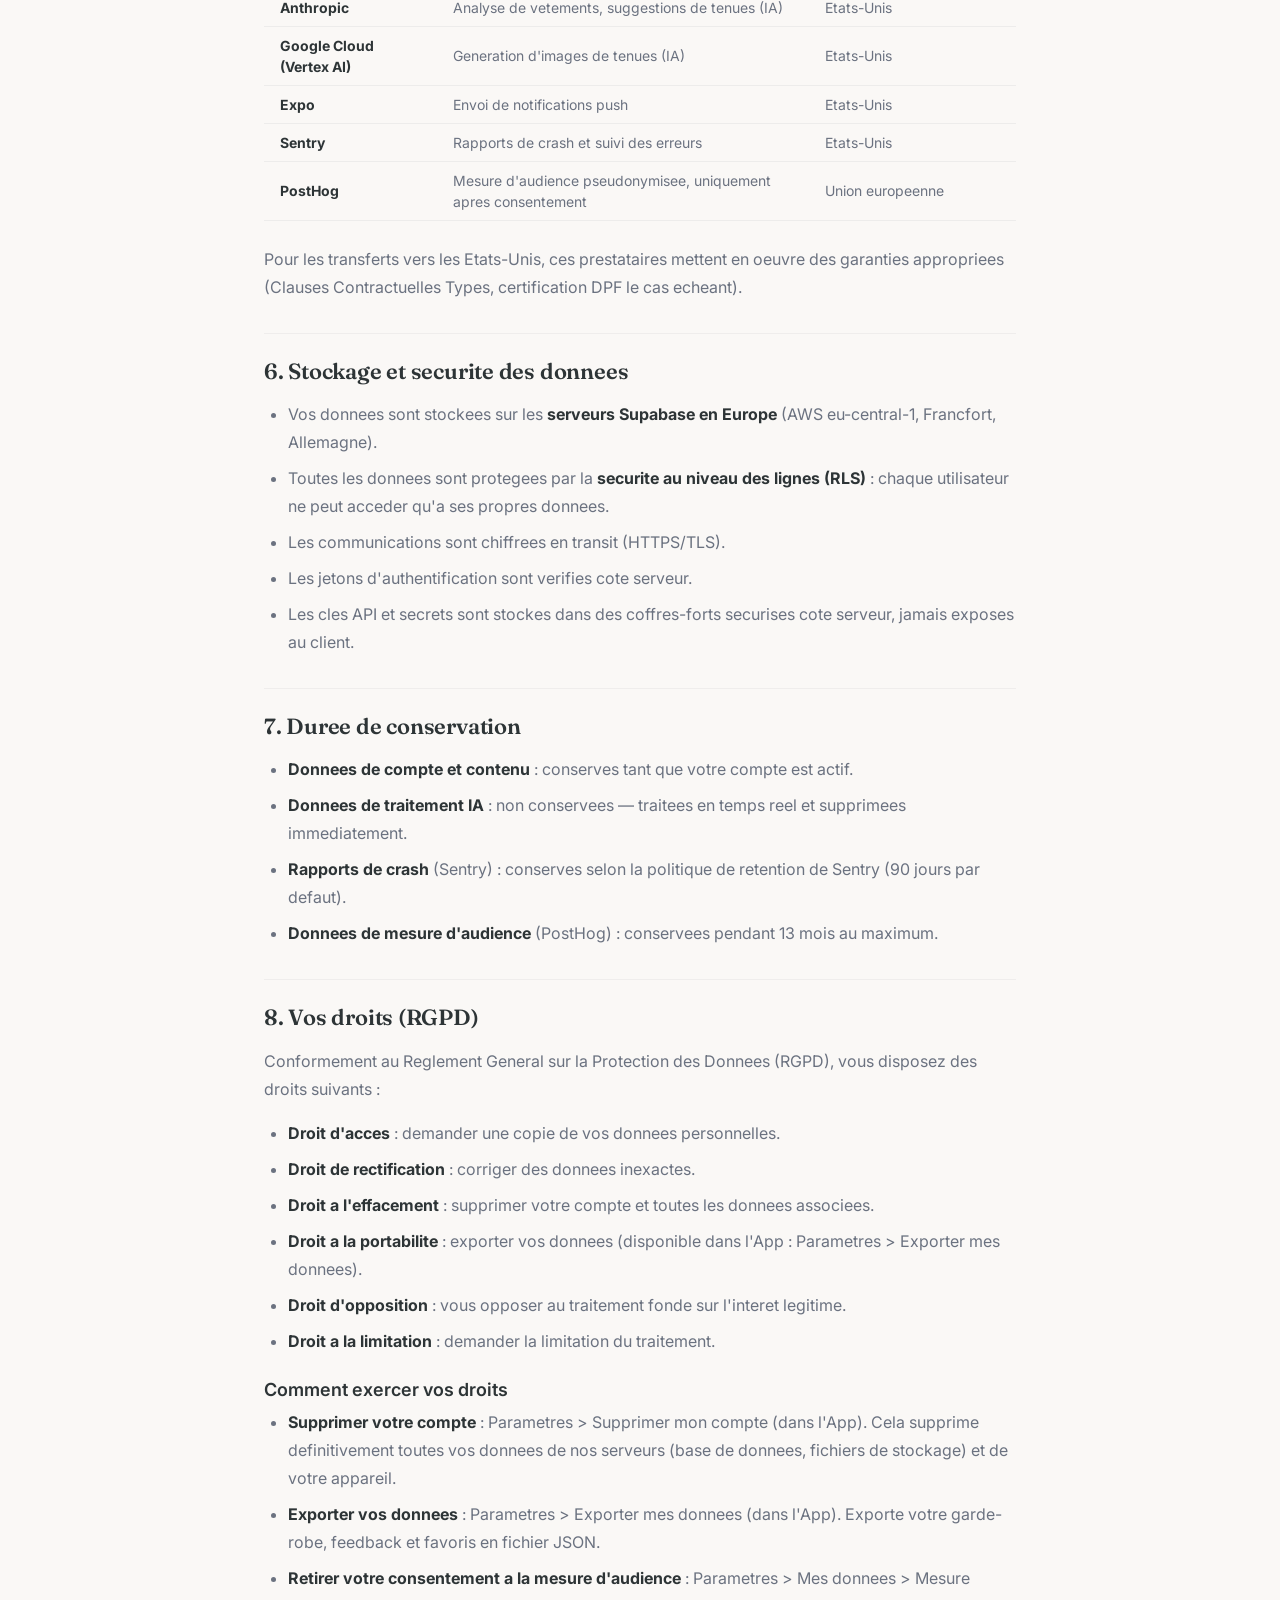
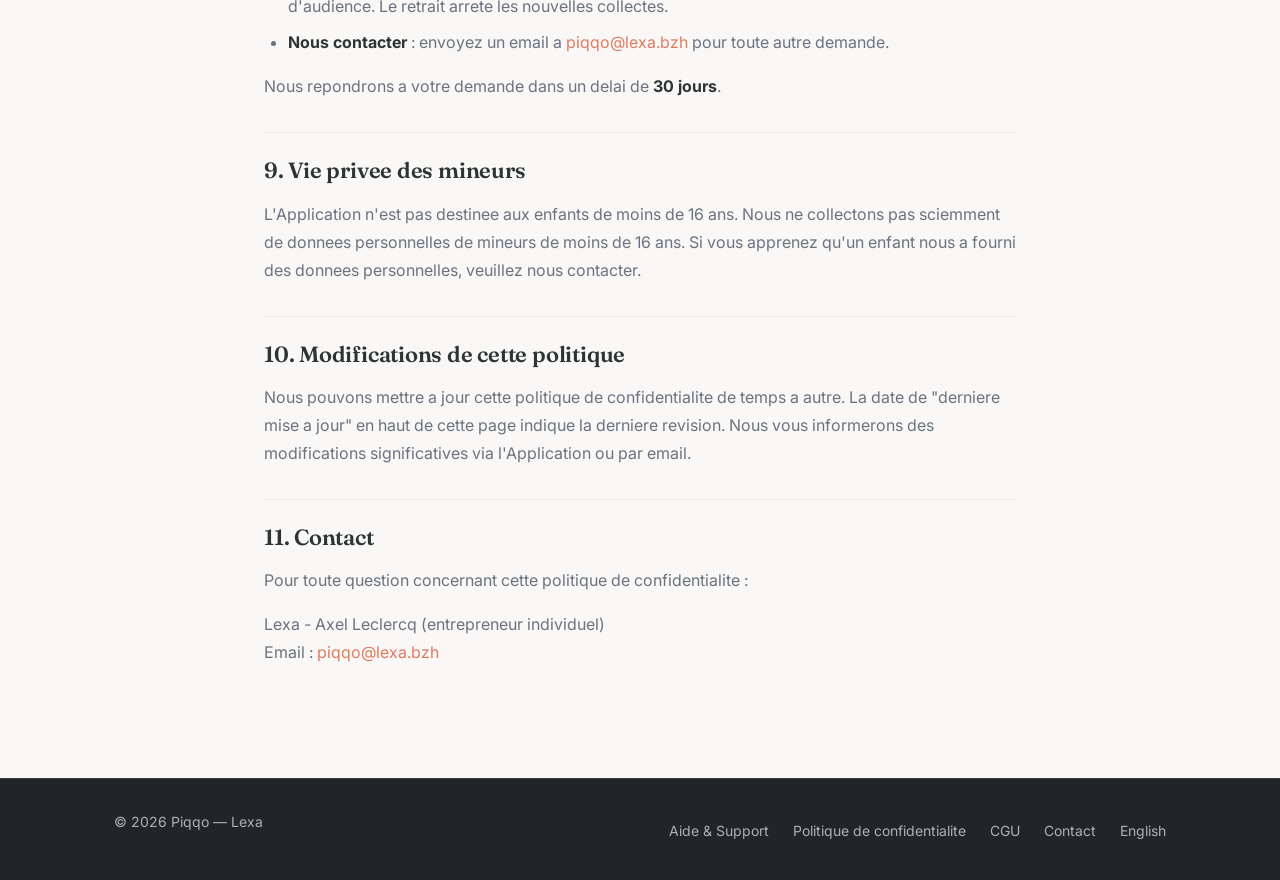
<file: fr/privacy.html>
<!doctype html>
<html lang="fr">
  <head>
    <meta charset="UTF-8" />
    <meta name="viewport" content="width=device-width, initial-scale=1.0" />
    <title>Politique de Confidentialite - Piqqo</title>
    <meta
      name="description"
      content="Politique de confidentialite de l'application Piqqo. Decouvrez comment nous collectons, utilisons et protegeons vos donnees personnelles."
    />
    <link rel="alternate" hreflang="en" href="../en/privacy.html" />
    <link rel="alternate" hreflang="fr" href="privacy.html" />
    <link rel="canonical" href="https://piqqo.app/fr/privacy.html" />
    <link rel="preconnect" href="https://fonts.googleapis.com" />
    <link rel="preconnect" href="https://fonts.gstatic.com" crossorigin />
    <link
      href="https://fonts.googleapis.com/css2?family=Fraunces:ital,opsz,wght@0,9..144,400..700;1,9..144,400..700&family=Inter:wght@400;500;600;700&display=swap"
      rel="stylesheet"
    />
    <link rel="stylesheet" href="../style.css" />
  </head>
  <body>
    <!-- Navigation -->
    <nav class="nav">
      <div class="nav__inner">
        <a href="index.html" class="nav__logo">Piqq<span>o</span></a>
        <ul class="nav__links">
          <li><a href="privacy.html">Confidentialite</a></li>
          <li><a href="terms.html">CGU</a></li>
          <li><a href="../en/privacy.html" class="nav__lang">EN</a></li>
        </ul>
      </div>
    </nav>

    <!-- Legal Content -->
    <main class="legal">
      <div class="container container--narrow">
        <div class="legal__header">
          <h1>Politique de Confidentialite</h1>
          <p class="legal__date">Derniere mise a jour : 10 aout 2026</p>
        </div>

        <div class="legal__content">
          <p>
            Piqqo est une application mobile editee par Lexa, nom commercial d'Axel Leclercq, entrepreneur individuel (ci-apres
            "nous", "notre" ou "l'Editeur"). Cette politique de confidentialite
            decrit comment nous collectons, utilisons et protegeons vos donnees
            personnelles lorsque vous utilisez l'application Piqqo (ci-apres
            "l'Application").
          </p>

          <h2>1. Responsable du traitement</h2>
          <p>
            Lexa - Axel Leclercq (entrepreneur individuel)<br />SIRET 841 864 341 00026<br />RCS Evry 841 864 341<br />15 rue Severine, 91380 Chilly-Mazarin<br />Email :
            <a href="mailto:piqqo@lexa.bzh">piqqo@lexa.bzh</a><br />TVA non applicable, art. 293 B du CGI
          </p>

          <h2>2. Donnees que nous collectons</h2>

          <h3>2.1 Donnees de compte</h3>
          <ul>
            <li>
              <strong>Adresse email</strong> : collectee lors de l'inscription
              ou via la connexion Google/Apple.
            </li>
            <li>
              <strong>Nom</strong> (optionnel) : fourni par votre compte Google
              ou Apple si vous utilisez ces services de connexion.
            </li>
            <li>
              <strong>Identifiants d'authentification</strong> : identifiant
              utilisateur unique, jetons d'identite OAuth (traites par Supabase,
              notre hebergeur).
            </li>
          </ul>

          <h3>2.2 Contenu cree par l'utilisateur</h3>
          <ul>
            <li>
              <strong>Photos de vetements</strong> : photos que vous prenez ou
              selectionnez depuis votre bibliotheque pour constituer votre
              garde-robe.
            </li>
            <li>
              <strong>Tags de vetements</strong> : categorie, couleurs, style et
              saison attribues a chaque article (generes par IA).
            </li>
            <li>
              <strong>Contexte d'occasion</strong> : descriptions textuelles des
              occasions que vous saisissez (ex : "entretien d'embauche").
            </li>
            <li>
              <strong>Avis sur les tenues</strong> : vos likes et passes sur les
              tenues suggerees.
            </li>
            <li><strong>Favoris</strong> : tenues que vous enregistrez.</li>
            <li>
              <strong>Preferences de notifications</strong> : vos choix
              concernant les types de notifications push.
            </li>
          </ul>

          <h3>2.3 Donnees collectees automatiquement</h3>
          <ul>
            <li>
              <strong>Jeton de notification push</strong> : votre Expo Push
              Token pour l'envoi de notifications (plateforme : iOS ou Android).
            </li>
            <li>
              <strong>Horodatages</strong> : dates de creation et de
              modification de votre contenu.
            </li>
            <li>
              <strong>Donnees d'abonnement</strong> : statut de votre
              abonnement, identifiant de transaction et historique d'achats,
              geres via notre prestataire RevenueCat. Nous ne recevons
              <strong>jamais</strong> vos donnees de carte bancaire (traitees
              directement par Apple ou Google).
            </li>
            <li>
              <strong>Donnees de mesure d'audience</strong> (uniquement avec
              votre accord) : identifiant pseudonyme, version de l'Application,
              systeme d'exploitation et modele de l'appareil, ainsi que des
              evenements limites aux etapes d'utilisation (onboarding, nombre de
              vetements ajoutes, demandes et resultats de suggestions, feedback,
              essai et abonnement). Nous pouvons aussi collecter la source de
              decouverte que vous declarez volontairement. Nous ne transmettons
              pas vos photos, tags, tenues, texte d'occasion, nom ou adresse
              email a notre outil de mesure d'audience.
            </li>
          </ul>

          <h3>2.4 Donnees NON collectees</h3>
          <p>
            Nous ne collectons <strong>pas</strong> : la geolocalisation
            precise, les contacts, l'historique de navigation, les identifiants
            publicitaires, les donnees de sante et les donnees financieres.
          </p>

          <h2>3. Utilisation de vos donnees</h2>
          <table>
            <thead>
              <tr>
                <th>Finalite</th>
                <th>Donnees utilisees</th>
                <th>Base legale</th>
              </tr>
            </thead>
            <tbody>
              <tr>
                <td>Creation de compte et authentification</td>
                <td>Email, nom, jetons d'auth</td>
                <td>Execution du contrat</td>
              </tr>
              <tr>
                <td>Gestion de la garde-robe</td>
                <td>Photos, tags</td>
                <td>Execution du contrat</td>
              </tr>
              <tr>
                <td>Suggestions de tenues par IA</td>
                <td>
                  Tags (categorie, couleurs, style, saison), contexte
                  d'occasion, preferences de feedback
                </td>
                <td>Interet legitime</td>
              </tr>
              <tr>
                <td>Analyse de vetements par IA</td>
                <td>Photo (temporairement, non conservee apres analyse)</td>
                <td>Execution du contrat</td>
              </tr>
              <tr>
                <td>Generation d'images de tenues par IA</td>
                <td>
                  Description de vetements et URLs de photos optionnelles (non
                  conservees)
                </td>
                <td>Execution du contrat</td>
              </tr>
              <tr>
                <td>Notifications push (rappels, top 10 hebdomadaire)</td>
                <td>Jeton push, preferences de notifications</td>
                <td>Consentement</td>
              </tr>
              <tr>
                <td>Gestion des abonnements et achats integres</td>
                <td>
                  Identifiant utilisateur, statut d'abonnement, historique
                  d'achats
                </td>
                <td>Execution du contrat</td>
              </tr>
              <tr>
                <td>Rapports de crash</td>
                <td>Donnees d'erreur anonymisees</td>
                <td>Interet legitime</td>
              </tr>
              <tr>
                <td>Mesure d'audience et amelioration de l'Application</td>
                <td>
                  Donnees de mesure d'audience pseudonymisees et source de
                  decouverte declaree
                </td>
                <td>Consentement</td>
              </tr>
            </tbody>
          </table>

          <h2>4. Traitement par IA</h2>
          <p>
            L'Application utilise l'intelligence artificielle pour analyser vos
            vetements et generer des suggestions de tenues :
          </p>
          <ul>
            <li>
              <strong>Anthropic Claude</strong> (analyse de vetements,
              suggestions) : votre photo de vetement est envoyee temporairement
              pour analyse. L'image n'est <strong>pas conservee</strong> apres
              le traitement. Seuls les tags structures (categorie, couleurs,
              style, saison) sont stockes.
            </li>
            <li>
              <strong>Google Vertex AI (modeles Gemini)</strong>
              (visualisation de tenues) : les descriptions de vetements et optionnellement les URLs de
              photos sont envoyees pour generer des images de tenues. Les
              donnees ne sont <strong>pas conservees</strong> apres la
              generation.
            </li>
          </ul>
          <p>
            Les services d'IA agissent en tant que sous-traitants et n'utilisent
            pas vos donnees a des fins d'entrainement.
          </p>

          <h2>5. Partage des donnees</h2>
          <p>
            Nous ne <strong>vendons pas</strong> vos donnees personnelles. Vos
            donnees sont partagees uniquement avec les prestataires suivants,
            strictement necessaires au fonctionnement de l'Application :
          </p>
          <table>
            <thead>
              <tr>
                <th>Prestataire</th>
                <th>Finalite</th>
                <th>Localisation</th>
              </tr>
            </thead>
            <tbody>
              <tr>
                <td><strong>Supabase</strong></td>
                <td>Base de donnees, authentification, stockage de fichiers</td>
                <td>UE (AWS eu-central-1, Francfort)</td>
              </tr>
              <tr>
                <td><strong>RevenueCat</strong></td>
                <td>Gestion des abonnements et achats integres</td>
                <td>Etats-Unis</td>
              </tr>
              <tr>
                <td><strong>Anthropic</strong></td>
                <td>Analyse de vetements, suggestions de tenues (IA)</td>
                <td>Etats-Unis</td>
              </tr>
              <tr>
                <td><strong>Google Cloud (Vertex AI)</strong></td>
                <td>Generation d'images de tenues (IA)</td>
                <td>Etats-Unis</td>
              </tr>
              <tr>
                <td><strong>Expo</strong></td>
                <td>Envoi de notifications push</td>
                <td>Etats-Unis</td>
              </tr>
              <tr>
                <td><strong>Sentry</strong></td>
                <td>Rapports de crash et suivi des erreurs</td>
                <td>Etats-Unis</td>
              </tr>
              <tr>
                <td><strong>PostHog</strong></td>
                <td>
                  Mesure d'audience pseudonymisee, uniquement apres consentement
                </td>
                <td>Union europeenne</td>
              </tr>
            </tbody>
          </table>
          <p>
            Pour les transferts vers les Etats-Unis, ces prestataires mettent en
            oeuvre des garanties appropriees (Clauses Contractuelles Types,
            certification DPF le cas echeant).
          </p>

          <h2>6. Stockage et securite des donnees</h2>
          <ul>
            <li>
              Vos donnees sont stockees sur les
              <strong>serveurs Supabase en Europe</strong> (AWS eu-central-1,
              Francfort, Allemagne).
            </li>
            <li>
              Toutes les donnees sont protegees par la
              <strong>securite au niveau des lignes (RLS)</strong> : chaque
              utilisateur ne peut acceder qu'a ses propres donnees.
            </li>
            <li>Les communications sont chiffrees en transit (HTTPS/TLS).</li>
            <li>Les jetons d'authentification sont verifies cote serveur.</li>
            <li>
              Les cles API et secrets sont stockes dans des coffres-forts
              securises cote serveur, jamais exposes au client.
            </li>
          </ul>

          <h2>7. Duree de conservation</h2>
          <ul>
            <li>
              <strong>Donnees de compte et contenu</strong> : conserves tant que
              votre compte est actif.
            </li>
            <li>
              <strong>Donnees de traitement IA</strong> : non conservees —
              traitees en temps reel et supprimees immediatement.
            </li>
            <li>
              <strong>Rapports de crash</strong> (Sentry) : conserves selon la
              politique de retention de Sentry (90 jours par defaut).
            </li>
            <li>
              <strong>Donnees de mesure d'audience</strong> (PostHog) :
              conservees pendant 13 mois au maximum.
            </li>
          </ul>

          <h2>8. Vos droits (RGPD)</h2>
          <p>
            Conformement au Reglement General sur la Protection des Donnees
            (RGPD), vous disposez des droits suivants :
          </p>
          <ul>
            <li>
              <strong>Droit d'acces</strong> : demander une copie de vos donnees
              personnelles.
            </li>
            <li>
              <strong>Droit de rectification</strong> : corriger des donnees
              inexactes.
            </li>
            <li>
              <strong>Droit a l'effacement</strong> : supprimer votre compte et
              toutes les donnees associees.
            </li>
            <li>
              <strong>Droit a la portabilite</strong> : exporter vos donnees
              (disponible dans l'App : Parametres > Exporter mes donnees).
            </li>
            <li>
              <strong>Droit d'opposition</strong> : vous opposer au traitement
              fonde sur l'interet legitime.
            </li>
            <li>
              <strong>Droit a la limitation</strong> : demander la limitation du
              traitement.
            </li>
          </ul>

          <h3>Comment exercer vos droits</h3>
          <ul>
            <li>
              <strong>Supprimer votre compte</strong> : Parametres > Supprimer
              mon compte (dans l'App). Cela supprime definitivement toutes vos
              donnees de nos serveurs (base de donnees, fichiers de stockage) et
              de votre appareil.
            </li>
            <li>
              <strong>Exporter vos donnees</strong> : Parametres > Exporter mes
              donnees (dans l'App). Exporte votre garde-robe, feedback et
              favoris en fichier JSON.
            </li>
            <li>
              <strong>Retirer votre consentement a la mesure d'audience</strong>
              : Parametres > Mes donnees > Mesure d'audience. Le retrait arrete
              les nouvelles collectes.
            </li>
            <li>
              <strong>Nous contacter</strong> : envoyez un email a
              <a href="mailto:piqqo@lexa.bzh"
                >piqqo@lexa.bzh</a
              >
              pour toute autre demande.
            </li>
          </ul>
          <p>
            Nous repondrons a votre demande dans un delai de
            <strong>30 jours</strong>.
          </p>

          <h2>9. Vie privee des mineurs</h2>
          <p>
            L'Application n'est pas destinee aux enfants de moins de 16 ans.
            Nous ne collectons pas sciemment de donnees personnelles de mineurs
            de moins de 16 ans. Si vous apprenez qu'un enfant nous a fourni des
            donnees personnelles, veuillez nous contacter.
          </p>

          <h2>10. Modifications de cette politique</h2>
          <p>
            Nous pouvons mettre a jour cette politique de confidentialite de
            temps a autre. La date de "derniere mise a jour" en haut de cette
            page indique la derniere revision. Nous vous informerons des
            modifications significatives via l'Application ou par email.
          </p>

          <h2>11. Contact</h2>
          <p>
            Pour toute question concernant cette politique de confidentialite :
          </p>
          <p>
            Lexa - Axel Leclercq (entrepreneur individuel)<br />Email :
            <a href="mailto:piqqo@lexa.bzh">piqqo@lexa.bzh</a>
          </p>
        </div>
      </div>
    </main>

    <!-- Footer -->
    <footer class="footer">
      <div class="container">
        <div class="footer__inner">
          <p class="footer__copy">&copy; 2026 Piqqo — Lexa</p>
          <ul class="footer__links">
            <li><a href="support.html">Aide & Support</a></li>
            <li><a href="privacy.html">Politique de confidentialite</a></li>
            <li><a href="terms.html">CGU</a></li>
            <li><a href="mailto:piqqo@lexa.bzh">Contact</a></li>
            <li><a href="../en/privacy.html">English</a></li>
          </ul>
        </div>
      </div>
    </footer>
  </body>
</html>
</file>
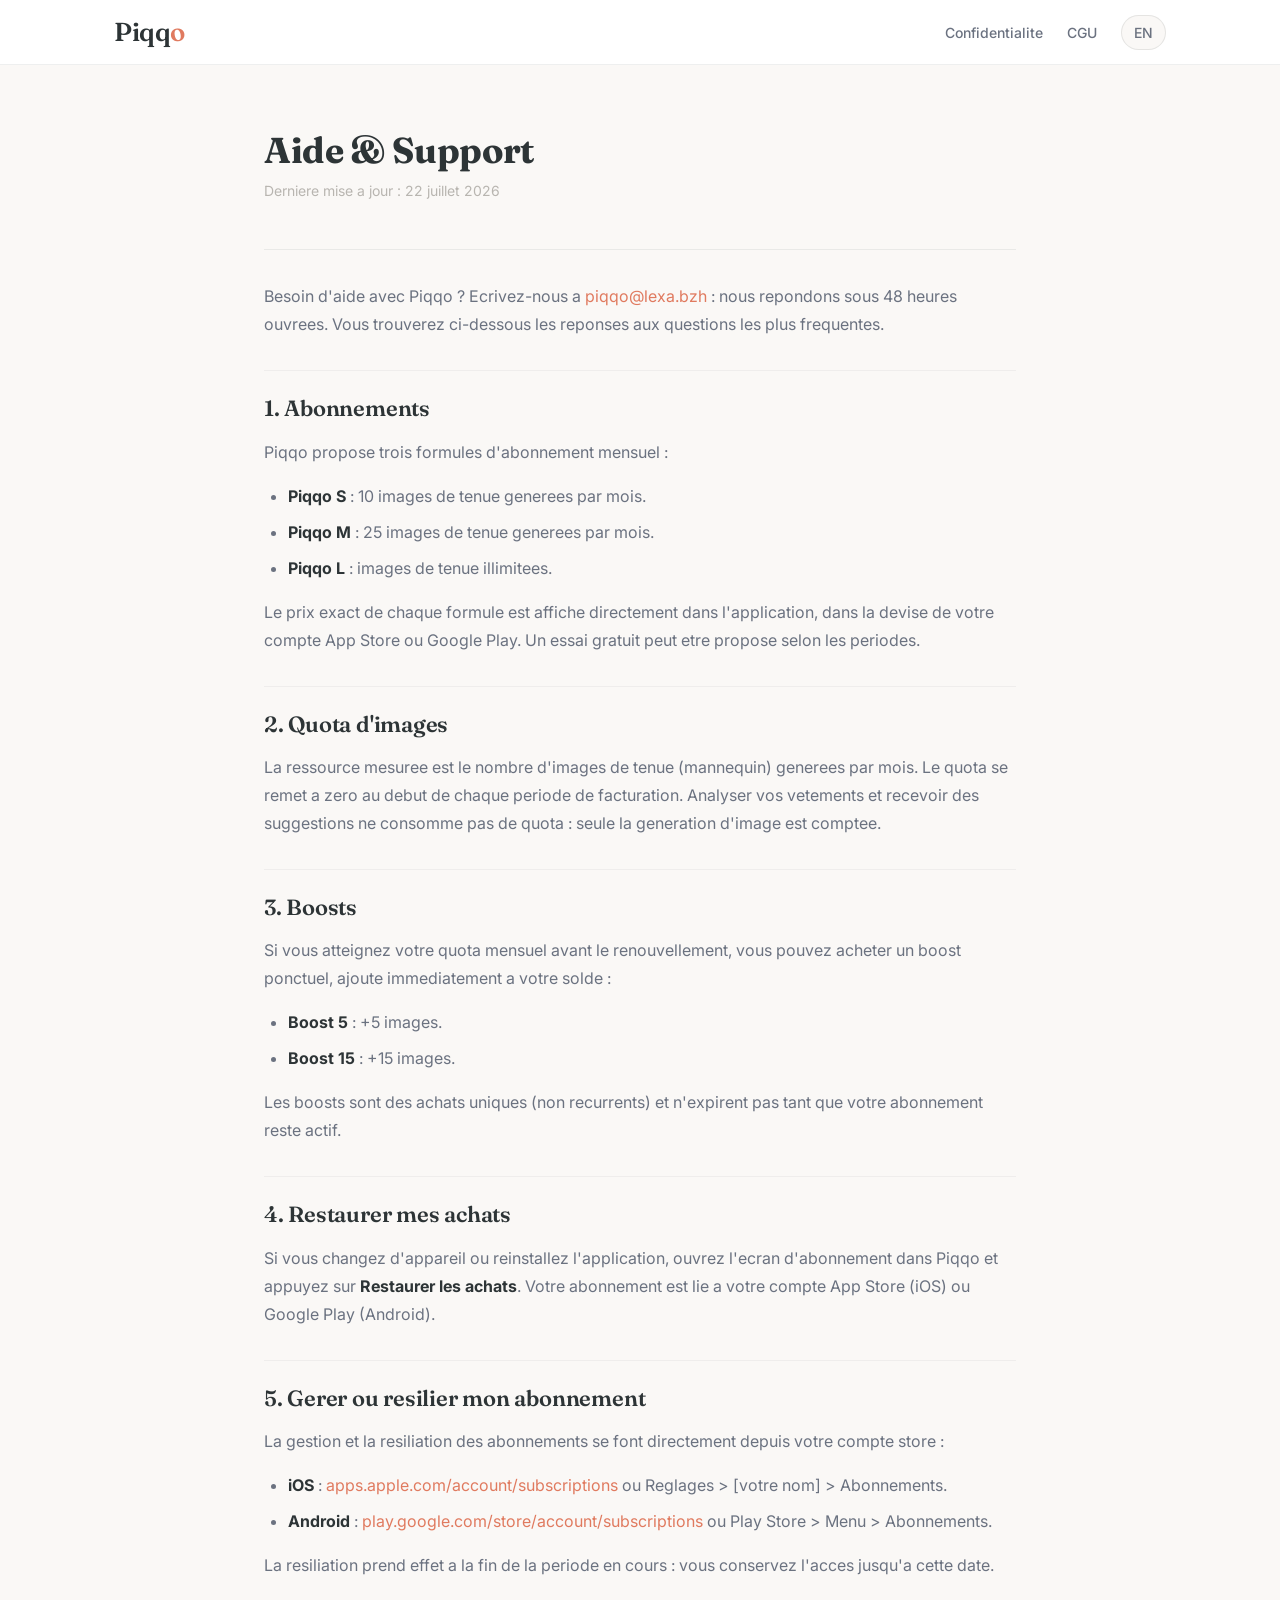
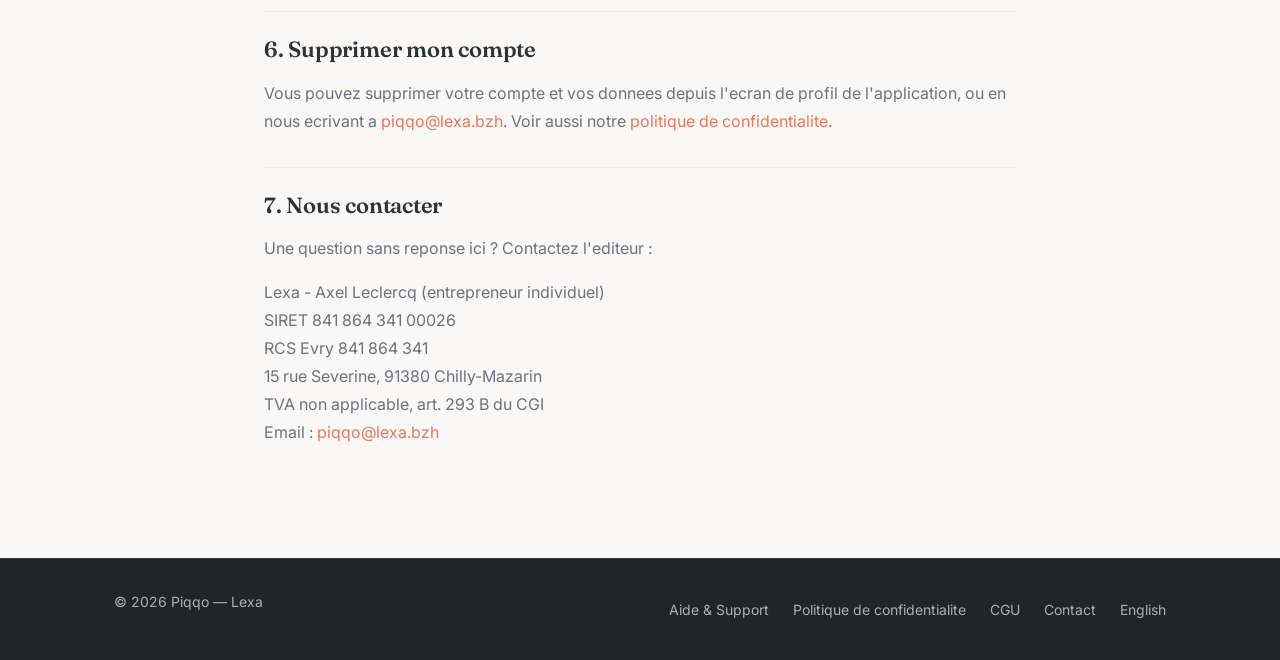
<file: fr/support.html>
<!doctype html>
<html lang="fr">
  <head>
    <meta charset="UTF-8" />
    <meta name="viewport" content="width=device-width, initial-scale=1.0" />
    <title>Aide & Support - Piqqo</title>
    <meta
      name="description"
      content="Centre d'aide de l'application Piqqo. Questions frequentes sur les abonnements, les quotas d'images, les boosts et la gestion de votre compte."
    />
    <link rel="alternate" hreflang="en" href="../en/support.html" />
    <link rel="alternate" hreflang="fr" href="support.html" />
    <link rel="canonical" href="https://piqqo.app/fr/support.html" />
    <link rel="preconnect" href="https://fonts.googleapis.com" />
    <link rel="preconnect" href="https://fonts.gstatic.com" crossorigin />
    <link
      href="https://fonts.googleapis.com/css2?family=Fraunces:ital,opsz,wght@0,9..144,400..700;1,9..144,400..700&family=Inter:wght@400;500;600;700&display=swap"
      rel="stylesheet"
    />
    <link rel="stylesheet" href="../style.css" />
  </head>
  <body>
    <!-- Navigation -->
    <nav class="nav">
      <div class="nav__inner">
        <a href="index.html" class="nav__logo">Piqq<span>o</span></a>
        <ul class="nav__links">
          <li><a href="privacy.html">Confidentialite</a></li>
          <li><a href="terms.html">CGU</a></li>
          <li><a href="../en/support.html" class="nav__lang">EN</a></li>
        </ul>
      </div>
    </nav>

    <!-- Support Content -->
    <main class="legal">
      <div class="container container--narrow">
        <div class="legal__header">
          <h1>Aide & Support</h1>
          <p class="legal__date">Derniere mise a jour : 22 juillet 2026</p>
        </div>

        <div class="legal__content">
          <p>
            Besoin d'aide avec Piqqo ? Ecrivez-nous a
            <a href="mailto:piqqo@lexa.bzh">piqqo@lexa.bzh</a> : nous
            repondons sous 48 heures ouvrees. Vous trouverez ci-dessous les
            reponses aux questions les plus frequentes.
          </p>

          <h2>1. Abonnements</h2>
          <p>Piqqo propose trois formules d'abonnement mensuel :</p>
          <ul>
            <li>
              <strong>Piqqo S</strong> : 10 images de tenue generees par mois.
            </li>
            <li>
              <strong>Piqqo M</strong> : 25 images de tenue generees par mois.
            </li>
            <li>
              <strong>Piqqo L</strong> : images de tenue illimitees.
            </li>
          </ul>
          <p>
            Le prix exact de chaque formule est affiche directement dans
            l'application, dans la devise de votre compte App Store ou Google
            Play. Un essai gratuit peut etre propose selon les periodes.
          </p>

          <h2>2. Quota d'images</h2>
          <p>
            La ressource mesuree est le nombre d'images de tenue (mannequin)
            generees par mois. Le quota se remet a zero au debut de chaque
            periode de facturation. Analyser vos vetements et recevoir des
            suggestions ne consomme pas de quota : seule la generation d'image
            est comptee.
          </p>

          <h2>3. Boosts</h2>
          <p>
            Si vous atteignez votre quota mensuel avant le renouvellement, vous
            pouvez acheter un boost ponctuel, ajoute immediatement a votre
            solde :
          </p>
          <ul>
            <li><strong>Boost 5</strong> : +5 images.</li>
            <li><strong>Boost 15</strong> : +15 images.</li>
          </ul>
          <p>
            Les boosts sont des achats uniques (non recurrents) et n'expirent
            pas tant que votre abonnement reste actif.
          </p>

          <h2>4. Restaurer mes achats</h2>
          <p>
            Si vous changez d'appareil ou reinstallez l'application, ouvrez
            l'ecran d'abonnement dans Piqqo et appuyez sur
            <strong>Restaurer les achats</strong>. Votre abonnement est lie a
            votre compte App Store (iOS) ou Google Play (Android).
          </p>

          <h2>5. Gerer ou resilier mon abonnement</h2>
          <p>
            La gestion et la resiliation des abonnements se font directement
            depuis votre compte store :
          </p>
          <ul>
            <li>
              <strong>iOS</strong> :
              <a href="https://apps.apple.com/account/subscriptions"
                >apps.apple.com/account/subscriptions</a
              >
              ou Reglages &gt; [votre nom] &gt; Abonnements.
            </li>
            <li>
              <strong>Android</strong> :
              <a href="https://play.google.com/store/account/subscriptions"
                >play.google.com/store/account/subscriptions</a
              >
              ou Play Store &gt; Menu &gt; Abonnements.
            </li>
          </ul>
          <p>
            La resiliation prend effet a la fin de la periode en cours : vous
            conservez l'acces jusqu'a cette date.
          </p>

          <h2>6. Supprimer mon compte</h2>
          <p>
            Vous pouvez supprimer votre compte et vos donnees depuis l'ecran de
            profil de l'application, ou en nous ecrivant a
            <a href="mailto:piqqo@lexa.bzh">piqqo@lexa.bzh</a>. Voir aussi notre
            <a href="privacy.html">politique de confidentialite</a>.
          </p>

          <h2>7. Nous contacter</h2>
          <p>
            Une question sans reponse ici ? Contactez l'editeur :
          </p>
          <p>
            Lexa - Axel Leclercq (entrepreneur individuel)<br />SIRET 841 864 341 00026<br />RCS Evry 841 864 341<br />15 rue Severine, 91380 Chilly-Mazarin<br />TVA non applicable, art. 293 B du CGI<br />Email :
            <a href="mailto:piqqo@lexa.bzh">piqqo@lexa.bzh</a>
          </p>
        </div>
      </div>
    </main>

    <!-- Footer -->
    <footer class="footer">
      <div class="container">
        <div class="footer__inner">
          <p class="footer__copy">&copy; 2026 Piqqo — Lexa</p>
          <ul class="footer__links">
            <li><a href="support.html">Aide & Support</a></li>
            <li><a href="privacy.html">Politique de confidentialite</a></li>
            <li><a href="terms.html">CGU</a></li>
            <li><a href="mailto:piqqo@lexa.bzh">Contact</a></li>
            <li><a href="../en/support.html">English</a></li>
          </ul>
        </div>
      </div>
    </footer>
  </body>
</html>
</file>
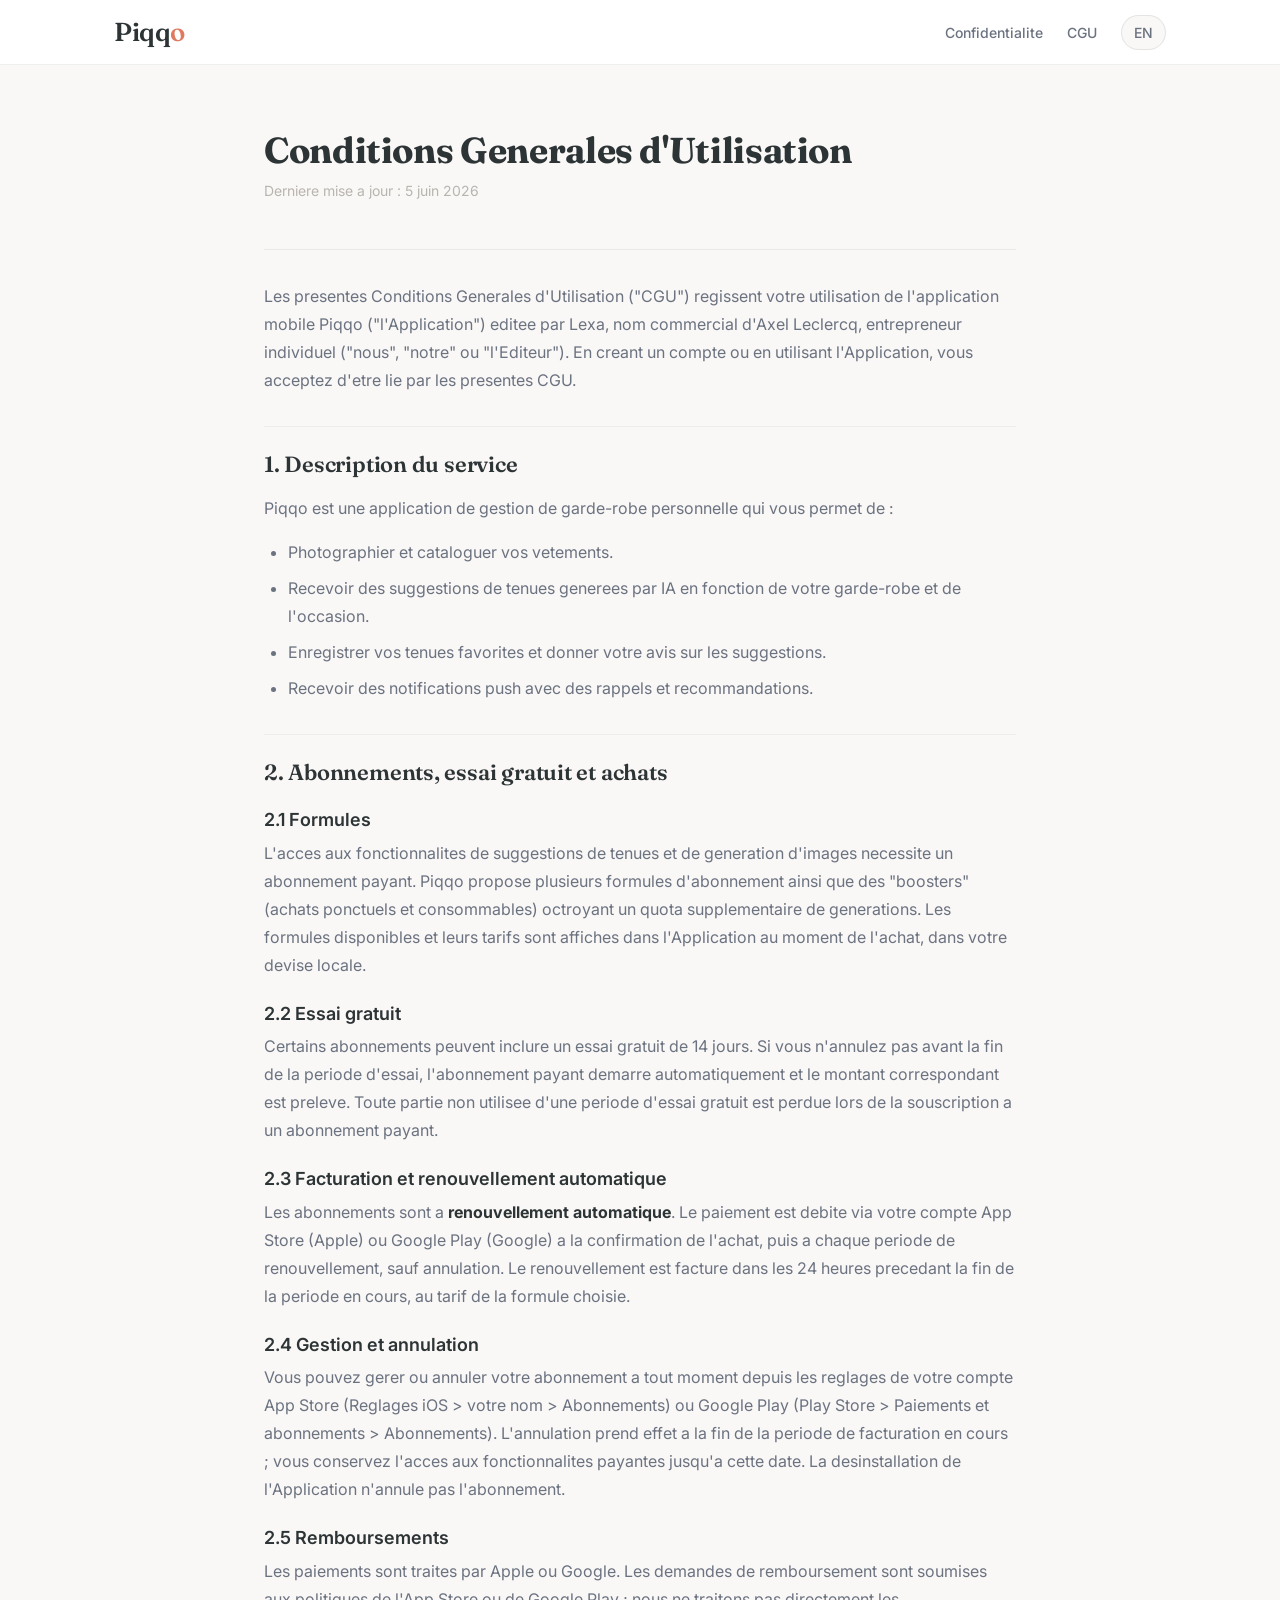
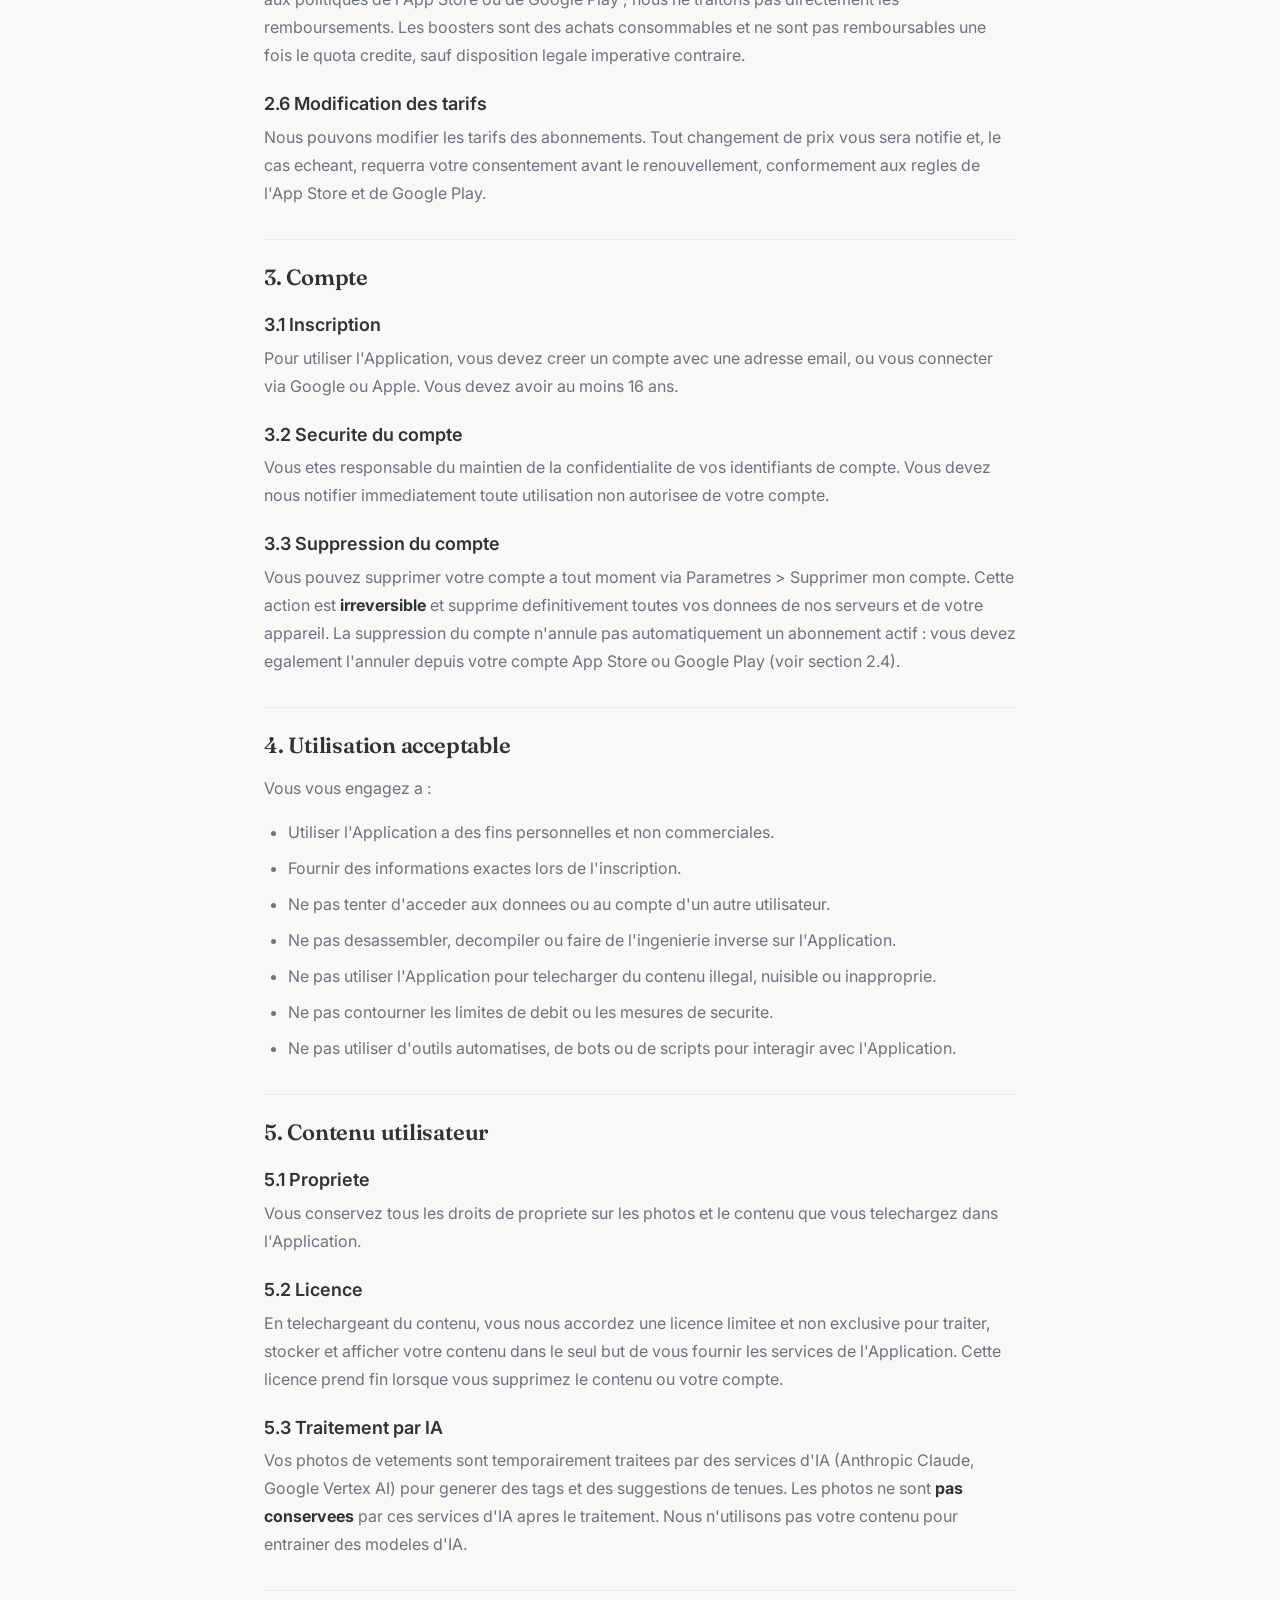
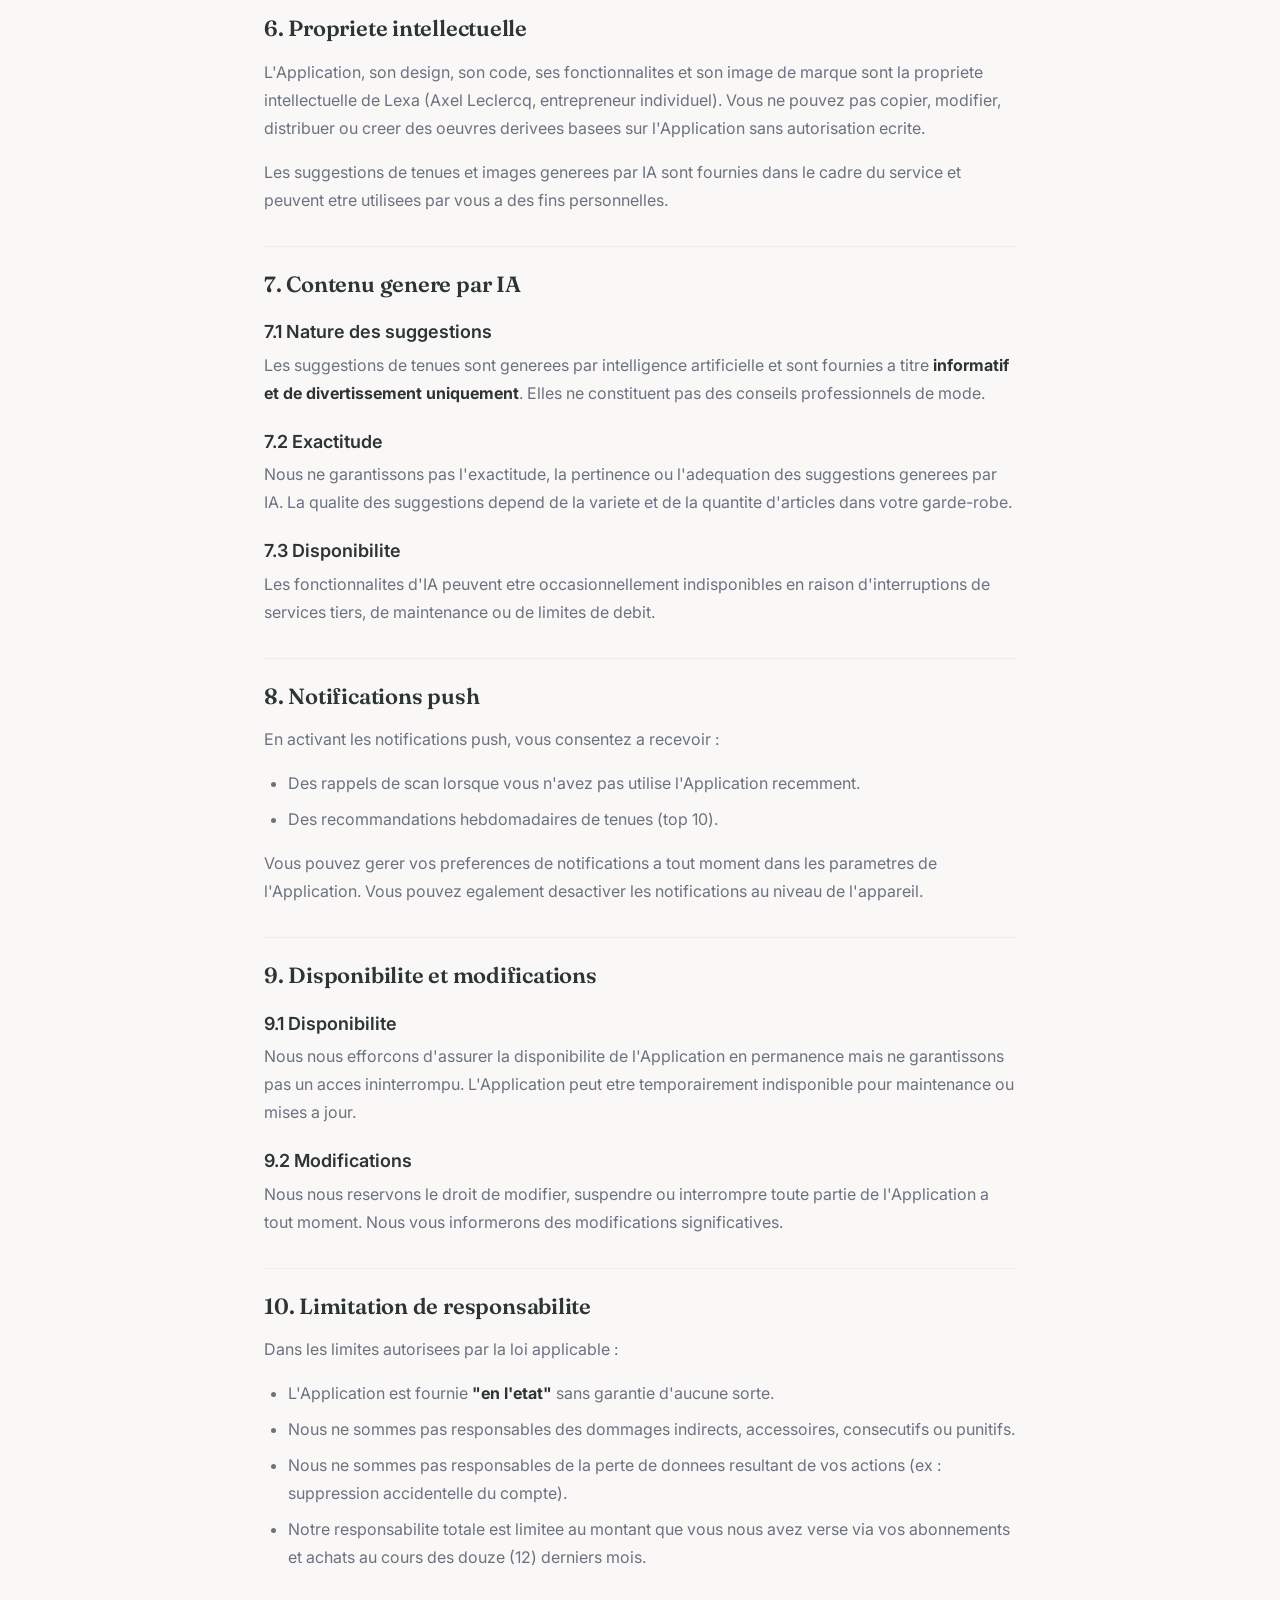
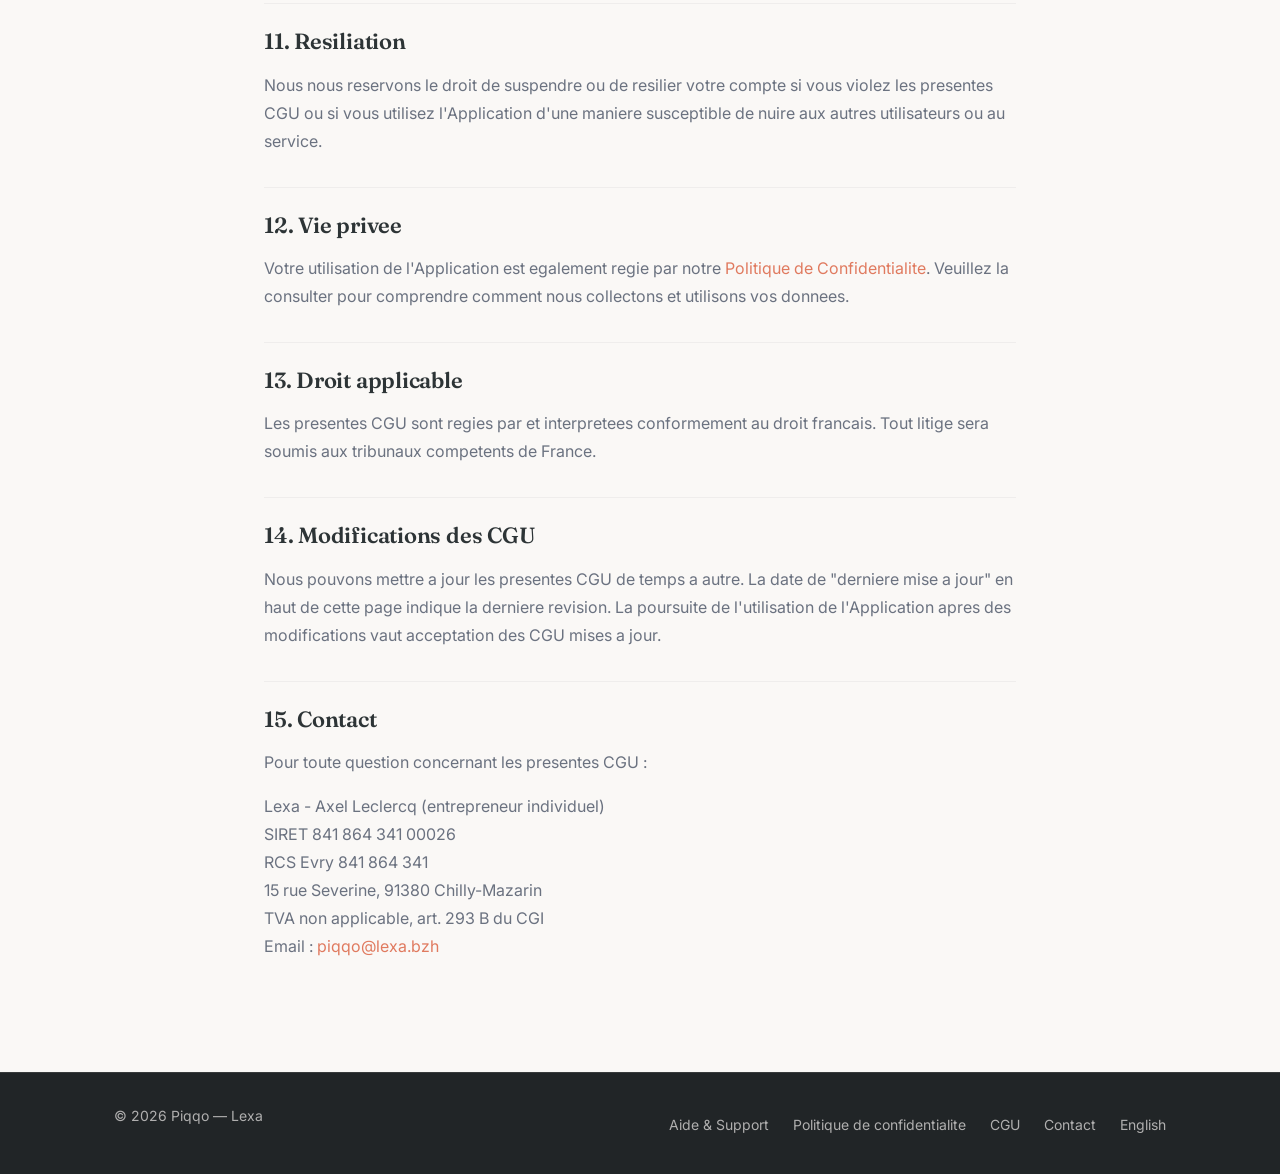
<file: fr/terms.html>
<!doctype html>
<html lang="fr">
  <head>
    <meta charset="UTF-8" />
    <meta name="viewport" content="width=device-width, initial-scale=1.0" />
    <title>Conditions Generales d'Utilisation - Piqqo</title>
    <meta
      name="description"
      content="Conditions generales d'utilisation de l'application Piqqo."
    />
    <link rel="alternate" hreflang="en" href="../en/terms.html" />
    <link rel="alternate" hreflang="fr" href="terms.html" />
    <link rel="canonical" href="https://piqqo.app/fr/terms.html" />
    <link rel="preconnect" href="https://fonts.googleapis.com" />
    <link rel="preconnect" href="https://fonts.gstatic.com" crossorigin />
    <link
      href="https://fonts.googleapis.com/css2?family=Fraunces:ital,opsz,wght@0,9..144,400..700;1,9..144,400..700&family=Inter:wght@400;500;600;700&display=swap"
      rel="stylesheet"
    />
    <link rel="stylesheet" href="../style.css" />
  </head>
  <body>
    <!-- Navigation -->
    <nav class="nav">
      <div class="nav__inner">
        <a href="index.html" class="nav__logo">Piqq<span>o</span></a>
        <ul class="nav__links">
          <li><a href="privacy.html">Confidentialite</a></li>
          <li><a href="terms.html">CGU</a></li>
          <li><a href="../en/terms.html" class="nav__lang">EN</a></li>
        </ul>
      </div>
    </nav>

    <!-- Legal Content -->
    <main class="legal">
      <div class="container container--narrow">
        <div class="legal__header">
          <h1>Conditions Generales d'Utilisation</h1>
          <p class="legal__date">Derniere mise a jour : 5 juin 2026</p>
        </div>

        <div class="legal__content">
          <p>
            Les presentes Conditions Generales d'Utilisation ("CGU") regissent
            votre utilisation de l'application mobile Piqqo ("l'Application")
            editee par Lexa, nom commercial d'Axel Leclercq, entrepreneur individuel ("nous", "notre" ou "l'Editeur"). En creant
            un compte ou en utilisant l'Application, vous acceptez d'etre lie
            par les presentes CGU.
          </p>

          <h2>1. Description du service</h2>
          <p>
            Piqqo est une application de gestion de garde-robe personnelle qui
            vous permet de :
          </p>
          <ul>
            <li>Photographier et cataloguer vos vetements.</li>
            <li>
              Recevoir des suggestions de tenues generees par IA en fonction de
              votre garde-robe et de l'occasion.
            </li>
            <li>
              Enregistrer vos tenues favorites et donner votre avis sur les
              suggestions.
            </li>
            <li>
              Recevoir des notifications push avec des rappels et
              recommandations.
            </li>
          </ul>

          <h2>2. Abonnements, essai gratuit et achats</h2>

          <h3>2.1 Formules</h3>
          <p>
            L'acces aux fonctionnalites de suggestions de tenues et de
            generation d'images necessite un abonnement payant. Piqqo propose
            plusieurs formules d'abonnement ainsi que des "boosters" (achats
            ponctuels et consommables) octroyant un quota supplementaire de
            generations. Les formules disponibles et leurs tarifs sont affiches
            dans l'Application au moment de l'achat, dans votre devise locale.
          </p>

          <h3>2.2 Essai gratuit</h3>
          <p>
            Certains abonnements peuvent inclure un essai gratuit de 14 jours.
            Si vous n'annulez pas avant la fin de la periode d'essai,
            l'abonnement payant demarre automatiquement et le montant
            correspondant est preleve. Toute partie non utilisee d'une periode
            d'essai gratuit est perdue lors de la souscription a un abonnement
            payant.
          </p>

          <h3>2.3 Facturation et renouvellement automatique</h3>
          <p>
            Les abonnements sont a <strong>renouvellement automatique</strong>.
            Le paiement est debite via votre compte App Store (Apple) ou Google
            Play (Google) a la confirmation de l'achat, puis a chaque periode de
            renouvellement, sauf annulation. Le renouvellement est facture dans
            les 24 heures precedant la fin de la periode en cours, au tarif de la
            formule choisie.
          </p>

          <h3>2.4 Gestion et annulation</h3>
          <p>
            Vous pouvez gerer ou annuler votre abonnement a tout moment depuis
            les reglages de votre compte App Store (Reglages iOS > votre nom >
            Abonnements) ou Google Play (Play Store > Paiements et abonnements >
            Abonnements). L'annulation prend effet a la fin de la periode de
            facturation en cours ; vous conservez l'acces aux fonctionnalites
            payantes jusqu'a cette date. La desinstallation de l'Application
            n'annule pas l'abonnement.
          </p>

          <h3>2.5 Remboursements</h3>
          <p>
            Les paiements sont traites par Apple ou Google. Les demandes de
            remboursement sont soumises aux politiques de l'App Store ou de
            Google Play ; nous ne traitons pas directement les remboursements.
            Les boosters sont des achats consommables et ne sont pas
            remboursables une fois le quota credite, sauf disposition legale
            imperative contraire.
          </p>

          <h3>2.6 Modification des tarifs</h3>
          <p>
            Nous pouvons modifier les tarifs des abonnements. Tout changement de
            prix vous sera notifie et, le cas echeant, requerra votre
            consentement avant le renouvellement, conformement aux regles de
            l'App Store et de Google Play.
          </p>

          <h2>3. Compte</h2>

          <h3>3.1 Inscription</h3>
          <p>
            Pour utiliser l'Application, vous devez creer un compte avec une
            adresse email, ou vous connecter via Google ou Apple. Vous devez
            avoir au moins 16 ans.
          </p>

          <h3>3.2 Securite du compte</h3>
          <p>
            Vous etes responsable du maintien de la confidentialite de vos
            identifiants de compte. Vous devez nous notifier immediatement toute
            utilisation non autorisee de votre compte.
          </p>

          <h3>3.3 Suppression du compte</h3>
          <p>
            Vous pouvez supprimer votre compte a tout moment via Parametres >
            Supprimer mon compte. Cette action est
            <strong>irreversible</strong> et supprime definitivement toutes vos
            donnees de nos serveurs et de votre appareil. La suppression du
            compte n'annule pas automatiquement un abonnement actif : vous devez
            egalement l'annuler depuis votre compte App Store ou Google Play
            (voir section 2.4).
          </p>

          <h2>4. Utilisation acceptable</h2>
          <p>Vous vous engagez a :</p>
          <ul>
            <li>
              Utiliser l'Application a des fins personnelles et non
              commerciales.
            </li>
            <li>Fournir des informations exactes lors de l'inscription.</li>
            <li>
              Ne pas tenter d'acceder aux donnees ou au compte d'un autre
              utilisateur.
            </li>
            <li>
              Ne pas desassembler, decompiler ou faire de l'ingenierie inverse
              sur l'Application.
            </li>
            <li>
              Ne pas utiliser l'Application pour telecharger du contenu illegal,
              nuisible ou inapproprie.
            </li>
            <li>
              Ne pas contourner les limites de debit ou les mesures de securite.
            </li>
            <li>
              Ne pas utiliser d'outils automatises, de bots ou de scripts pour
              interagir avec l'Application.
            </li>
          </ul>

          <h2>5. Contenu utilisateur</h2>

          <h3>5.1 Propriete</h3>
          <p>
            Vous conservez tous les droits de propriete sur les photos et le
            contenu que vous telechargez dans l'Application.
          </p>

          <h3>5.2 Licence</h3>
          <p>
            En telechargeant du contenu, vous nous accordez une licence limitee
            et non exclusive pour traiter, stocker et afficher votre contenu
            dans le seul but de vous fournir les services de l'Application.
            Cette licence prend fin lorsque vous supprimez le contenu ou votre
            compte.
          </p>

          <h3>5.3 Traitement par IA</h3>
          <p>
            Vos photos de vetements sont temporairement traitees par des
            services d'IA (Anthropic Claude, Google Vertex AI) pour generer des
            tags et des suggestions de tenues. Les photos ne sont
            <strong>pas conservees</strong> par ces services d'IA apres le
            traitement. Nous n'utilisons pas votre contenu pour entrainer des
            modeles d'IA.
          </p>

          <h2>6. Propriete intellectuelle</h2>
          <p>
            L'Application, son design, son code, ses fonctionnalites et son
            image de marque sont la propriete intellectuelle de Lexa (Axel Leclercq, entrepreneur individuel).
            Vous ne pouvez pas copier, modifier, distribuer ou creer des oeuvres
            derivees basees sur l'Application sans autorisation ecrite.
          </p>
          <p>
            Les suggestions de tenues et images generees par IA sont fournies
            dans le cadre du service et peuvent etre utilisees par vous a des
            fins personnelles.
          </p>

          <h2>7. Contenu genere par IA</h2>

          <h3>7.1 Nature des suggestions</h3>
          <p>
            Les suggestions de tenues sont generees par intelligence
            artificielle et sont fournies a titre
            <strong>informatif et de divertissement uniquement</strong>. Elles
            ne constituent pas des conseils professionnels de mode.
          </p>

          <h3>7.2 Exactitude</h3>
          <p>
            Nous ne garantissons pas l'exactitude, la pertinence ou l'adequation
            des suggestions generees par IA. La qualite des suggestions depend
            de la variete et de la quantite d'articles dans votre garde-robe.
          </p>

          <h3>7.3 Disponibilite</h3>
          <p>
            Les fonctionnalites d'IA peuvent etre occasionnellement
            indisponibles en raison d'interruptions de services tiers, de
            maintenance ou de limites de debit.
          </p>

          <h2>8. Notifications push</h2>
          <p>En activant les notifications push, vous consentez a recevoir :</p>
          <ul>
            <li>
              Des rappels de scan lorsque vous n'avez pas utilise l'Application
              recemment.
            </li>
            <li>Des recommandations hebdomadaires de tenues (top 10).</li>
          </ul>
          <p>
            Vous pouvez gerer vos preferences de notifications a tout moment
            dans les parametres de l'Application. Vous pouvez egalement
            desactiver les notifications au niveau de l'appareil.
          </p>

          <h2>9. Disponibilite et modifications</h2>

          <h3>9.1 Disponibilite</h3>
          <p>
            Nous nous efforcons d'assurer la disponibilite de l'Application en
            permanence mais ne garantissons pas un acces ininterrompu.
            L'Application peut etre temporairement indisponible pour maintenance
            ou mises a jour.
          </p>

          <h3>9.2 Modifications</h3>
          <p>
            Nous nous reservons le droit de modifier, suspendre ou interrompre
            toute partie de l'Application a tout moment. Nous vous informerons
            des modifications significatives.
          </p>

          <h2>10. Limitation de responsabilite</h2>
          <p>Dans les limites autorisees par la loi applicable :</p>
          <ul>
            <li>
              L'Application est fournie <strong>"en l'etat"</strong> sans
              garantie d'aucune sorte.
            </li>
            <li>
              Nous ne sommes pas responsables des dommages indirects,
              accessoires, consecutifs ou punitifs.
            </li>
            <li>
              Nous ne sommes pas responsables de la perte de donnees resultant
              de vos actions (ex : suppression accidentelle du compte).
            </li>
            <li>
              Notre responsabilite totale est limitee au montant que vous nous
              avez verse via vos abonnements et achats au cours des douze (12)
              derniers mois.
            </li>
          </ul>

          <h2>11. Resiliation</h2>
          <p>
            Nous nous reservons le droit de suspendre ou de resilier votre
            compte si vous violez les presentes CGU ou si vous utilisez
            l'Application d'une maniere susceptible de nuire aux autres
            utilisateurs ou au service.
          </p>

          <h2>12. Vie privee</h2>
          <p>
            Votre utilisation de l'Application est egalement regie par notre
            <a href="privacy.html">Politique de Confidentialite</a>. Veuillez la
            consulter pour comprendre comment nous collectons et utilisons vos
            donnees.
          </p>

          <h2>13. Droit applicable</h2>
          <p>
            Les presentes CGU sont regies par et interpretees conformement au
            droit francais. Tout litige sera soumis aux tribunaux competents de
            France.
          </p>

          <h2>14. Modifications des CGU</h2>
          <p>
            Nous pouvons mettre a jour les presentes CGU de temps a autre. La
            date de "derniere mise a jour" en haut de cette page indique la
            derniere revision. La poursuite de l'utilisation de l'Application
            apres des modifications vaut acceptation des CGU mises a jour.
          </p>

          <h2>15. Contact</h2>
          <p>Pour toute question concernant les presentes CGU :</p>
          <p>
            Lexa - Axel Leclercq (entrepreneur individuel)<br />SIRET 841 864 341 00026<br />RCS Evry 841 864 341<br />15 rue Severine, 91380 Chilly-Mazarin<br />TVA non applicable, art. 293 B du CGI<br />Email :
            <a href="mailto:piqqo@lexa.bzh">piqqo@lexa.bzh</a>
          </p>
        </div>
      </div>
    </main>

    <!-- Footer -->
    <footer class="footer">
      <div class="container">
        <div class="footer__inner">
          <p class="footer__copy">&copy; 2026 Piqqo — Lexa</p>
          <ul class="footer__links">
            <li><a href="support.html">Aide & Support</a></li>
            <li><a href="privacy.html">Politique de confidentialite</a></li>
            <li><a href="terms.html">CGU</a></li>
            <li><a href="mailto:piqqo@lexa.bzh">Contact</a></li>
            <li><a href="../en/terms.html">English</a></li>
          </ul>
        </div>
      </div>
    </footer>
  </body>
</html>
</file>
<file: style.css>
/* ============================================
   Piqqo Website - Styles
   Colors from app theme: colors.ts
   ============================================ */

/* --- CSS Custom Properties (Design Tokens) --- */
:root {
  /* Primary Palette */
  --color-primary: #2d3436; /* Charcoal */
  --color-accent: #e07a5f; /* Terracotta */
  --color-secondary: #81b29a; /* Sage */

  /* Backgrounds */
  --color-bg: #faf8f6; /* Warm White */
  --color-surface: #ffffff; /* Cards, modals */

  /* Dark section (deep charcoal) — derived from primary, not a new brand color */
  --color-ink: #212527; /* Deeper charcoal for dark bands */
  --color-on-dark: #faf8f6; /* Text on dark */
  --color-on-dark-muted: rgba(250, 248, 246, 0.66); /* Secondary text on dark */

  /* Texture — subtle warm gradients layered over base bg */
  --gradient-warm:
    radial-gradient(
      120% 90% at 100% 0%,
      rgba(224, 122, 95, 0.08) 0%,
      transparent 55%
    ),
    radial-gradient(
      90% 80% at 0% 100%,
      rgba(129, 178, 154, 0.08) 0%,
      transparent 55%
    );

  /* Text */
  --color-text: #2d3436; /* Primary text */
  --color-text-secondary: #6b7280; /* Secondary text */
  --color-muted: #b8b5b0; /* Placeholders */

  /* Semantic */
  --color-success: #81b29a;
  --color-error: #e07a5f;
  --color-warning: #f2cc8f;
  --color-info: #6c8ebf;

  /* Spacing */
  --space-xs: 4px;
  --space-sm: 8px;
  --space-md: 16px;
  --space-lg: 24px;
  --space-xl: 32px;
  --space-xxl: 48px;
  --space-3xl: 64px;
  --space-4xl: 96px;

  /* Radii */
  --radius-sm: 4px;
  --radius-md: 8px;
  --radius-lg: 16px;
  --radius-xl: 24px;
  --radius-full: 9999px;

  /* Shadows */
  --shadow-sm: 0 1px 3px rgba(0, 0, 0, 0.05);
  --shadow-md: 0 4px 12px rgba(0, 0, 0, 0.1);
  --shadow-lg: 0 8px 24px rgba(0, 0, 0, 0.15);

  /* Typography */
  --font-family:
    "Inter", -apple-system, BlinkMacSystemFont, "Segoe UI", Roboto, sans-serif;
  /* Editorial serif display for headlines (body/UI stays Inter) */
  --font-display:
    "Fraunces", Georgia, "Times New Roman", "Times", serif;
  --font-size-caption: 12px;
  --font-size-body-sm: 14px;
  --font-size-body: 16px;
  --font-size-h3: 18px;
  --font-size-h2: 22px;
  --font-size-h1: 28px;
  --font-size-hero: 48px;
  /* Oversized editorial display scale (fluid) */
  --font-size-display: clamp(2.75rem, 6vw + 1rem, 5.25rem);
  --font-size-display-sm: clamp(2rem, 3.5vw + 1rem, 3rem);

  --line-height-tight: 1.2;
  --line-height-normal: 1.5;
  --line-height-relaxed: 1.75;

  /* Layout */
  --max-width: 1100px;
  --max-width-narrow: 800px;
}

/* --- Reset & Base --- */
*,
*::before,
*::after {
  margin: 0;
  padding: 0;
  box-sizing: border-box;
}

html {
  scroll-behavior: smooth;
  -webkit-font-smoothing: antialiased;
  -moz-osx-font-smoothing: grayscale;
}

body {
  font-family: var(--font-family);
  font-size: var(--font-size-body);
  line-height: var(--line-height-normal);
  color: var(--color-text);
  background-color: var(--color-bg);
}

a {
  color: var(--color-accent);
  text-decoration: none;
  transition: color 0.2s ease;
}

a:hover {
  color: #c4654b;
}

img {
  max-width: 100%;
  height: auto;
}

/* --- Typography --- */
h1,
h2,
h3,
h4 {
  line-height: var(--line-height-tight);
  color: var(--color-primary);
}

/* Big editorial headlines wear the serif display face; UI headings stay Inter */
h1,
h2 {
  font-family: var(--font-display);
  font-optical-sizing: auto;
  letter-spacing: -0.01em;
}

/* Utility: opt any element into the display face */
.font-display {
  font-family: var(--font-display);
  font-optical-sizing: auto;
}

/* Oversized editorial display type */
.display {
  font-family: var(--font-display);
  font-optical-sizing: auto;
  font-size: var(--font-size-display);
  font-weight: 600;
  line-height: 1.02;
  letter-spacing: -0.02em;
}

h1 {
  font-size: var(--font-size-h1);
  font-weight: 700;
}

h2 {
  font-size: var(--font-size-h2);
  font-weight: 600;
  margin-bottom: var(--space-md);
}

h3 {
  font-size: var(--font-size-h3);
  font-weight: 600;
  margin-bottom: var(--space-sm);
}

p {
  margin-bottom: var(--space-md);
  color: var(--color-text-secondary);
}

/* --- Layout --- */
.container {
  max-width: var(--max-width);
  margin: 0 auto;
  padding: 0 var(--space-lg);
}

.container--narrow {
  max-width: var(--max-width-narrow);
}

/* --- Navigation --- */
.nav {
  position: sticky;
  top: 0;
  background-color: var(--color-surface);
  border-bottom: 1px solid rgba(45, 52, 54, 0.08);
  z-index: 100;
  backdrop-filter: blur(12px);
  background-color: rgba(255, 255, 255, 0.92);
}

.nav__inner {
  display: flex;
  align-items: center;
  justify-content: space-between;
  height: 64px;
  max-width: var(--max-width);
  margin: 0 auto;
  padding: 0 var(--space-lg);
}

.nav__logo {
  font-family: var(--font-display);
  font-optical-sizing: auto;
  font-size: 26px;
  font-weight: 600;
  color: var(--color-primary);
  text-decoration: none;
  letter-spacing: -0.5px;
}

.nav__logo:hover {
  color: var(--color-primary);
}

.nav__logo span {
  color: var(--color-accent);
}

.nav__links {
  display: flex;
  align-items: center;
  gap: var(--space-lg);
  list-style: none;
}

.nav__links a {
  font-size: var(--font-size-body-sm);
  color: var(--color-text-secondary);
  font-weight: 500;
  transition: color 0.2s ease;
}

.nav__links a:hover {
  color: var(--color-primary);
}

.nav__lang {
  display: inline-flex;
  align-items: center;
  gap: var(--space-xs);
  padding: 6px 12px;
  font-size: var(--font-size-caption);
  font-weight: 600;
  color: var(--color-text-secondary);
  background: var(--color-bg);
  border: 1px solid rgba(45, 52, 54, 0.1);
  border-radius: var(--radius-full);
  text-decoration: none;
  transition: all 0.2s ease;
}

.nav__lang:hover {
  color: var(--color-primary);
  border-color: var(--color-primary);
  background: var(--color-surface);
}

/* --- Hero Section --- */
.hero {
  position: relative;
  padding: var(--space-4xl) 0 var(--space-3xl);
  overflow: hidden;
}

/* Soft warm glow behind the phone.
   This spans the whole hero on purpose. When it was a narrow box pinned to the
   right, a `circle` gradient sized off the box's tall diagonal never reached
   its `transparent` stop before hitting the box's left edge, so on narrow
   viewports `overflow: hidden` sliced the glow off mid-colour and drew a hard
   vertical seam down the middle of the hero. Sizing the ellipse in percentages
   of the full hero instead means it fades out on its own at every width. */
.hero::before {
  content: "";
  position: absolute;
  inset: 0;
  background: radial-gradient(
    62% 55% at 83% 38%,
    rgba(224, 122, 95, 0.16) 0%,
    rgba(129, 178, 154, 0.1) 40%,
    transparent 70%
  );
  pointer-events: none;
  z-index: 0;
}

.hero__grid {
  position: relative;
  z-index: 1;
  display: grid;
  grid-template-columns: 1.05fr 0.95fr;
  align-items: center;
  gap: var(--space-4xl);
}

.hero__copy {
  max-width: 32ch;
}

.hero__badge {
  display: inline-flex;
  align-items: center;
  gap: var(--space-xs);
  padding: 6px 16px;
  font-size: var(--font-size-caption);
  font-weight: 600;
  color: var(--color-accent);
  background: rgba(224, 122, 95, 0.1);
  border-radius: var(--radius-full);
  margin-bottom: var(--space-lg);
  letter-spacing: 0.5px;
  text-transform: uppercase;
}

.hero__title {
  font-family: var(--font-display);
  font-optical-sizing: auto;
  font-size: var(--font-size-display);
  font-weight: 600;
  line-height: 1.02;
  margin-bottom: var(--space-lg);
  letter-spacing: -0.02em;
  color: var(--color-primary);
}

/* Fraunces ships true italics — the accent word gets a real italic cut */
.hero__title em {
  font-style: italic;
  color: var(--color-accent);
}

.hero__subtitle {
  font-size: var(--font-size-h3);
  color: var(--color-text-secondary);
  max-width: 46ch;
  margin: 0 0 var(--space-xl);
  line-height: var(--line-height-relaxed);
}

.hero__cta {
  display: flex;
  flex-wrap: wrap;
  align-items: center;
  gap: var(--space-md);
}

.hero__note {
  margin-top: var(--space-md);
  margin-bottom: 0;
  font-size: var(--font-size-caption);
  color: var(--color-muted);
}

.hero__visual {
  position: relative;
  z-index: 1;
  display: flex;
  justify-content: center;
}

/* --- Buttons --- */
.btn {
  display: inline-flex;
  align-items: center;
  gap: var(--space-sm);
  padding: 14px 28px;
  font-size: var(--font-size-body);
  font-weight: 600;
  border-radius: var(--radius-md);
  border: none;
  cursor: pointer;
  transition: all 0.2s ease;
  text-decoration: none;
}

.btn--primary {
  background-color: var(--color-accent);
  color: white;
}

.btn--primary:hover {
  background-color: #c4654b;
  color: white;
  transform: translateY(-1px);
  box-shadow: var(--shadow-md);
}

.btn--outline {
  background-color: transparent;
  color: var(--color-primary);
  border: 2px solid rgba(45, 52, 54, 0.15);
}

.btn--outline:hover {
  border-color: var(--color-primary);
  color: var(--color-primary);
  transform: translateY(-1px);
}

/* --- Features Section --- */
.features {
  padding: var(--space-4xl) 0;
  background-color: var(--color-surface);
}

.features__header {
  text-align: center;
  margin-bottom: var(--space-3xl);
}

.features__header h2 {
  font-size: var(--font-size-h1);
  margin-bottom: var(--space-sm);
}

.features__header p {
  font-size: var(--font-size-h3);
  color: var(--color-text-secondary);
}

.features__grid {
  display: grid;
  grid-template-columns: repeat(3, 1fr);
  gap: var(--space-xl);
}

.feature-card {
  padding: var(--space-xl);
  background: var(--color-bg);
  border-radius: var(--radius-lg);
  transition:
    transform 0.2s ease,
    box-shadow 0.2s ease;
}

.feature-card:hover {
  transform: translateY(-4px);
  box-shadow: var(--shadow-md);
}

.feature-card__icon {
  width: 48px;
  height: 48px;
  display: flex;
  align-items: center;
  justify-content: center;
  background: rgba(224, 122, 95, 0.1);
  border-radius: var(--radius-md);
  margin-bottom: var(--space-md);
  font-size: 24px;
}

.feature-card__icon--sage {
  background: rgba(129, 178, 154, 0.1);
}

.feature-card__icon--info {
  background: rgba(108, 142, 191, 0.1);
}

.feature-card h3 {
  color: var(--color-primary);
  margin-bottom: var(--space-sm);
}

.feature-card p {
  font-size: var(--font-size-body-sm);
  color: var(--color-text-secondary);
  margin-bottom: 0;
}

/* --- How It Works --- */
.how-it-works {
  padding: var(--space-4xl) 0;
}

.how-it-works__header {
  text-align: center;
  margin-bottom: var(--space-3xl);
}

.how-it-works__header h2 {
  font-size: var(--font-size-h1);
  margin-bottom: var(--space-sm);
}

.steps {
  display: grid;
  grid-template-columns: repeat(4, 1fr);
  gap: var(--space-xl);
  counter-reset: step;
}

.step {
  text-align: center;
  counter-increment: step;
  position: relative;
}

.step__number {
  width: 56px;
  height: 56px;
  display: flex;
  align-items: center;
  justify-content: center;
  background: var(--color-primary);
  color: white;
  font-size: var(--font-size-h2);
  font-weight: 700;
  border-radius: var(--radius-full);
  margin: 0 auto var(--space-md);
}

.step h3 {
  margin-bottom: var(--space-sm);
}

.step p {
  font-size: var(--font-size-body-sm);
  margin-bottom: 0;
}

/* --- Privacy Band ---
   Deep-charcoal band: the ink background, terracotta glow, and on-dark text
   come from the shared `.section--dark` treatment (applied in the markup).
   Only band-specific layout lives here. */
.privacy-band {
  padding: var(--space-4xl) 0;
}

.privacy-band__inner {
  display: flex;
  align-items: center;
  justify-content: space-between;
  gap: var(--space-xl);
}

.privacy-band h2 {
  margin-bottom: var(--space-sm);
}

.privacy-band p {
  margin-bottom: 0;
  max-width: 500px;
}

.privacy-band .btn--outline {
  color: var(--color-on-dark);
  border-color: rgba(250, 248, 246, 0.3);
  white-space: nowrap;
}

.privacy-band .btn--outline:hover {
  border-color: var(--color-on-dark);
  color: var(--color-on-dark);
}

/* --- Footer ---
   Deep-charcoal footer that flows out of the privacy band; a hairline
   divider marks the seam between the two dark regions. Links lift to
   terracotta on hover for a brand accent. */
.footer {
  padding: var(--space-xl) 0;
  background-color: var(--color-ink);
  color: var(--color-on-dark-muted);
  border-top: 1px solid rgba(250, 248, 246, 0.1);
}

.footer__inner {
  display: flex;
  align-items: center;
  justify-content: space-between;
  flex-wrap: wrap;
  gap: var(--space-md);
}

.footer__copy {
  font-size: var(--font-size-body-sm);
  color: var(--color-on-dark-muted);
}

.footer__links {
  display: flex;
  gap: var(--space-lg);
  list-style: none;
}

.footer__links a {
  font-size: var(--font-size-body-sm);
  color: var(--color-on-dark-muted);
  transition: color 0.2s ease;
}

.footer__links a:hover {
  color: var(--color-accent);
}

/* --- Legal Pages --- */
.legal {
  padding: var(--space-3xl) 0 var(--space-4xl);
}

.legal__header {
  margin-bottom: var(--space-xl);
  padding-bottom: var(--space-xl);
  border-bottom: 1px solid rgba(45, 52, 54, 0.08);
}

.legal__header h1 {
  font-size: 36px;
  margin-bottom: var(--space-sm);
}

.legal__date {
  font-size: var(--font-size-body-sm);
  color: var(--color-muted);
}

.legal__content h2 {
  font-size: var(--font-size-h2);
  margin-top: var(--space-xl);
  margin-bottom: var(--space-md);
  padding-top: var(--space-lg);
  border-top: 1px solid rgba(45, 52, 54, 0.05);
}

.legal__content h2:first-child {
  border-top: none;
  padding-top: 0;
  margin-top: 0;
}

.legal__content h3 {
  font-size: var(--font-size-h3);
  margin-top: var(--space-lg);
  margin-bottom: var(--space-sm);
}

.legal__content p {
  margin-bottom: var(--space-md);
  line-height: var(--line-height-relaxed);
}

.legal__content ul,
.legal__content ol {
  margin-bottom: var(--space-md);
  padding-left: var(--space-lg);
}

.legal__content li {
  margin-bottom: var(--space-sm);
  color: var(--color-text-secondary);
  line-height: var(--line-height-relaxed);
}

.legal__content strong {
  color: var(--color-primary);
}

.legal__content table {
  width: 100%;
  border-collapse: collapse;
  margin-bottom: var(--space-lg);
  font-size: var(--font-size-body-sm);
}

.legal__content th {
  text-align: left;
  padding: var(--space-sm) var(--space-md);
  background: var(--color-primary);
  color: white;
  font-weight: 600;
  font-size: var(--font-size-caption);
  text-transform: uppercase;
  letter-spacing: 0.5px;
}

.legal__content th:first-child {
  border-radius: var(--radius-md) 0 0 0;
}

.legal__content th:last-child {
  border-radius: 0 var(--radius-md) 0 0;
}

.legal__content td {
  padding: var(--space-sm) var(--space-md);
  border-bottom: 1px solid rgba(45, 52, 54, 0.06);
  color: var(--color-text-secondary);
}

.legal__content tr:hover td {
  background: rgba(45, 52, 54, 0.02);
}

/* --- Responsive --- */
@media (max-width: 768px) {
  :root {
    --font-size-hero: 32px;
    --font-size-h1: 24px;
    --font-size-h2: 20px;
  }

  .hero {
    padding: var(--space-3xl) 0;
  }

  .hero__grid {
    grid-template-columns: 1fr;
    gap: var(--space-3xl);
    text-align: center;
  }

  .hero__copy {
    max-width: none;
  }

  .hero__badge,
  .hero__cta,
  .store-badges {
    justify-content: center;
  }

  .hero__subtitle {
    margin-left: auto;
    margin-right: auto;
  }

  .features__grid {
    grid-template-columns: 1fr;
    gap: var(--space-md);
  }

  .steps {
    grid-template-columns: 1fr 1fr;
    gap: var(--space-lg);
  }

  .privacy-band__inner {
    flex-direction: column;
    text-align: center;
  }

  .privacy-band p {
    max-width: none;
  }

  .footer__inner {
    flex-direction: column;
    text-align: center;
  }

  .nav__links {
    gap: var(--space-md);
  }

  .legal__content table {
    display: block;
    overflow-x: auto;
  }
}

@media (max-width: 480px) {
  .steps {
    grid-template-columns: 1fr;
  }

  .hero__cta {
    flex-direction: column;
    width: 100%;
  }

  .hero__cta .btn {
    width: 100%;
    justify-content: center;
  }

  .nav__links {
    gap: var(--space-sm);
  }

  .nav__links a {
    font-size: var(--font-size-caption);
  }
}

/* ============================================
   Foundation utilities (redesign)
   ============================================ */

/* Warm textured page surface — layered radial gradients over the base bg */
.bg-texture {
  background-image: var(--gradient-warm);
  background-attachment: fixed;
}

/* Deep-charcoal section for high-contrast bands */
.section--dark {
  background-color: var(--color-ink);
  color: var(--color-on-dark);
  background-image:
    radial-gradient(
      100% 100% at 50% 0%,
      rgba(224, 122, 95, 0.14) 0%,
      transparent 60%
    );
}

.section--dark h1,
.section--dark h2,
.section--dark h3,
.section--dark h4 {
  color: var(--color-on-dark);
}

.section--dark p {
  color: var(--color-on-dark-muted);
}

/* --- Scroll reveal harness ---
   Elements marked [data-reveal] start hidden and animate in when the
   IntersectionObserver in main.js adds .is-visible. The `js` class (set by
   main.js on <html>) gates the hidden state so content stays visible if JS
   never runs. */
.js [data-reveal] {
  opacity: 0;
  transform: translateY(20px);
  transition:
    opacity 0.6s cubic-bezier(0.22, 1, 0.36, 1),
    transform 0.6s cubic-bezier(0.22, 1, 0.36, 1);
  transition-delay: var(--reveal-delay, 0s);
  will-change: opacity, transform;
}

.js [data-reveal].is-visible {
  opacity: 1;
  transform: none;
}

@media (prefers-reduced-motion: reduce) {
  html {
    scroll-behavior: auto;
  }

  .js [data-reveal],
  .js [data-reveal].is-visible {
    opacity: 1;
    transform: none;
    transition: none;
  }
}

/* ============================================
   Store badges
   Both badges link to their live listing (App Store + Google Play).
   ============================================ */
.store-badges {
  display: flex;
  flex-wrap: wrap;
  gap: var(--space-sm);
}

.store-badge {
  display: inline-flex;
  align-items: center;
  gap: 10px;
  padding: 9px 16px;
  background-color: var(--color-primary);
  color: #fff;
  border-radius: var(--radius-md);
  transition:
    transform 0.2s ease,
    box-shadow 0.2s ease;
}

.store-badge:hover {
  color: #fff;
  transform: translateY(-2px);
  box-shadow: var(--shadow-md);
}

.store-badge svg {
  flex-shrink: 0;
  fill: #fff;
}

.store-badge__label {
  display: flex;
  flex-direction: column;
  line-height: 1.15;
  text-align: left;
}

.store-badge__small {
  font-size: 9px;
  letter-spacing: 0.4px;
  opacity: 0.85;
}

.store-badge__big {
  font-size: 15px;
  font-weight: 600;
}

/* ============================================
   Phone mockup primitive (reused by hero, features, how-it-works)
   Garment tiles ship with real photos from /assets; override --tile per slot
   to swap in an actual app screenshot.
   ============================================ */
.mockup {
  --mock-w: 300px;
  position: relative;
  width: var(--mock-w);
  aspect-ratio: 300 / 620;
  background: #111314;
  border-radius: 44px;
  padding: 11px;
  box-shadow:
    0 2px 6px rgba(0, 0, 0, 0.18),
    0 30px 60px rgba(45, 52, 54, 0.24);
}

.mockup__notch {
  position: absolute;
  top: 11px;
  left: 50%;
  transform: translateX(-50%);
  width: 40%;
  height: 20px;
  background: #111314;
  border-radius: 0 0 14px 14px;
  z-index: 5;
}

.mockup__screen {
  position: relative;
  width: 100%;
  height: 100%;
  background: var(--color-bg);
  border-radius: 34px;
  overflow: hidden;
  display: flex;
  flex-direction: column;
}

/* --- Suggestions screen content --- */
.mock-app {
  display: flex;
  flex-direction: column;
  height: 100%;
  padding: 30px 14px 14px;
  gap: 10px;
}

.mock-app__top {
  display: flex;
  align-items: center;
  justify-content: space-between;
}

.mock-app__title {
  font-family: var(--font-display);
  font-size: 15px;
  font-weight: 600;
  color: var(--color-primary);
}

.mock-app__occasion {
  display: inline-flex;
  align-items: center;
  gap: 5px;
  padding: 4px 10px;
  font-size: 10px;
  font-weight: 600;
  color: var(--color-accent);
  background: rgba(224, 122, 95, 0.12);
  border-radius: var(--radius-full);
}

.mock-card {
  position: relative;
  flex: 1;
  display: flex;
  flex-direction: column;
  background: var(--color-surface);
  border-radius: var(--radius-lg);
  padding: 12px;
  box-shadow: var(--shadow-md);
}

.mock-card__badge {
  position: absolute;
  top: 12px;
  left: 12px;
  z-index: 2;
  padding: 3px 9px;
  font-size: 10px;
  font-weight: 600;
  color: #fff;
  background: rgba(0, 0, 0, 0.6);
  border-radius: var(--radius-full);
}

.mock-card__heart {
  position: absolute;
  top: 12px;
  right: 12px;
  z-index: 2;
  width: 26px;
  height: 26px;
  display: flex;
  align-items: center;
  justify-content: center;
  background: rgba(255, 255, 255, 0.92);
  border-radius: var(--radius-full);
  box-shadow: var(--shadow-sm);
}

.mock-card__heart svg {
  width: 14px;
  height: 14px;
  fill: var(--color-accent);
}

.mock-collage {
  flex: 1;
  margin-top: 28px;
  display: grid;
  grid-template-columns: 1fr 1fr;
  grid-auto-rows: 1fr;
  gap: 8px;
}

.mock-garment {
  position: relative;
  border-radius: var(--radius-md);
  background-color: var(--color-muted);
  /* Three stacked layers, top to bottom: a light palette tint that keeps the
     photos on-brand, the garment photo itself, and the original colour
     gradient which shows through while the photo is still loading. */
  background-image: var(--tint, none), var(--tile, none), var(--tile-bg, none);
  background-size: cover;
  background-position: center;
  overflow: hidden;
}

/* Garment slots: --tile is the photo, --tile-bg the colour it falls back to. */
.mock-garment--1 {
  --tile: url("assets/garment-jacket.webp");
  --tint: linear-gradient(145deg, rgba(185, 165, 143, 0.16), rgba(143, 125, 104, 0.24));
  --tile-bg: linear-gradient(145deg, #b9a58f, #8f7d68);
}
.mock-garment--2 {
  --tile: url("assets/garment-shirt.webp");
  --tint: linear-gradient(145deg, rgba(205, 215, 209, 0.16), rgba(167, 184, 174, 0.24));
  --tile-bg: linear-gradient(145deg, #cdd7d1, #a7b8ae);
}
.mock-garment--3 {
  --tile: url("assets/garment-trousers.webp");
  --tint: linear-gradient(145deg, rgba(159, 176, 196, 0.16), rgba(120, 137, 160, 0.24));
  --tile-bg: linear-gradient(145deg, #9fb0c4, #7889a0);
}
.mock-garment--4 {
  --tile: url("assets/garment-shoes.webp");
  --tint: linear-gradient(145deg, rgba(224, 179, 164, 0.16), rgba(201, 141, 120, 0.24));
  --tile-bg: linear-gradient(145deg, #e0b3a4, #c98d78);
}

.mock-garment__badge {
  position: absolute;
  bottom: 6px;
  left: 6px;
  padding: 2px 7px;
  font-size: 8px;
  font-weight: 600;
  color: #fff;
  background: rgba(0, 0, 0, 0.5);
  border-radius: var(--radius-full);
}

.mock-card__reason {
  margin: 10px 0 0;
  font-size: 10px;
  line-height: 1.4;
  color: var(--color-text-secondary);
}

.mock-dots {
  display: flex;
  gap: 5px;
  justify-content: center;
  padding-top: 2px;
}

.mock-dot {
  width: 6px;
  height: 6px;
  border-radius: var(--radius-full);
  background: var(--color-muted);
}

.mock-dot--active {
  width: 16px;
  background: var(--color-accent);
}

/* ============================================
   Hero / mockup animation
   ============================================ */
@keyframes floaty {
  0%,
  100% {
    transform: translateY(0);
  }
  50% {
    transform: translateY(-10px);
  }
}

@keyframes tile-in {
  from {
    opacity: 0;
    transform: scale(0.92) translateY(8px);
  }
  to {
    opacity: 1;
    transform: none;
  }
}

.hero__visual {
  animation: floaty 6s ease-in-out infinite;
}

.hero .mock-garment {
  opacity: 0;
  animation: tile-in 0.55s cubic-bezier(0.22, 1, 0.36, 1) forwards;
}
.hero .mock-garment--1 {
  animation-delay: 0.2s;
}
.hero .mock-garment--2 {
  animation-delay: 0.32s;
}
.hero .mock-garment--3 {
  animation-delay: 0.44s;
}
.hero .mock-garment--4 {
  animation-delay: 0.56s;
}

@media (prefers-reduced-motion: reduce) {
  .hero__visual {
    animation: none;
  }
  .hero .mock-garment {
    opacity: 1;
    animation: none;
  }
}

/* ============================================
   Bento feature area (issue 03)
   Asymmetric feature grid over the three core features. The Scan cell reuses
   the phone mockup primitive (device frame); the Suggestions cell shows a
   flat Wardrobe grid screen; the Swipe cell is a wide dark banner.
   ============================================ */
.bento {
  padding: var(--space-4xl) 0;
  background-color: var(--color-surface);
}

.bento__header {
  max-width: 44ch;
  margin-bottom: var(--space-3xl);
}

.bento__header h2 {
  font-size: var(--font-size-display-sm);
  line-height: 1.05;
  margin-bottom: var(--space-md);
}

.bento__header p {
  font-size: var(--font-size-h3);
  color: var(--color-text-secondary);
  line-height: var(--line-height-relaxed);
  margin-bottom: 0;
}

/* Editorial eyebrow — small uppercase kicker above headings */
.eyebrow {
  display: inline-block;
  margin-bottom: var(--space-sm);
  font-size: var(--font-size-caption);
  font-weight: 700;
  letter-spacing: 0.08em;
  text-transform: uppercase;
  color: var(--color-text-secondary);
}
.eyebrow--accent {
  color: var(--color-accent);
}
.eyebrow--sage {
  color: var(--color-secondary);
}
.eyebrow--info {
  color: var(--color-info);
}

.bento__grid {
  display: grid;
  grid-template-columns: repeat(12, 1fr);
  gap: var(--space-lg);
}

.bento__cell {
  position: relative;
  display: flex;
  flex-direction: column;
  padding: var(--space-xl);
  background: var(--color-bg);
  border: 1px solid rgba(45, 52, 54, 0.06);
  border-radius: var(--radius-xl);
  overflow: hidden;
  transition:
    transform 0.25s ease,
    box-shadow 0.25s ease;
}

.bento__cell:hover {
  transform: translateY(-4px);
  box-shadow: var(--shadow-lg);
}

/* Scan — tall showcase, holds the Scan/Camera phone mockup */
.bento__cell--scan {
  grid-column: span 7;
  justify-content: space-between;
  gap: var(--space-xl);
  /* Let the phone mockup's soft drop shadow breathe past the rounded corner
     (the gradient background still clips to border-radius). */
  overflow: visible;
  background: linear-gradient(
    165deg,
    rgba(224, 122, 95, 0.09) 0%,
    var(--color-bg) 55%
  );
}

/* Suggestions — holds the Wardrobe grid screen */
.bento__cell--sugg {
  grid-column: span 5;
  gap: var(--space-lg);
}

/* Swipe — wide banner: copy left, swipe cards right */
.bento__cell--swipe {
  grid-column: span 12;
  flex-direction: row;
  align-items: center;
  justify-content: space-between;
  gap: var(--space-xxl);
  background: var(--color-ink);
  border-color: transparent;
}

.bento__copy h3 {
  font-size: var(--font-size-h2);
  color: var(--color-primary);
  margin-bottom: var(--space-sm);
}

.bento__copy p {
  font-size: var(--font-size-body-sm);
  color: var(--color-text-secondary);
  max-width: 44ch;
  margin-bottom: 0;
}

.bento__cell--swipe .bento__copy h3 {
  color: var(--color-on-dark);
}
.bento__cell--swipe .bento__copy p {
  color: var(--color-on-dark-muted);
}

.bento__visual {
  display: flex;
  justify-content: center;
}

.mockup--sm {
  --mock-w: 210px;
}

/* --- Scan / Camera screen (inside the mockup primitive) --- */
.mock-scan {
  display: flex;
  flex-direction: column;
  height: 100%;
  padding: 26px 12px 14px;
  gap: 10px;
}

.mock-scan__bar {
  display: flex;
  align-items: center;
  justify-content: space-between;
}

.mock-scan__bar span:first-child {
  font-family: var(--font-display);
  font-size: 14px;
  font-weight: 600;
  color: var(--color-primary);
}

.mock-scan__live {
  width: 8px;
  height: 8px;
  border-radius: var(--radius-full);
  background: var(--color-accent);
  box-shadow: 0 0 0 3px rgba(224, 122, 95, 0.2);
}

.mock-scan__view {
  position: relative;
  flex: 1;
  border-radius: var(--radius-lg);
  overflow: hidden;
  background: linear-gradient(150deg, #2a2f33, #14171a);
}

.mock-scan__garment {
  position: absolute;
  inset: 16% 24%;
  border-radius: 12px;
  background-color: #26303d;
  /* Cool tint keeps the photo inside the camera-view lighting. */
  background-image:
    linear-gradient(150deg, rgba(61, 74, 92, 0.35), rgba(38, 48, 61, 0.45)),
    url("assets/garment-jacket-tall.webp"),
    linear-gradient(150deg, #3d4a5c, #26303d);
  background-size: cover;
  background-position: center;
  box-shadow: 0 8px 20px rgba(0, 0, 0, 0.35);
}

.mock-scan__corner {
  position: absolute;
  width: 20px;
  height: 20px;
  border: 2px solid rgba(255, 255, 255, 0.85);
}
.mock-scan__corner--tl {
  top: 12px;
  left: 12px;
  border-right: 0;
  border-bottom: 0;
  border-radius: 6px 0 0 0;
}
.mock-scan__corner--tr {
  top: 12px;
  right: 12px;
  border-left: 0;
  border-bottom: 0;
  border-radius: 0 6px 0 0;
}
.mock-scan__corner--bl {
  bottom: 12px;
  left: 12px;
  border-right: 0;
  border-top: 0;
  border-radius: 0 0 0 6px;
}
.mock-scan__corner--br {
  bottom: 12px;
  right: 12px;
  border-left: 0;
  border-top: 0;
  border-radius: 0 0 6px 0;
}

.mock-scan__scanline {
  position: absolute;
  left: 12px;
  right: 12px;
  top: 16%;
  height: 2px;
  background: linear-gradient(
    90deg,
    transparent,
    var(--color-accent),
    transparent
  );
  box-shadow: 0 0 8px var(--color-accent);
  animation: scanline 2.4s ease-in-out infinite;
}

@keyframes scanline {
  0%,
  100% {
    top: 16%;
  }
  50% {
    top: 80%;
  }
}

.mock-scan__tags {
  display: flex;
  flex-wrap: wrap;
  gap: 6px;
}

.mock-tag {
  padding: 4px 9px;
  font-size: 10px;
  font-weight: 600;
  color: var(--color-primary);
  background: var(--color-surface);
  border-radius: var(--radius-full);
  box-shadow: var(--shadow-sm);
}

.mock-scan__shutter {
  width: 40px;
  height: 40px;
  margin: 2px auto 0;
  border-radius: var(--radius-full);
  background: var(--color-surface);
  border: 3px solid var(--color-accent);
  box-shadow: inset 0 0 0 2px var(--color-surface);
}

/* --- Wardrobe grid screen (inside the Suggestions cell) --- */
.mock-wardrobe {
  flex: 1;
  display: flex;
  flex-direction: column;
  gap: 10px;
  min-height: 180px;
  padding: 14px;
  background: var(--color-surface);
  border-radius: var(--radius-lg);
  box-shadow: var(--shadow-sm);
}

.mock-wardrobe__bar {
  display: flex;
  align-items: center;
  justify-content: space-between;
}

.mock-wardrobe__title {
  font-family: var(--font-display);
  font-size: 15px;
  font-weight: 600;
  color: var(--color-primary);
}

.mock-wardrobe__count {
  padding: 2px 8px;
  font-size: 10px;
  font-weight: 600;
  color: var(--color-secondary);
  background: rgba(129, 178, 154, 0.14);
  border-radius: var(--radius-full);
}

.mock-wardrobe__grid {
  flex: 1;
  display: grid;
  grid-template-columns: repeat(3, 1fr);
  grid-auto-rows: 1fr;
  gap: 8px;
}

.mock-tile {
  border-radius: var(--radius-md);
  /* Same three-layer stack as .mock-garment: tint, photo, colour fallback. */
  background-image: var(--tint, none), var(--tile, none), var(--tile-bg, none);
  background-size: cover;
  background-position: center;
}
.mock-tile--1 {
  --tile: url("assets/garment-jacket.webp");
  --tint: linear-gradient(145deg, rgba(185, 165, 143, 0.16), rgba(143, 125, 104, 0.24));
  --tile-bg: linear-gradient(145deg, #b9a58f, #8f7d68);
}
.mock-tile--2 {
  --tile: url("assets/garment-shirt.webp");
  --tint: linear-gradient(145deg, rgba(205, 215, 209, 0.16), rgba(167, 184, 174, 0.24));
  --tile-bg: linear-gradient(145deg, #cdd7d1, #a7b8ae);
}
.mock-tile--3 {
  --tile: url("assets/garment-trousers.webp");
  --tint: linear-gradient(145deg, rgba(159, 176, 196, 0.16), rgba(120, 137, 160, 0.24));
  --tile-bg: linear-gradient(145deg, #9fb0c4, #7889a0);
}
.mock-tile--4 {
  --tile: url("assets/garment-shoes.webp");
  --tint: linear-gradient(145deg, rgba(224, 179, 164, 0.16), rgba(201, 141, 120, 0.24));
  --tile-bg: linear-gradient(145deg, #e0b3a4, #c98d78);
}
.mock-tile--5 {
  --tile: url("assets/garment-knitwear.webp");
  --tint: linear-gradient(145deg, rgba(216, 199, 168, 0.16), rgba(184, 161, 126, 0.24));
  --tile-bg: linear-gradient(145deg, #d8c7a8, #b8a17e);
}
.mock-tile--6 {
  --tile: url("assets/garment-rack.webp");
  --tint: linear-gradient(145deg, rgba(169, 184, 176, 0.16), rgba(134, 154, 143, 0.24));
  --tile-bg: linear-gradient(145deg, #a9b8b0, #869a8f);
}

/* --- Swipe cards visual (Swipe & favoris cell) --- */
.mock-swipe {
  position: relative;
  flex-shrink: 0;
  width: 200px;
  height: 150px;
}

.mock-swipe__card {
  position: absolute;
  inset: 0;
  border-radius: var(--radius-lg);
  background: var(--color-surface);
  box-shadow: var(--shadow-lg);
}

.mock-swipe__card--back {
  transform: rotate(-7deg) scale(0.93);
  opacity: 0.55;
}

.mock-swipe__card--front {
  display: flex;
  align-items: flex-end;
  justify-content: space-between;
  padding: 12px;
  transform: rotate(3deg);
  background-color: #a7b8ae;
  /* Sage tint from the original placeholder, kept over the outfit photo. */
  background-image:
    linear-gradient(160deg, rgba(205, 215, 209, 0.18), rgba(167, 184, 174, 0.3)),
    url("assets/outfit-card.webp"),
    linear-gradient(160deg, #cdd7d1, #a7b8ae);
  background-size: cover;
  background-position: center;
}

.mock-swipe__pass,
.mock-swipe__like {
  width: 36px;
  height: 36px;
  display: flex;
  align-items: center;
  justify-content: center;
  font-size: 17px;
  font-weight: 700;
  border-radius: var(--radius-full);
  background: var(--color-surface);
  box-shadow: var(--shadow-md);
}

.mock-swipe__pass {
  color: var(--color-text-secondary);
}

.mock-swipe__like svg {
  width: 17px;
  height: 17px;
  fill: var(--color-accent);
}

/* --- Bento responsive --- */
@media (max-width: 768px) {
  .bento__grid {
    grid-template-columns: 1fr;
    gap: var(--space-md);
  }

  .bento__cell--scan,
  .bento__cell--sugg,
  .bento__cell--swipe {
    grid-column: 1 / -1;
  }

  .bento__cell--swipe {
    flex-direction: column;
    align-items: flex-start;
    gap: var(--space-xl);
  }

  .mock-swipe {
    align-self: center;
  }
}

@media (max-width: 480px) {
  .bento__cell {
    padding: var(--space-lg);
  }

  .mockup--sm {
    --mock-w: 190px;
  }
}

@media (prefers-reduced-motion: reduce) {
  .mock-scan__scanline {
    animation: none;
  }

  .bento__cell,
  .bento__cell:hover {
    transform: none;
    transition: box-shadow 0.25s ease;
  }
}

/* ============================================
   How It Works — animated four-step flow (issue 04)
   Each step reuses the phone-mockup primitive to show a real app screen.
   Steps stagger in on scroll via the reveal harness. The final step
   carries a looping swipe-gesture micro-animation. Two new in-frame
   screens live here: .mock-occasion (Decrivez) and .mock-refine (Affinez).
   ============================================ */
.how-steps {
  list-style: none;
  display: grid;
  grid-template-columns: repeat(4, 1fr);
  gap: var(--space-xl);
  align-items: start;
}

.how-step {
  display: flex;
  flex-direction: column;
  align-items: center;
  text-align: center;
}

/* Smaller device frame tuned for a 4-up row */
.mockup--how {
  --mock-w: 210px;
}

.how-step__stage {
  display: flex;
  justify-content: center;
  width: 100%;
}

.how-step__copy {
  margin-top: var(--space-lg);
  max-width: 26ch;
}

.how-step__num {
  display: inline-flex;
  align-items: center;
  justify-content: center;
  width: 30px;
  height: 30px;
  margin-bottom: var(--space-sm);
  font-family: var(--font-display);
  font-size: var(--font-size-body-sm);
  font-weight: 700;
  color: var(--color-accent);
  background: rgba(224, 122, 95, 0.12);
  border-radius: var(--radius-full);
}

.how-step__copy h3 {
  margin-bottom: var(--space-xs);
}

.how-step__copy p {
  font-size: var(--font-size-body-sm);
  color: var(--color-text-secondary);
  margin-bottom: 0;
}

/* --- Decrivez : occasion picker screen --- */
.mock-occasion {
  display: flex;
  flex-direction: column;
  height: 100%;
  padding: 30px 14px 16px;
  gap: 10px;
}

.mock-occasion__title {
  font-family: var(--font-display);
  font-size: 15px;
  font-weight: 600;
  color: var(--color-primary);
}

.mock-occasion__field {
  display: flex;
  align-items: center;
  gap: 6px;
  padding: 9px 11px;
  font-size: 11px;
  color: var(--color-text-secondary);
  background: var(--color-surface);
  border: 1px solid var(--color-muted);
  border-radius: var(--radius-md);
  box-shadow: var(--shadow-sm);
}

.mock-occasion__typed {
  color: var(--color-primary);
}

.mock-occasion__caret {
  width: 1.5px;
  height: 12px;
  margin-left: -3px;
  background: var(--color-accent);
  animation: caret-blink 1.1s step-end infinite;
}

@keyframes caret-blink {
  0%,
  100% {
    opacity: 1;
  }
  50% {
    opacity: 0;
  }
}

.mock-occasion__label {
  margin-top: 2px;
  font-size: 9px;
  font-weight: 600;
  letter-spacing: 0.06em;
  text-transform: uppercase;
  color: var(--color-text-secondary);
}

.mock-occasion__chips {
  display: flex;
  flex-wrap: wrap;
  gap: 6px;
}

.mock-chip {
  padding: 5px 10px;
  font-size: 10px;
  font-weight: 600;
  color: var(--color-primary);
  background: var(--color-surface);
  border: 1px solid var(--color-muted);
  border-radius: var(--radius-full);
}

.mock-chip--on {
  color: #fff;
  background: var(--color-accent);
  border-color: var(--color-accent);
}

.mock-occasion__cta {
  margin-top: auto;
  padding: 10px;
  text-align: center;
  font-size: 11px;
  font-weight: 600;
  color: #fff;
  background: var(--color-primary);
  border-radius: var(--radius-md);
}

/* --- Affinez : swipe-gesture micro-animation screen --- */
.mock-refine {
  display: flex;
  flex-direction: column;
  height: 100%;
  padding: 30px 14px 16px;
  gap: 10px;
}

.mock-refine__bar span {
  font-family: var(--font-display);
  font-size: 15px;
  font-weight: 600;
  color: var(--color-primary);
}

.mock-refine__deck {
  position: relative;
  flex: 1;
}

.mock-refine__card {
  position: absolute;
  inset: 0;
  border-radius: var(--radius-lg);
  background: var(--color-surface);
  box-shadow: var(--shadow-md);
  overflow: hidden;
}

.mock-refine__card--back {
  transform: rotate(-5deg) scale(0.94);
  opacity: 0.5;
}

.mock-refine__card--front {
  transform-origin: bottom center;
  animation: refine-swipe 4s ease-in-out infinite;
}

/* Outfit collage filling the swipe card */
.mock-collage--refine {
  height: 100%;
  margin-top: 0;
  padding: 8px;
  gap: 6px;
}

.mock-refine__stamp {
  position: absolute;
  top: 12px;
  left: 12px;
  z-index: 3;
  padding: 4px 10px;
  font-size: 11px;
  font-weight: 700;
  letter-spacing: 0.04em;
  color: var(--color-secondary);
  background: rgba(255, 255, 255, 0.92);
  border: 2px solid var(--color-secondary);
  border-radius: var(--radius-md);
  transform: rotate(-12deg);
  opacity: 0;
  animation: refine-stamp 4s ease-in-out infinite;
}

/* Pointer that drags the card, echoing the swipe */
.mock-refine__hand {
  position: absolute;
  bottom: 26%;
  left: 46%;
  z-index: 4;
  width: 20px;
  height: 20px;
  border-radius: var(--radius-full);
  background: rgba(45, 52, 54, 0.28);
  box-shadow: 0 0 0 6px rgba(45, 52, 54, 0.1);
  animation: refine-hand 4s ease-in-out infinite;
}

.mock-refine__actions {
  display: flex;
  justify-content: center;
  gap: 22px;
}

.mock-refine__btn {
  width: 34px;
  height: 34px;
  display: flex;
  align-items: center;
  justify-content: center;
  font-size: 17px;
  font-weight: 700;
  border-radius: var(--radius-full);
  background: var(--color-surface);
  box-shadow: var(--shadow-sm);
}

.mock-refine__btn--pass {
  color: var(--color-text-secondary);
}

.mock-refine__btn--like svg {
  width: 16px;
  height: 16px;
  fill: var(--color-accent);
}

@keyframes refine-swipe {
  0%,
  14% {
    transform: translateX(0) rotate(0);
    opacity: 1;
  }
  38% {
    transform: translateX(60px) rotate(9deg);
    opacity: 1;
  }
  52% {
    transform: translateX(230px) rotate(15deg);
    opacity: 0;
  }
  53% {
    transform: translateX(0) rotate(0);
    opacity: 0;
  }
  70%,
  100% {
    transform: translateX(0) rotate(0);
    opacity: 1;
  }
}

@keyframes refine-stamp {
  0%,
  18% {
    opacity: 0;
  }
  34%,
  50% {
    opacity: 1;
  }
  53%,
  100% {
    opacity: 0;
  }
}

@keyframes refine-hand {
  0%,
  14% {
    transform: translate(0, 0);
    opacity: 0.9;
  }
  38% {
    transform: translate(56px, -6px);
    opacity: 0.9;
  }
  52% {
    transform: translate(150px, -12px);
    opacity: 0;
  }
  53%,
  100% {
    opacity: 0;
  }
}

/* --- How It Works responsive ---
   Four 210px frames + gaps need ~984px of viewport before they overflow the
   container, so the row collapses to 2-up well above the 768px tablet mark. */
@media (max-width: 992px) {
  .how-steps {
    grid-template-columns: 1fr 1fr;
    gap: var(--space-xxl) var(--space-lg);
  }
}

@media (max-width: 480px) {
  .how-steps {
    grid-template-columns: 1fr;
    gap: var(--space-xxl);
  }

  .mockup--how {
    --mock-w: 230px;
  }
}

/* Static, legible fallback: no swipe/caret motion, "liked" state shown */
@media (prefers-reduced-motion: reduce) {
  .mock-occasion__caret {
    animation: none;
  }

  .mock-refine__card--front {
    transform: rotate(4deg);
    animation: none;
  }

  .mock-refine__stamp {
    opacity: 1;
    animation: none;
  }

  .mock-refine__hand {
    display: none;
  }
}
</file>
